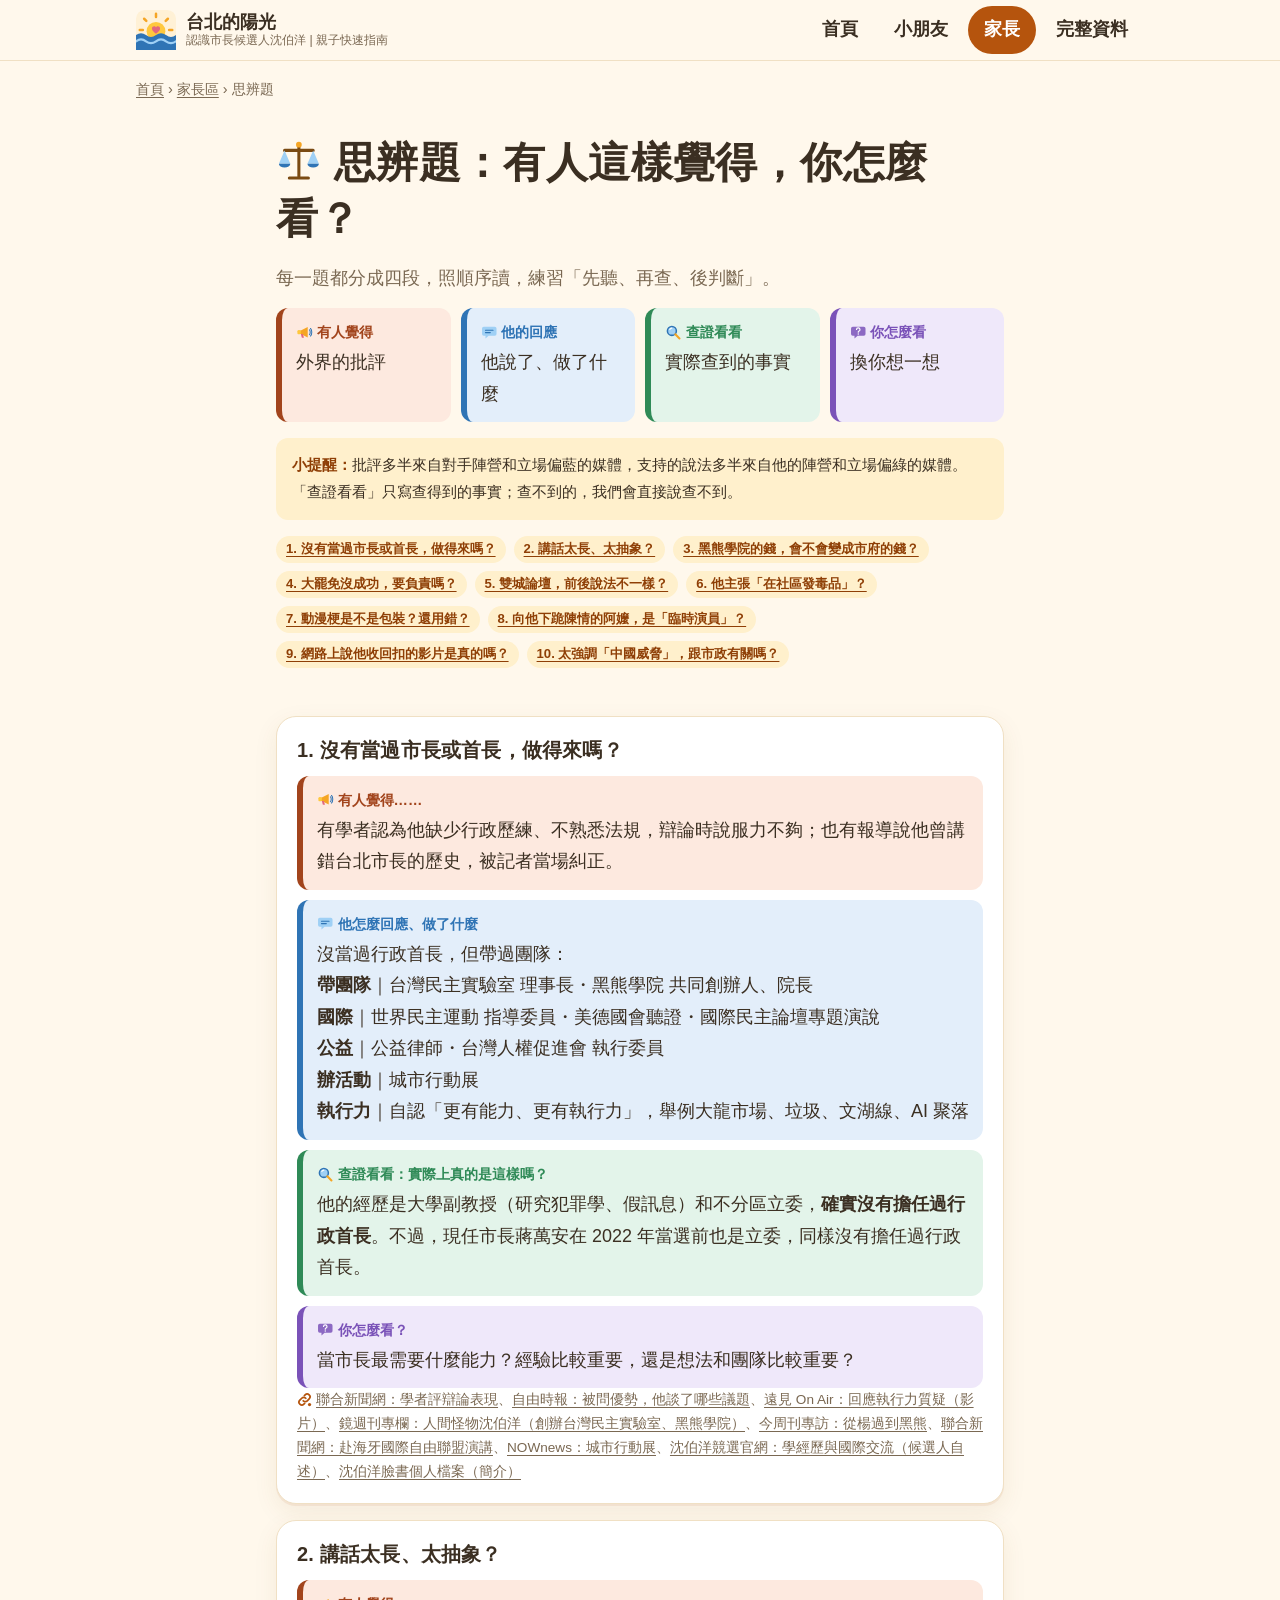
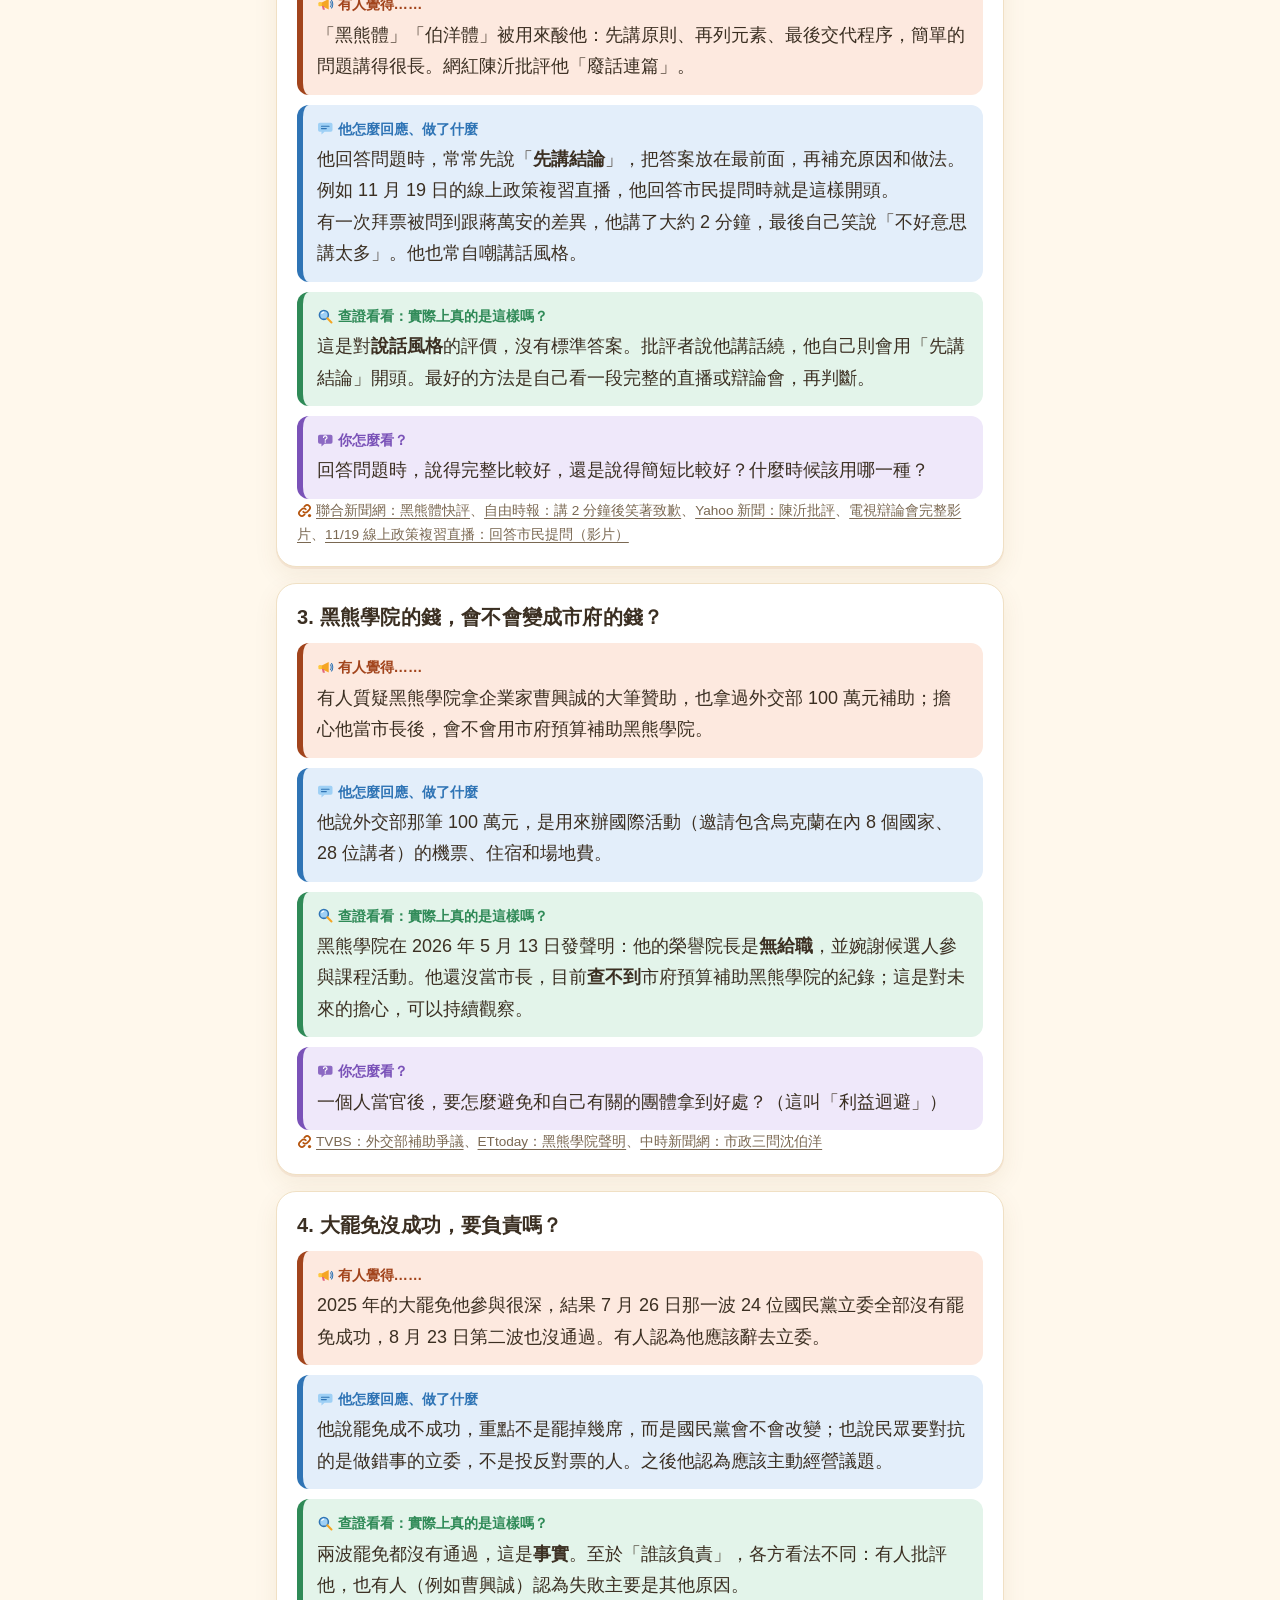
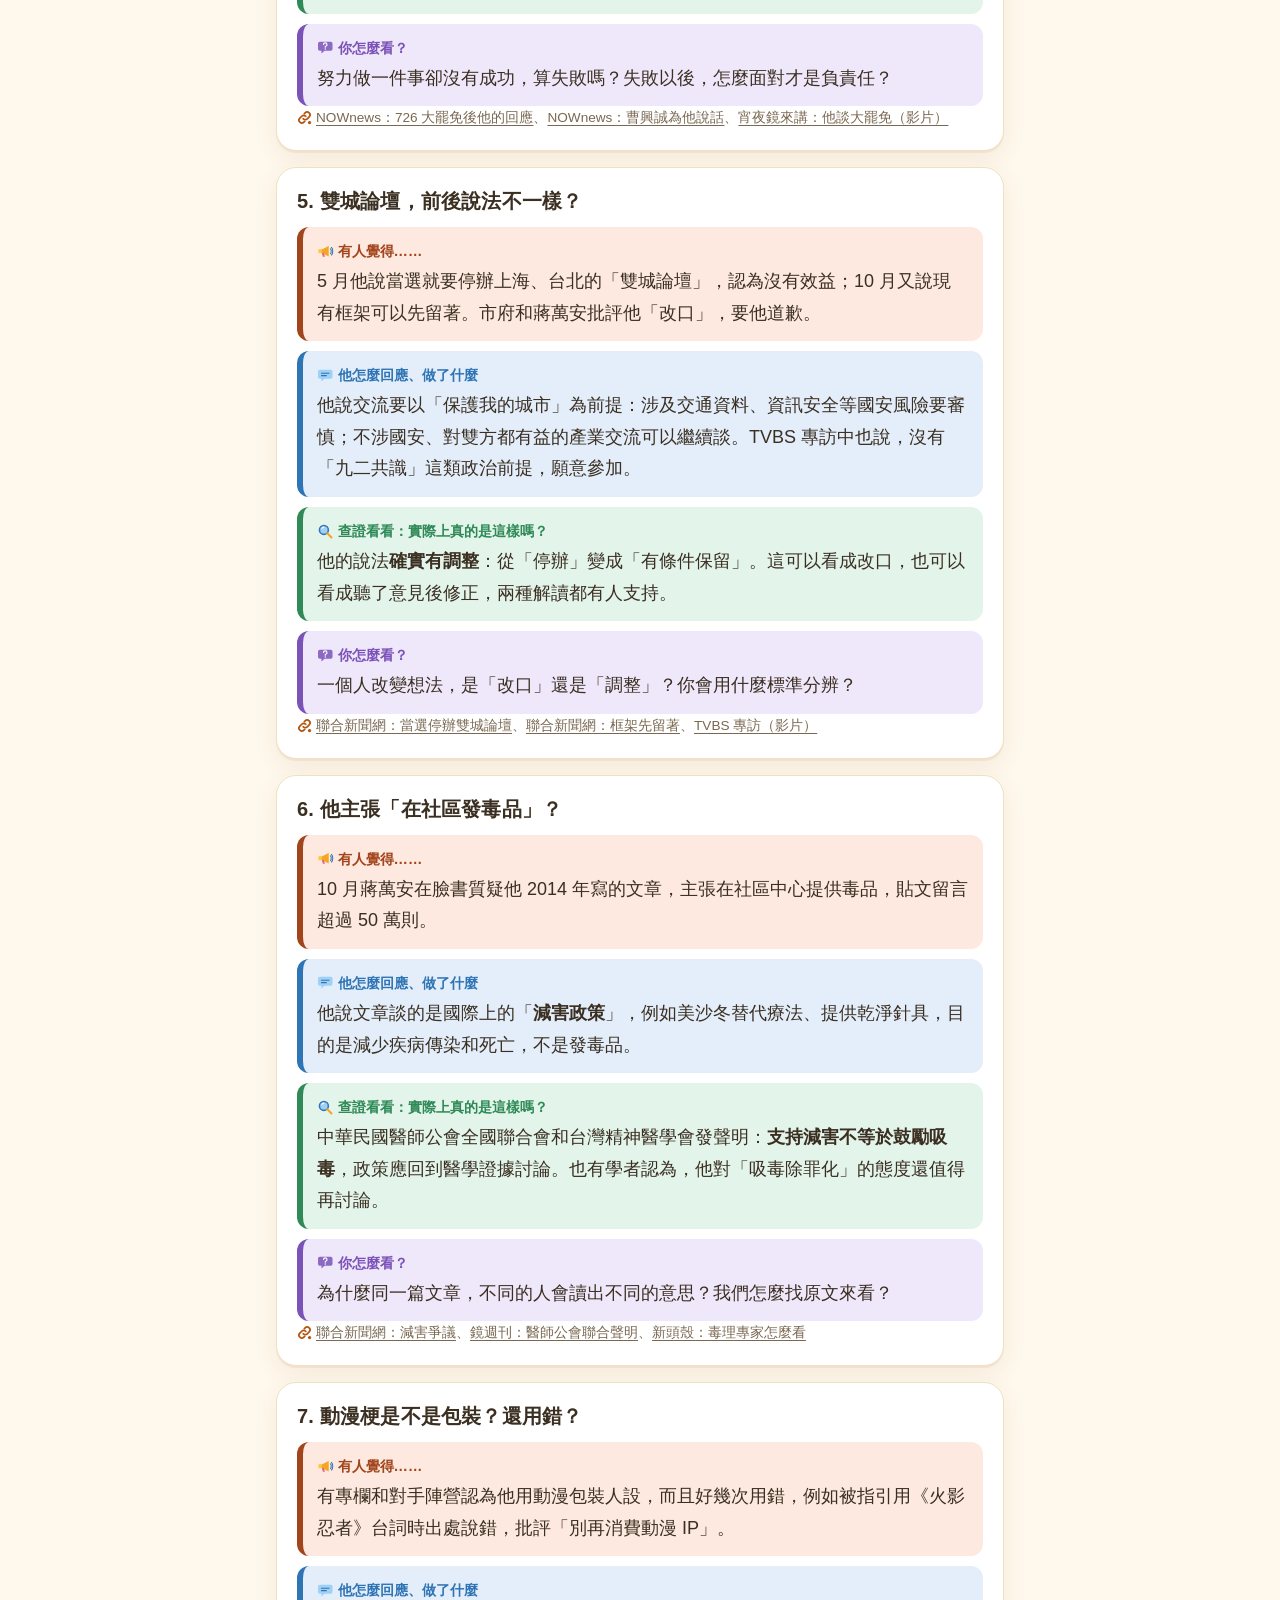
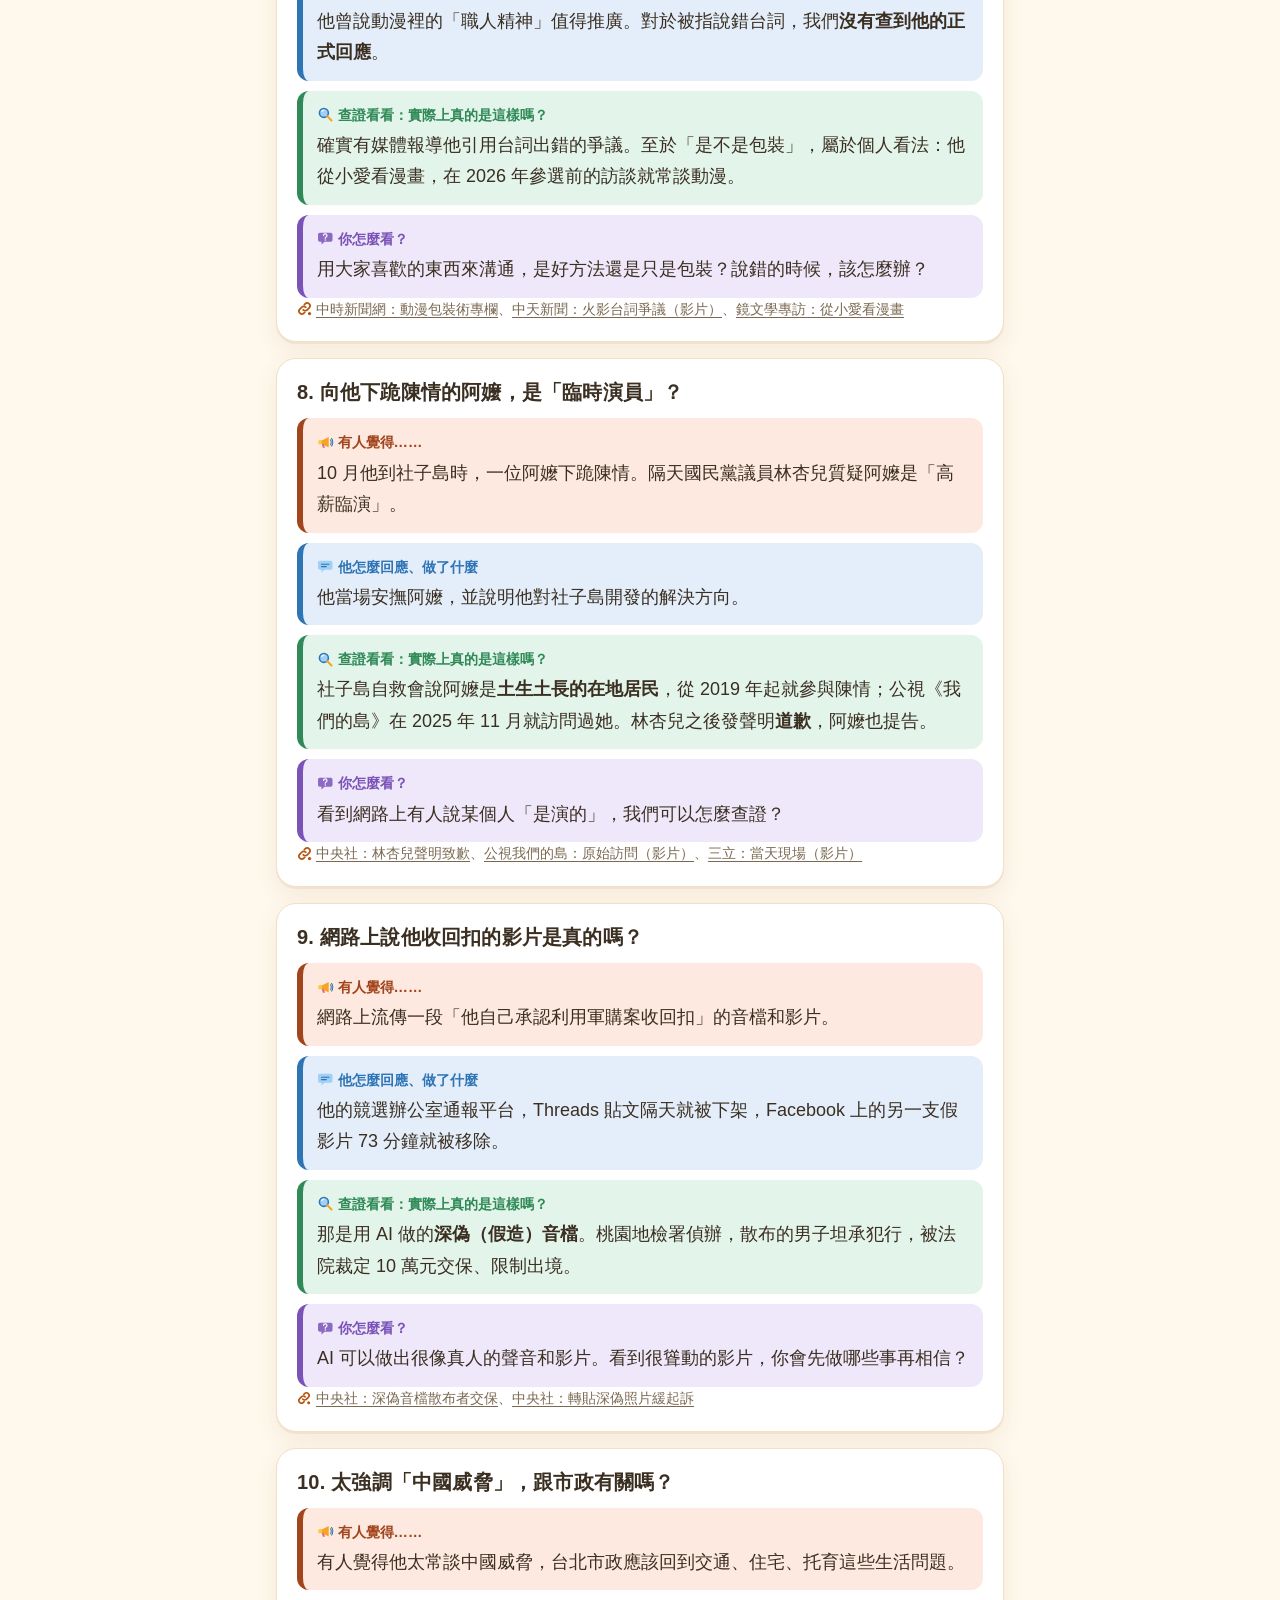
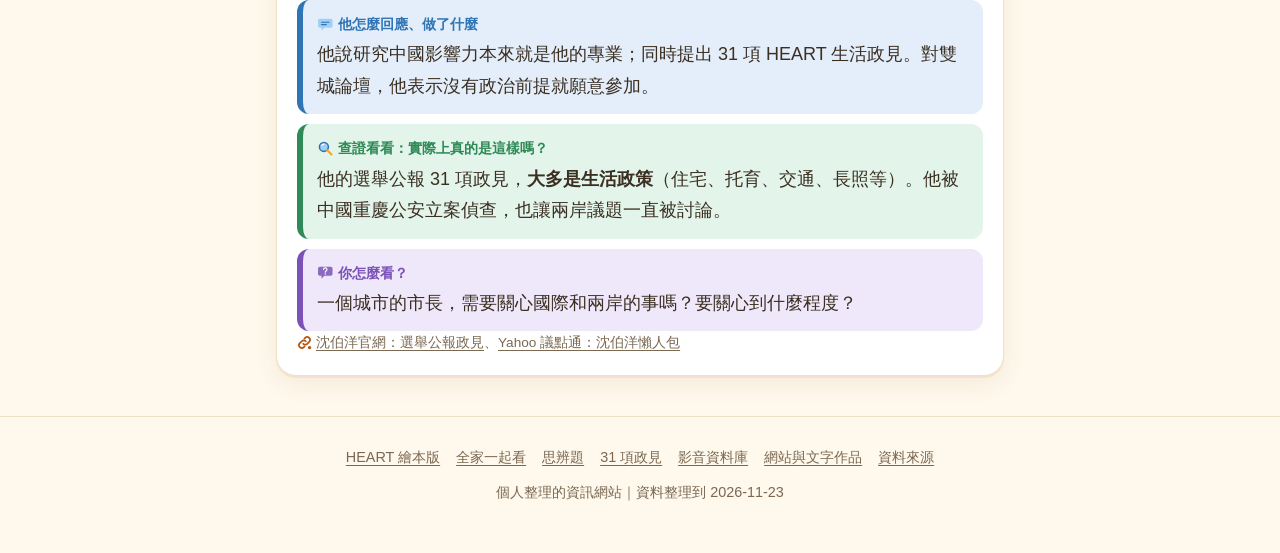
<file: appeal.html>
<!doctype html><html lang="zh-Hant-TW"><head><meta charset="utf-8"><meta http-equiv="refresh" content="0; url=think.html"><link rel="canonical" href="think.html"><title>已搬家</title></head><body><p>這一頁已經搬到 <a href="think.html">思辨題</a>。</p></body></html>
</file>
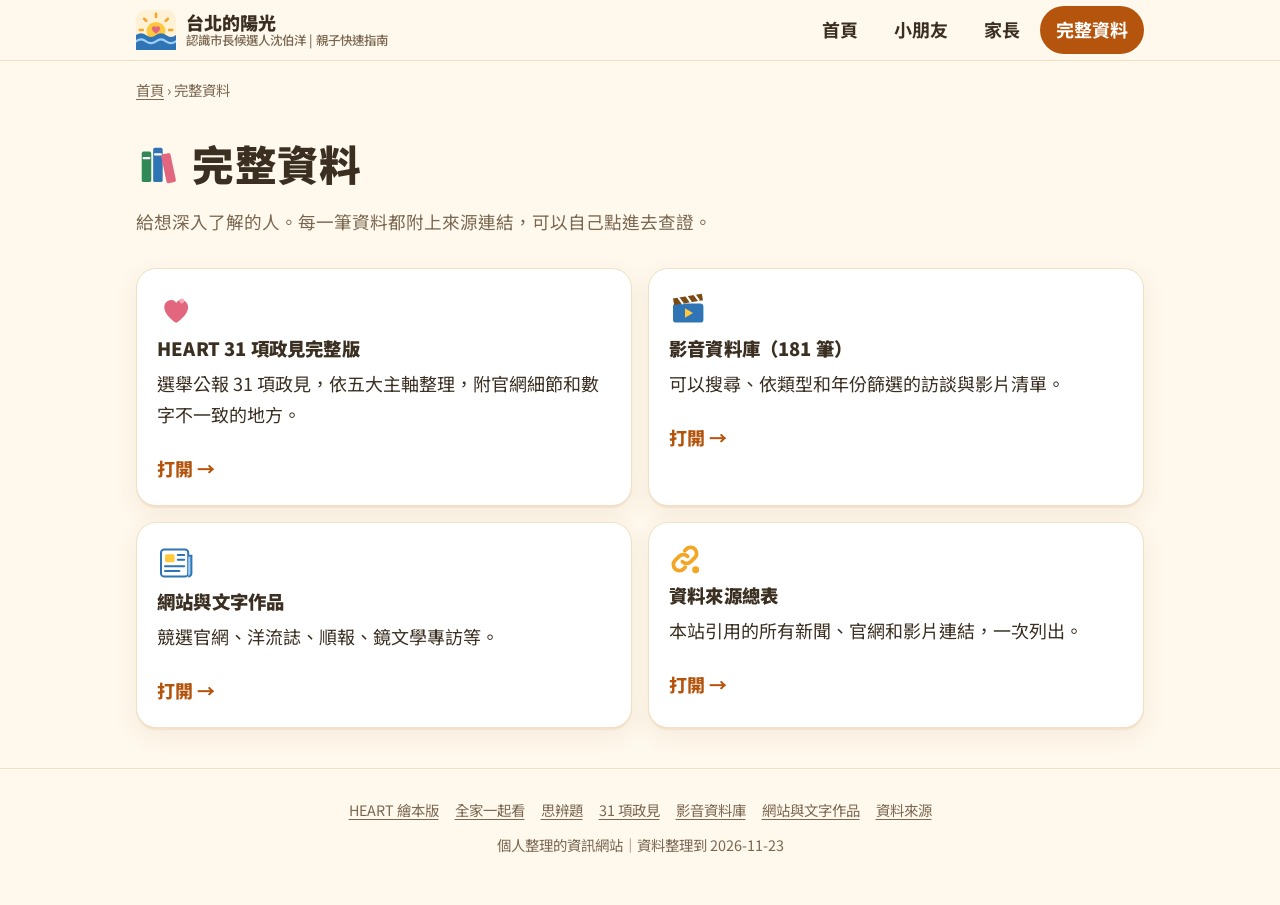
<file: data.html>
<!doctype html>
<html lang="zh-Hant-TW">
<head>
<meta charset="utf-8">
<meta name="viewport" content="width=device-width, initial-scale=1, viewport-fit=cover">
<title>完整資料｜台北的陽光</title>
<meta name="description" content="沈伯洋完整資料區：HEART 31 項政見、影音資料庫、網站與文字作品、全站資料來源。">
<meta property="og:title" content="完整資料｜台北的陽光">
<meta property="og:description" content="沈伯洋完整資料區：HEART 31 項政見、影音資料庫、網站與文字作品、全站資料來源。">
<meta property="og:type" content="website">
<meta property="og:site_name" content="台北的陽光">
<meta property="og:locale" content="zh_TW">
<meta property="og:url" content="https://shelly910732.github.io/puma-guide/data.html">
<meta property="og:image" content="https://shelly910732.github.io/puma-guide/assets/og-image.png?v=21bcf3ff">
<meta property="og:image:width" content="1200">
<meta property="og:image:height" content="630">
<meta property="og:image:alt" content="台北的陽光：認識市長候選人沈伯洋，親子快速指南。台北靠 3 沈伯洋">
<meta name="twitter:card" content="summary_large_image">
<meta name="theme-color" content="#fff8ec">
<link rel="icon" href="assets/favicon.svg?v=5af626d4" type="image/svg+xml">
<link rel="icon" href="assets/icon-192.png?v=5af626d4" sizes="192x192" type="image/png">
<link rel="apple-touch-icon" href="assets/icon-180.png?v=5af626d4">
<link rel="manifest" href="site.webmanifest">
<link rel="preconnect" href="https://fonts.googleapis.com">
<link rel="preconnect" href="https://fonts.gstatic.com" crossorigin>
<link rel="stylesheet" href="https://fonts.googleapis.com/css2?family=Noto+Sans+TC:wght@400;500;700;900&display=swap">
<link rel="stylesheet" href="assets/style.css?v=18416c21">
</head>
<body>
<a class="sr-only" href="#main">跳到主要內容</a>
<header class="site-header">
  <div class="wrap">
    <a class="brand" href="index.html"><img src="assets/favicon.svg?v=5af626d4" width="40" height="40" alt=""><span>台北的陽光<small>認識市長候選人沈伯洋 | 親子快速指南</small></span></a>
    <nav class="top-nav" aria-label="主選單"><a href="index.html">首頁</a><a href="kids.html">小朋友</a><a href="parents.html">家長</a><a href="data.html" aria-current="page">完整資料</a></nav>
  </div>
</header>
<div class="wrap crumb"><a href="index.html">首頁</a> › 完整資料</div>
<main id="main">

<section class="page-hero">
  <div class="wrap">
    <h1><svg class="ic" viewBox="0 0 48 48" aria-hidden="true" focusable="false"><rect x="6" y="10" width="10" height="32" rx="2" fill="#2F8A57"/><rect x="18" y="6" width="10" height="36" rx="2" fill="#2F74B5"/><rect x="29" y="12" width="10" height="31" rx="2" transform="rotate(-12 34 27)" fill="#E2677E"/><path d="M8 17h6M20 13h6" stroke="#FFFFFF" stroke-width="2.4" stroke-linecap="round" stroke-linejoin="round" fill="none"/></svg> 完整資料</h1>
    <p class="lead">給想深入了解的人。每一筆資料都附上來源連結，可以自己點進去查證。</p>
  </div>
</section>
<section class="section" style="padding-top:8px">
  <div class="wrap">
    <div class="grid grid-2">
      <a class="card" href="heart.html"><span class="emoji"><svg class="ic" viewBox="0 0 48 48" aria-hidden="true" focusable="false"><path transform="translate(3 5.75) scale(1.75)" d="M12 21s-8.5-5.2-8.5-11.2C3.5 6.6 5.9 4.5 8.4 4.5c1.7 0 3 .9 3.6 2.2.6-1.3 1.9-2.2 3.6-2.2 2.5 0 4.9 2.1 4.9 5.3C20.5 15.8 12 21 12 21z" fill="#E2677E"/><circle cx="31" cy="15" r="3" fill="#F7A9BA"/></svg></span><h3>HEART 31 項政見完整版</h3><p>選舉公報 31 項政見，依五大主軸整理，附官網細節和數字不一致的地方。</p><span class="go">打開 →</span></a>
      <a class="card" href="videos.html"><span class="emoji"><svg class="ic" viewBox="0 0 48 48" aria-hidden="true" focusable="false"><rect x="5" y="18" width="38" height="24" rx="4" fill="#2F74B5"/><path d="M5 12l36-6 1.5 8-36 6z" fill="#7A4A12"/><path d="M12 11l5 7M22 9l5 7M32 7l5 7" stroke="#FFFFFF" stroke-width="2.6" stroke-linecap="round" stroke-linejoin="round" fill="none"/><path d="M20 24v12l10-6z" fill="#FFC83D"/></svg></span><h3>影音資料庫（181 筆）</h3><p>可以搜尋、依類型和年份篩選的訪談與影片清單。</p><span class="go">打開 →</span></a>
      <a class="card" href="works.html"><span class="emoji"><svg class="ic" viewBox="0 0 48 48" aria-hidden="true" focusable="false"><rect x="5" y="8" width="34" height="34" rx="4" fill="#FFFFFF" stroke="#2F74B5" stroke-width="2.5"/><path d="M39 16h4v22a4 4 0 0 1-4 4" fill="#9FD0F5" stroke="#2F74B5" stroke-width="2.5"/><rect x="10" y="14" width="12" height="10" rx="2" fill="#FFC83D"/><path d="M26 15h8M26 21h8M10 29h24M10 35h18" stroke="#2F74B5" stroke-width="2.6" stroke-linecap="round" stroke-linejoin="round" fill="none"/></svg></span><h3>網站與文字作品</h3><p>競選官網、洋流誌、順報、鏡文學專訪等。</p><span class="go">打開 →</span></a>
      <a class="card" href="sources.html"><span class="emoji ico-link" aria-hidden="true"></span><h3>資料來源總表</h3><p>本站引用的所有新聞、官網和影片連結，一次列出。</p><span class="go">打開 →</span></a>
    </div>
  </div>
</section>
</main>
<footer class="site-footer">
  <div class="wrap">
    <nav aria-label="網站地圖">
      <a href="kids.html">HEART 繪本版</a><a href="family.html">全家一起看</a><a href="think.html">思辨題</a>
      <a href="heart.html">31 項政見</a><a href="videos.html">影音資料庫</a><a href="works.html">網站與文字作品</a><a href="sources.html">資料來源</a>
    </nav>
    <p>個人整理的資訊網站｜資料整理到 2026-11-23</p>
  </div>
</footer>
<nav class="tabbar" aria-label="快速切換"><a href="index.html"><span class="ico" aria-hidden="true"><svg class="ic" viewBox="0 0 48 48" aria-hidden="true" focusable="false"><path d="M6 23 L24 7 L42 23" stroke="#E2677E" stroke-width="4.5" stroke-linecap="round" stroke-linejoin="round" fill="none"/><rect x="11" y="21" width="26" height="20" rx="3" fill="#FFF1D6" stroke="#F5A524" stroke-width="2.5"/><rect x="20" y="28" width="8" height="13" rx="2" fill="#2F74B5"/></svg></span>首頁</a><a href="kids.html"><span class="ico" aria-hidden="true"><svg class="ic" viewBox="0 0 48 48" aria-hidden="true" focusable="false"><circle cx="24" cy="26" r="14" fill="#FFD8A8"/><path d="M10 24c0-10 6-15 14-15s14 5 14 15c-4-6-9-8-14-8s-10 2-14 8z" fill="#7A4A12"/><circle cx="18.68" cy="25.3" r="1.82" fill="#7A4A12"/><circle cx="29.32" cy="25.3" r="1.82" fill="#7A4A12"/><path d="M19.1 30.9 q4.8999999999999995 4.2 9.799999999999999 0" stroke="#7A4A12" stroke-width="1.9600000000000002" stroke-linecap="round" stroke-linejoin="round" fill="none"/><path d="M36 7l1.8 3.6 4 .6-2.9 2.8.7 4-3.6-1.9-3.6 1.9.7-4-2.9-2.8 4-.6z" fill="#FFC83D"/></svg></span>小朋友</a><a href="parents.html"><span class="ico" aria-hidden="true"><svg class="ic" viewBox="0 0 48 48" aria-hidden="true" focusable="false"><circle cx="13" cy="22" r="9" fill="#FFD8A8"/><path d="M4 21c0-7 4-10 9-10s9 3 9 10c-3-4-6-5-9-5s-6 1-9 5z" fill="#7A4A12"/><circle cx="9.58" cy="21.55" r="1.17" fill="#7A4A12"/><circle cx="16.42" cy="21.55" r="1.17" fill="#7A4A12"/><path d="M9.85 25.15 q3.15 2.6999999999999997 6.3 0" stroke="#7A4A12" stroke-width="1.2600000000000002" stroke-linecap="round" stroke-linejoin="round" fill="none"/><circle cx="35" cy="22" r="9" fill="#FFD8A8"/><path d="M26 22c0-8 4-11 9-11s9 3 9 11v6c-1-6-2-9-9-11-5 1-8 4-9 5z" fill="#7A4A12"/><circle cx="31.58" cy="21.55" r="1.17" fill="#7A4A12"/><circle cx="38.42" cy="21.55" r="1.17" fill="#7A4A12"/><path d="M31.85 25.15 q3.15 2.6999999999999997 6.3 0" stroke="#7A4A12" stroke-width="1.2600000000000002" stroke-linecap="round" stroke-linejoin="round" fill="none"/><circle cx="24" cy="36" r="7.5" fill="#FFD8A8"/><path d="M16.5 35c0-6 3-8 7.5-8s7.5 2 7.5 8c-2-3-5-4-7.5-4s-5.5 1-7.5 4z" fill="#F5A524"/><circle cx="21.15" cy="35.625" r="0.9750000000000001" fill="#7A4A12"/><circle cx="26.85" cy="35.625" r="0.9750000000000001" fill="#7A4A12"/><path d="M21.375 38.625 q2.625 2.25 5.25 0" stroke="#7A4A12" stroke-width="1.05" stroke-linecap="round" stroke-linejoin="round" fill="none"/></svg></span>家長</a><a href="data.html" aria-current="page"><span class="ico" aria-hidden="true"><svg class="ic" viewBox="0 0 48 48" aria-hidden="true" focusable="false"><rect x="6" y="10" width="10" height="32" rx="2" fill="#2F8A57"/><rect x="18" y="6" width="10" height="36" rx="2" fill="#2F74B5"/><rect x="29" y="12" width="10" height="31" rx="2" transform="rotate(-12 34 27)" fill="#E2677E"/><path d="M8 17h6M20 13h6" stroke="#FFFFFF" stroke-width="2.4" stroke-linecap="round" stroke-linejoin="round" fill="none"/></svg></span>完整資料</a></nav>
<script src="assets/site.js?v=7175237c" defer></script>
</body>
</html>
</file>
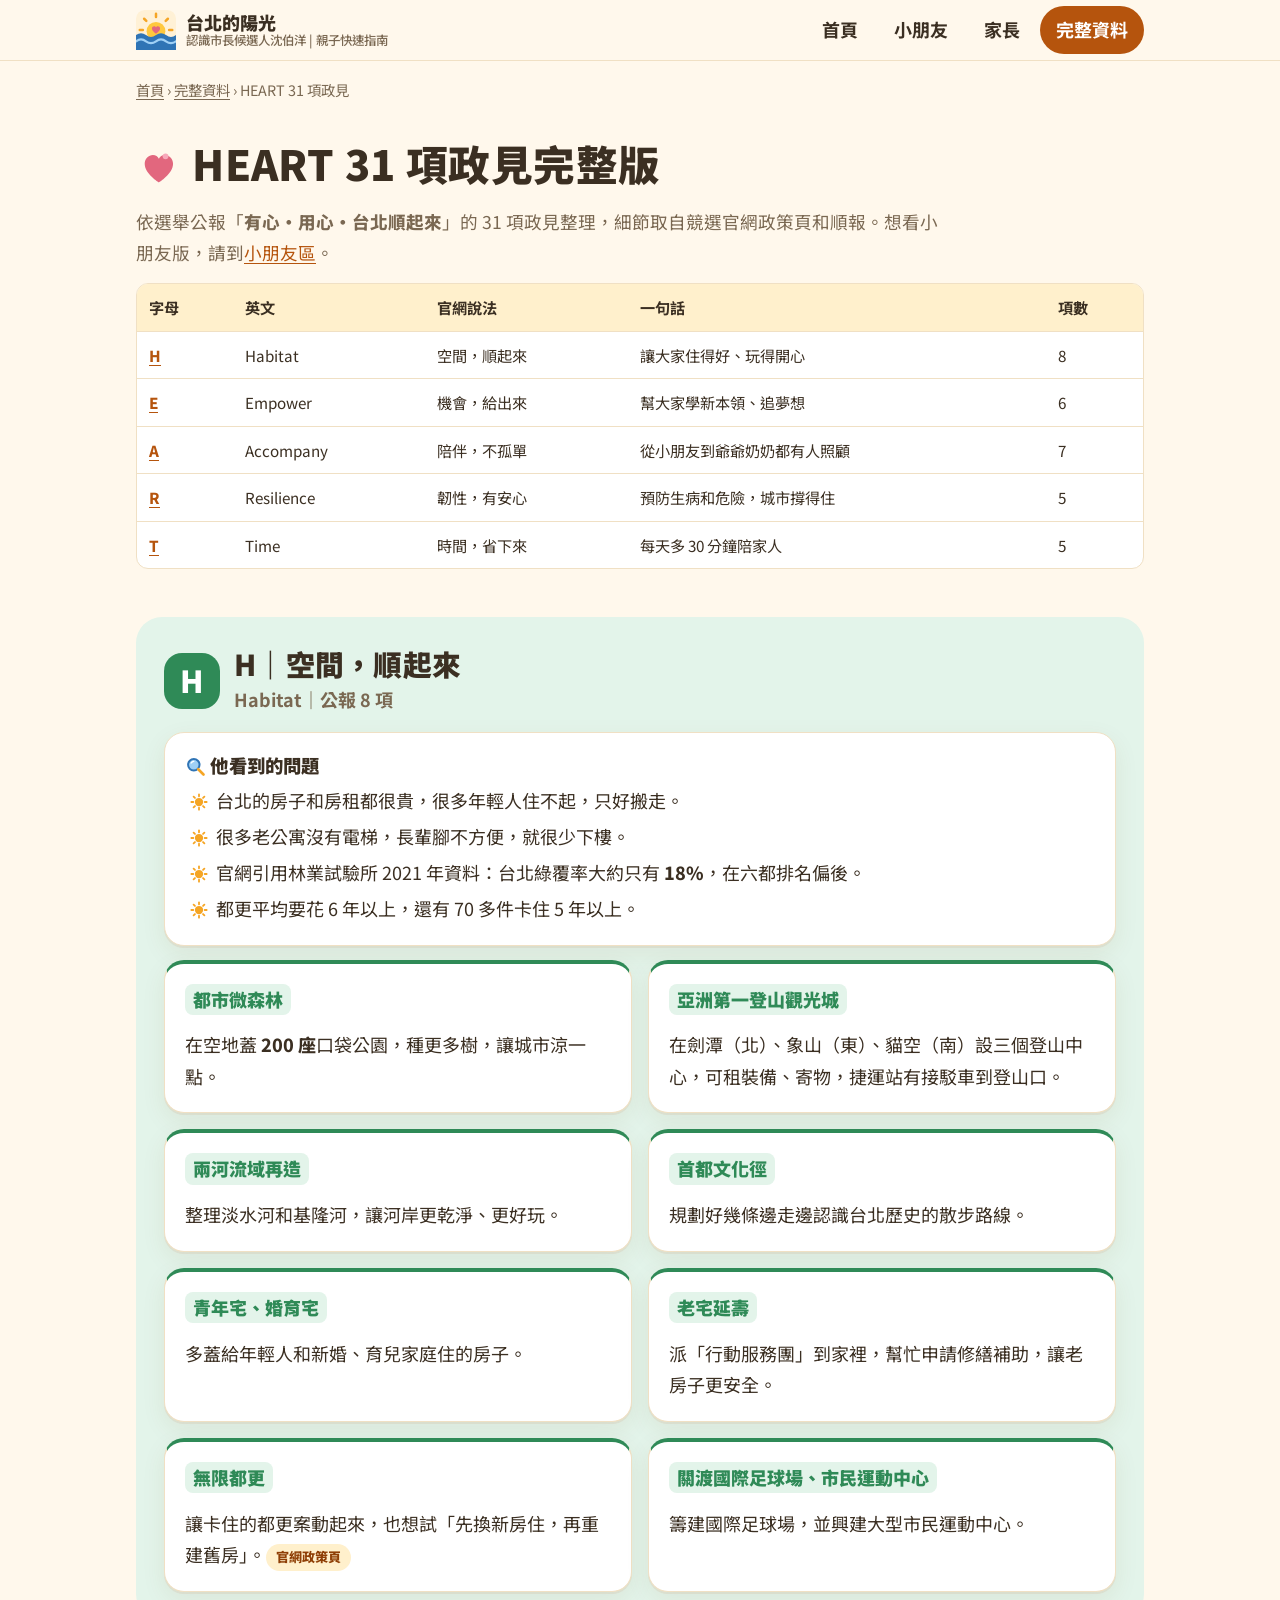
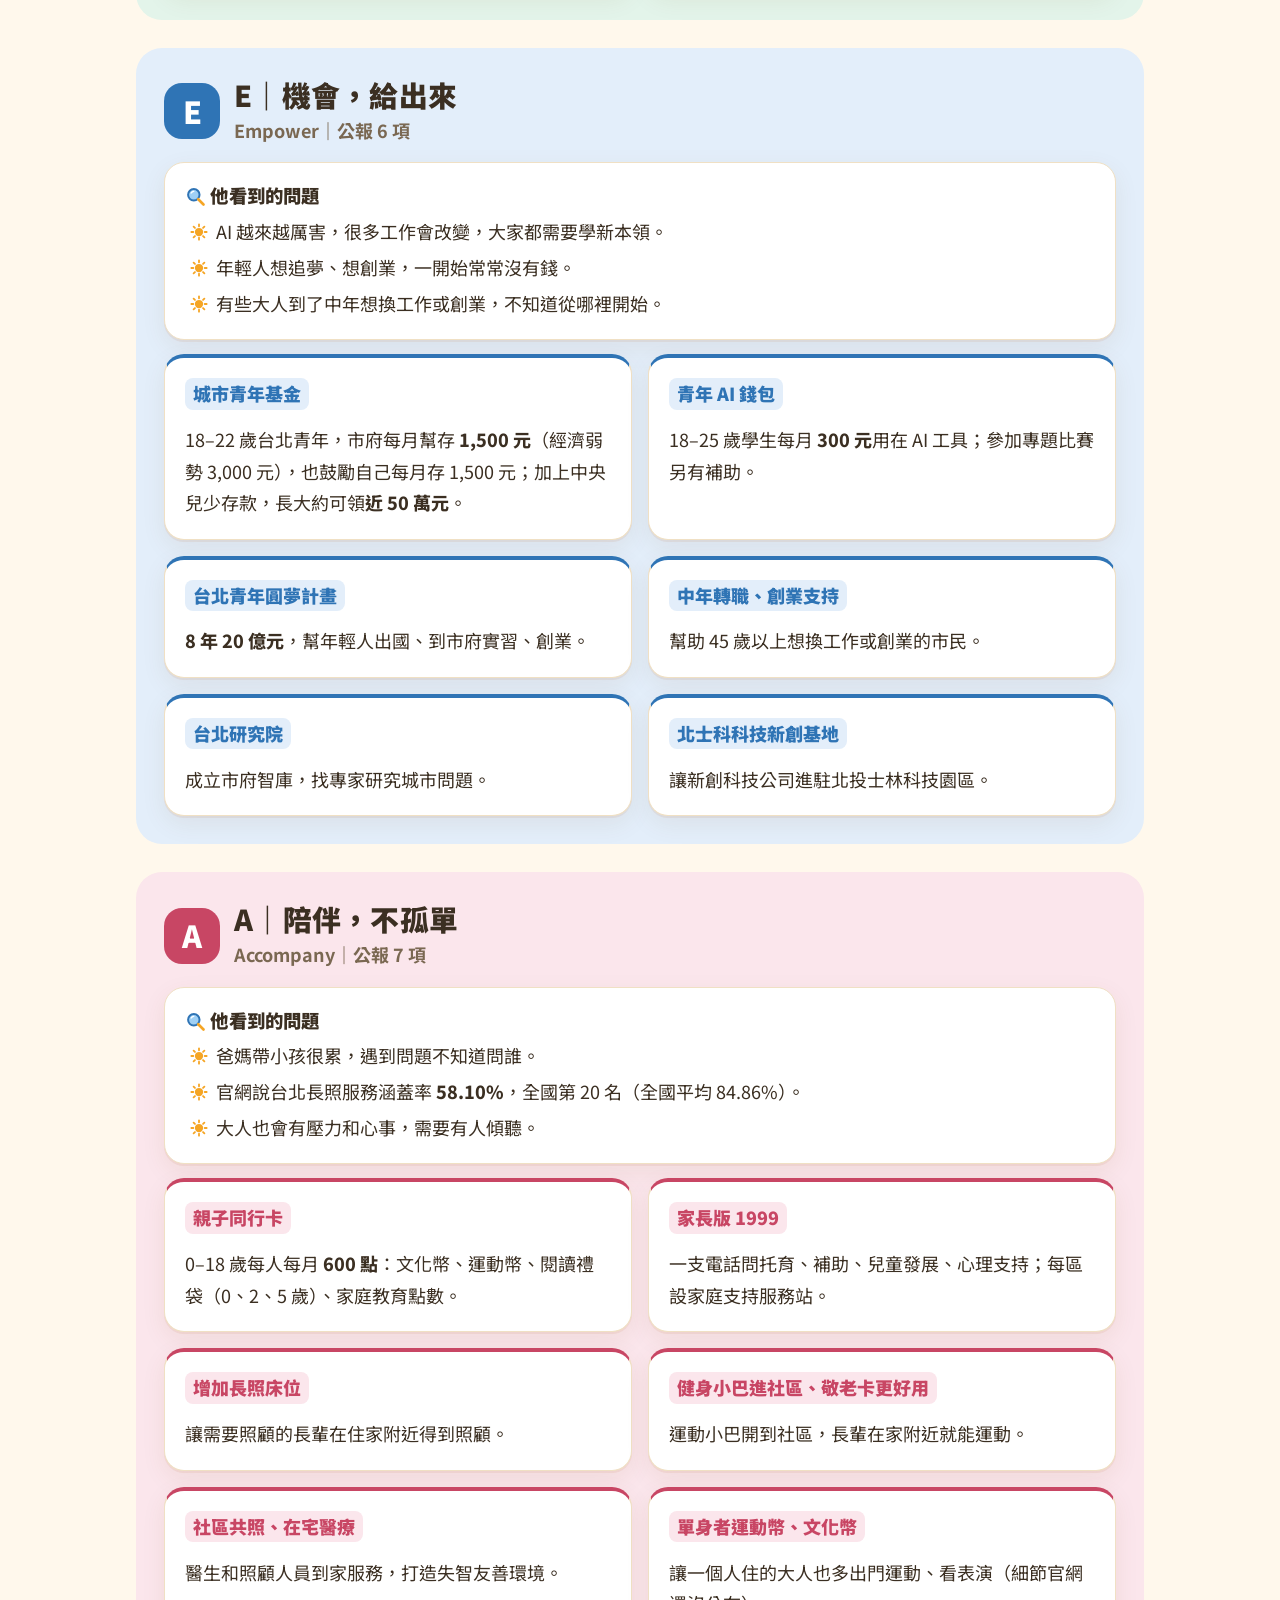
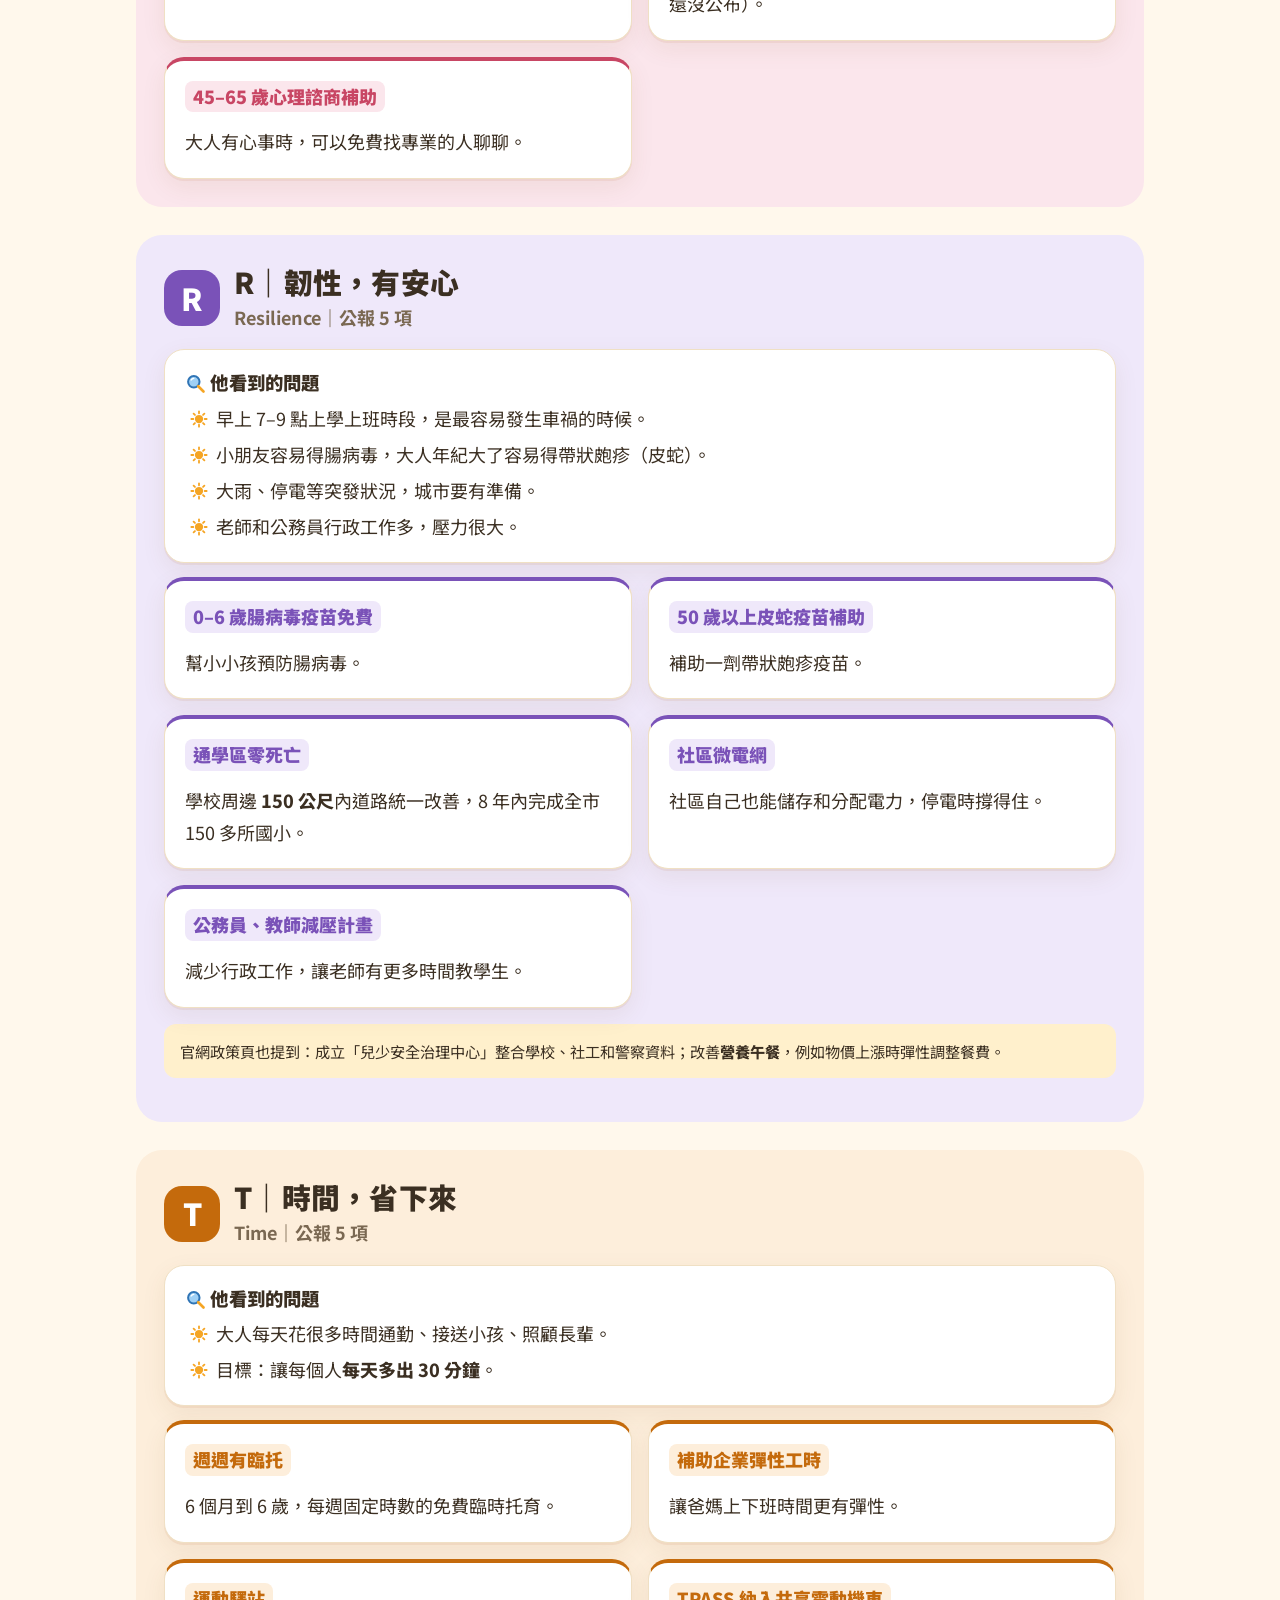
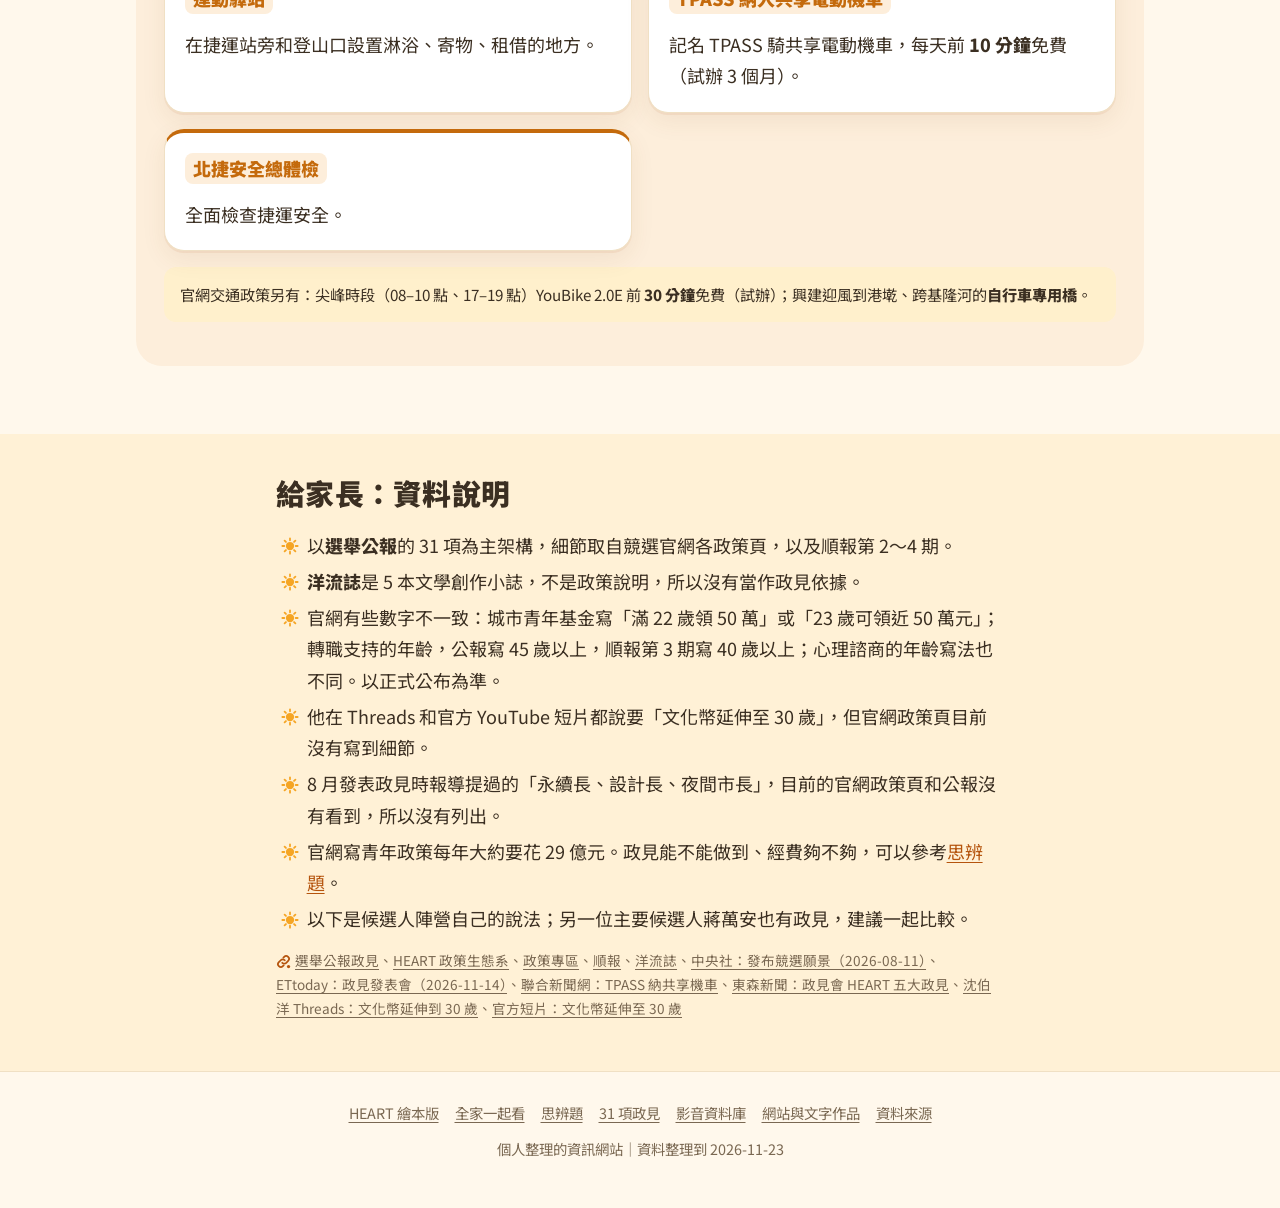
<file: heart.html>
<!doctype html>
<html lang="zh-Hant-TW">
<head>
<meta charset="utf-8">
<meta name="viewport" content="width=device-width, initial-scale=1, viewport-fit=cover">
<title>HEART 31 項政見完整版｜台北的陽光</title>
<meta name="description" content="沈伯洋選舉公報「有心・用心・台北順起來」31 項政見完整整理，依 HEART 五大主軸分類，附官網細節與資料說明。">
<meta property="og:title" content="HEART 31 項政見完整版｜台北的陽光">
<meta property="og:description" content="沈伯洋選舉公報「有心・用心・台北順起來」31 項政見完整整理，依 HEART 五大主軸分類，附官網細節與資料說明。">
<meta property="og:type" content="website">
<meta property="og:site_name" content="台北的陽光">
<meta property="og:locale" content="zh_TW">
<meta property="og:url" content="https://shelly910732.github.io/puma-guide/heart.html">
<meta property="og:image" content="https://shelly910732.github.io/puma-guide/assets/og-image.png?v=21bcf3ff">
<meta property="og:image:width" content="1200">
<meta property="og:image:height" content="630">
<meta property="og:image:alt" content="台北的陽光：認識市長候選人沈伯洋，親子快速指南。台北靠 3 沈伯洋">
<meta name="twitter:card" content="summary_large_image">
<meta name="theme-color" content="#fff8ec">
<link rel="icon" href="assets/favicon.svg?v=5af626d4" type="image/svg+xml">
<link rel="icon" href="assets/icon-192.png?v=5af626d4" sizes="192x192" type="image/png">
<link rel="apple-touch-icon" href="assets/icon-180.png?v=5af626d4">
<link rel="manifest" href="site.webmanifest">
<link rel="preconnect" href="https://fonts.googleapis.com">
<link rel="preconnect" href="https://fonts.gstatic.com" crossorigin>
<link rel="stylesheet" href="https://fonts.googleapis.com/css2?family=Noto+Sans+TC:wght@400;500;700;900&display=swap">
<link rel="stylesheet" href="assets/style.css?v=18416c21">
</head>
<body>
<a class="sr-only" href="#main">跳到主要內容</a>
<header class="site-header">
  <div class="wrap">
    <a class="brand" href="index.html"><img src="assets/favicon.svg?v=5af626d4" width="40" height="40" alt=""><span>台北的陽光<small>認識市長候選人沈伯洋 | 親子快速指南</small></span></a>
    <nav class="top-nav" aria-label="主選單"><a href="index.html">首頁</a><a href="kids.html">小朋友</a><a href="parents.html">家長</a><a href="data.html" aria-current="page">完整資料</a></nav>
  </div>
</header>
<div class="wrap crumb"><a href="index.html">首頁</a> › <a href="data.html">完整資料</a> › HEART 31 項政見</div>
<main id="main">

<section class="page-hero">
  <div class="wrap">
    <h1><svg class="ic" viewBox="0 0 48 48" aria-hidden="true" focusable="false"><path transform="translate(3 5.75) scale(1.75)" d="M12 21s-8.5-5.2-8.5-11.2C3.5 6.6 5.9 4.5 8.4 4.5c1.7 0 3 .9 3.6 2.2.6-1.3 1.9-2.2 3.6-2.2 2.5 0 4.9 2.1 4.9 5.3C20.5 15.8 12 21 12 21z" fill="#E2677E"/><circle cx="31" cy="15" r="3" fill="#F7A9BA"/></svg> HEART 31 項政見完整版</h1>
    <p class="lead">依選舉公報「<b>有心・用心・台北順起來</b>」的 31 項政見整理，細節取自競選官網政策頁和順報。想看小朋友版，請到<a href="kids.html">小朋友區</a>。</p>
    <div class="table-wrap"><table>
      <tr><th>字母</th><th>英文</th><th>官網說法</th><th>一句話</th><th>項數</th></tr>
      <tr><td><a href="#H"><b>H</b></a></td><td>Habitat</td><td>空間，順起來</td><td>讓大家住得好、玩得開心</td><td>8</td></tr><tr><td><a href="#E"><b>E</b></a></td><td>Empower</td><td>機會，給出來</td><td>幫大家學新本領、追夢想</td><td>6</td></tr><tr><td><a href="#A"><b>A</b></a></td><td>Accompany</td><td>陪伴，不孤單</td><td>從小朋友到爺爺奶奶都有人照顧</td><td>7</td></tr><tr><td><a href="#R"><b>R</b></a></td><td>Resilience</td><td>韌性，有安心</td><td>預防生病和危險，城市撐得住</td><td>5</td></tr><tr><td><a href="#T"><b>T</b></a></td><td>Time</td><td>時間，省下來</td><td>每天多 30 分鐘陪家人</td><td>5</td></tr>
    </table></div>
  </div>
</section>

<section class="section">
  <div class="wrap">
  <article class="heart-block L-H" id="H">
    <header><span class="letter">H</span><div><h2>H｜空間，順起來</h2><p>Habitat｜公報 8 項</p></div></header>
    <div class="card" style="margin-bottom:14px"><h3><svg class="ic" viewBox="0 0 48 48" aria-hidden="true" focusable="false"><circle cx="20" cy="20" r="13" fill="#9FD0F5" stroke="#2F74B5" stroke-width="4.5"/><path d="M30 30l12 12" stroke="#F5A524" stroke-width="6" stroke-linecap="round" stroke-linejoin="round" fill="none"/><path d="M14 16a7 7 0 0 1 6-4" stroke="#FFFFFF" stroke-width="3" stroke-linecap="round" stroke-linejoin="round" fill="none"/></svg> 他看到的問題</h3><ul><li>台北的房子和房租都很貴，很多年輕人住不起，只好搬走。</li><li>很多老公寓沒有電梯，長輩腳不方便，就很少下樓。</li><li>官網引用林業試驗所 2021 年資料：台北綠覆率大約只有 <b>18%</b>，在六都排名偏後。</li><li>都更平均要花 6 年以上，還有 70 多件卡住 5 年以上。</li></ul></div>
    <div class="grid grid-2">
      <div class="card policy"><p><span class="name">都市微森林</span></p><p>在空地蓋 <b>200 座</b>口袋公園，種更多樹，讓城市涼一點。</p></div><div class="card policy"><p><span class="name">亞洲第一登山觀光城</span></p><p>在劍潭（北）、象山（東）、貓空（南）設三個登山中心，可租裝備、寄物，捷運站有接駁車到登山口。</p></div><div class="card policy"><p><span class="name">兩河流域再造</span></p><p>整理淡水河和基隆河，讓河岸更乾淨、更好玩。</p></div><div class="card policy"><p><span class="name">首都文化徑</span></p><p>規劃好幾條邊走邊認識台北歷史的散步路線。</p></div><div class="card policy"><p><span class="name">青年宅、婚育宅</span></p><p>多蓋給年輕人和新婚、育兒家庭住的房子。</p></div><div class="card policy"><p><span class="name">老宅延壽</span></p><p>派「行動服務團」到家裡，幫忙申請修繕補助，讓老房子更安全。</p></div><div class="card policy"><p><span class="name">無限都更</span></p><p>讓卡住的都更案動起來，也想試「先換新房住，再重建舊房」。<span class="chip">官網政策頁</span></p></div><div class="card policy"><p><span class="name">關渡國際足球場、市民運動中心</span></p><p>籌建國際足球場，並興建大型市民運動中心。</p></div>
    </div>
    
  </article><article class="heart-block L-E" id="E">
    <header><span class="letter">E</span><div><h2>E｜機會，給出來</h2><p>Empower｜公報 6 項</p></div></header>
    <div class="card" style="margin-bottom:14px"><h3><svg class="ic" viewBox="0 0 48 48" aria-hidden="true" focusable="false"><circle cx="20" cy="20" r="13" fill="#9FD0F5" stroke="#2F74B5" stroke-width="4.5"/><path d="M30 30l12 12" stroke="#F5A524" stroke-width="6" stroke-linecap="round" stroke-linejoin="round" fill="none"/><path d="M14 16a7 7 0 0 1 6-4" stroke="#FFFFFF" stroke-width="3" stroke-linecap="round" stroke-linejoin="round" fill="none"/></svg> 他看到的問題</h3><ul><li>AI 越來越厲害，很多工作會改變，大家都需要學新本領。</li><li>年輕人想追夢、想創業，一開始常常沒有錢。</li><li>有些大人到了中年想換工作或創業，不知道從哪裡開始。</li></ul></div>
    <div class="grid grid-2">
      <div class="card policy"><p><span class="name">城市青年基金</span></p><p>18–22 歲台北青年，市府每月幫存 <b>1,500 元</b>（經濟弱勢 3,000 元），也鼓勵自己每月存 1,500 元；加上中央兒少存款，長大約可領<b>近 50 萬元</b>。</p></div><div class="card policy"><p><span class="name">青年 AI 錢包</span></p><p>18–25 歲學生每月 <b>300 元</b>用在 AI 工具；參加專題比賽另有補助。</p></div><div class="card policy"><p><span class="name">台北青年圓夢計畫</span></p><p><b>8 年 20 億元</b>，幫年輕人出國、到市府實習、創業。</p></div><div class="card policy"><p><span class="name">中年轉職、創業支持</span></p><p>幫助 45 歲以上想換工作或創業的市民。</p></div><div class="card policy"><p><span class="name">台北研究院</span></p><p>成立市府智庫，找專家研究城市問題。</p></div><div class="card policy"><p><span class="name">北士科科技新創基地</span></p><p>讓新創科技公司進駐北投士林科技園區。</p></div>
    </div>
    
  </article><article class="heart-block L-A" id="A">
    <header><span class="letter">A</span><div><h2>A｜陪伴，不孤單</h2><p>Accompany｜公報 7 項</p></div></header>
    <div class="card" style="margin-bottom:14px"><h3><svg class="ic" viewBox="0 0 48 48" aria-hidden="true" focusable="false"><circle cx="20" cy="20" r="13" fill="#9FD0F5" stroke="#2F74B5" stroke-width="4.5"/><path d="M30 30l12 12" stroke="#F5A524" stroke-width="6" stroke-linecap="round" stroke-linejoin="round" fill="none"/><path d="M14 16a7 7 0 0 1 6-4" stroke="#FFFFFF" stroke-width="3" stroke-linecap="round" stroke-linejoin="round" fill="none"/></svg> 他看到的問題</h3><ul><li>爸媽帶小孩很累，遇到問題不知道問誰。</li><li>官網說台北長照服務涵蓋率 <b>58.10%</b>，全國第 20 名（全國平均 84.86%）。</li><li>大人也會有壓力和心事，需要有人傾聽。</li></ul></div>
    <div class="grid grid-2">
      <div class="card policy"><p><span class="name">親子同行卡</span></p><p>0–18 歲每人每月 <b>600 點</b>：文化幣、運動幣、閱讀禮袋（0、2、5 歲）、家庭教育點數。</p></div><div class="card policy"><p><span class="name">家長版 1999</span></p><p>一支電話問托育、補助、兒童發展、心理支持；每區設家庭支持服務站。</p></div><div class="card policy"><p><span class="name">增加長照床位</span></p><p>讓需要照顧的長輩在住家附近得到照顧。</p></div><div class="card policy"><p><span class="name">健身小巴進社區、敬老卡更好用</span></p><p>運動小巴開到社區，長輩在家附近就能運動。</p></div><div class="card policy"><p><span class="name">社區共照、在宅醫療</span></p><p>醫生和照顧人員到家服務，打造失智友善環境。</p></div><div class="card policy"><p><span class="name">單身者運動幣、文化幣</span></p><p>讓一個人住的大人也多出門運動、看表演（細節官網還沒公布）。</p></div><div class="card policy"><p><span class="name">45–65 歲心理諮商補助</span></p><p>大人有心事時，可以免費找專業的人聊聊。</p></div>
    </div>
    
  </article><article class="heart-block L-R" id="R">
    <header><span class="letter">R</span><div><h2>R｜韌性，有安心</h2><p>Resilience｜公報 5 項</p></div></header>
    <div class="card" style="margin-bottom:14px"><h3><svg class="ic" viewBox="0 0 48 48" aria-hidden="true" focusable="false"><circle cx="20" cy="20" r="13" fill="#9FD0F5" stroke="#2F74B5" stroke-width="4.5"/><path d="M30 30l12 12" stroke="#F5A524" stroke-width="6" stroke-linecap="round" stroke-linejoin="round" fill="none"/><path d="M14 16a7 7 0 0 1 6-4" stroke="#FFFFFF" stroke-width="3" stroke-linecap="round" stroke-linejoin="round" fill="none"/></svg> 他看到的問題</h3><ul><li>早上 7–9 點上學上班時段，是最容易發生車禍的時候。</li><li>小朋友容易得腸病毒，大人年紀大了容易得帶狀皰疹（皮蛇）。</li><li>大雨、停電等突發狀況，城市要有準備。</li><li>老師和公務員行政工作多，壓力很大。</li></ul></div>
    <div class="grid grid-2">
      <div class="card policy"><p><span class="name">0–6 歲腸病毒疫苗免費</span></p><p>幫小小孩預防腸病毒。</p></div><div class="card policy"><p><span class="name">50 歲以上皮蛇疫苗補助</span></p><p>補助一劑帶狀皰疹疫苗。</p></div><div class="card policy"><p><span class="name">通學區零死亡</span></p><p>學校周邊 <b>150 公尺</b>內道路統一改善，8 年內完成全市 150 多所國小。</p></div><div class="card policy"><p><span class="name">社區微電網</span></p><p>社區自己也能儲存和分配電力，停電時撐得住。</p></div><div class="card policy"><p><span class="name">公務員、教師減壓計畫</span></p><p>減少行政工作，讓老師有更多時間教學生。</p></div>
    </div>
    <div class="note">官網政策頁也提到：成立「兒少安全治理中心」整合學校、社工和警察資料；改善<b>營養午餐</b>，例如物價上漲時彈性調整餐費。</div>
  </article><article class="heart-block L-T" id="T">
    <header><span class="letter">T</span><div><h2>T｜時間，省下來</h2><p>Time｜公報 5 項</p></div></header>
    <div class="card" style="margin-bottom:14px"><h3><svg class="ic" viewBox="0 0 48 48" aria-hidden="true" focusable="false"><circle cx="20" cy="20" r="13" fill="#9FD0F5" stroke="#2F74B5" stroke-width="4.5"/><path d="M30 30l12 12" stroke="#F5A524" stroke-width="6" stroke-linecap="round" stroke-linejoin="round" fill="none"/><path d="M14 16a7 7 0 0 1 6-4" stroke="#FFFFFF" stroke-width="3" stroke-linecap="round" stroke-linejoin="round" fill="none"/></svg> 他看到的問題</h3><ul><li>大人每天花很多時間通勤、接送小孩、照顧長輩。</li><li>目標：讓每個人<b>每天多出 30 分鐘</b>。</li></ul></div>
    <div class="grid grid-2">
      <div class="card policy"><p><span class="name">週週有臨托</span></p><p>6 個月到 6 歲，每週固定時數的免費臨時托育。</p></div><div class="card policy"><p><span class="name">補助企業彈性工時</span></p><p>讓爸媽上下班時間更有彈性。</p></div><div class="card policy"><p><span class="name">運動驛站</span></p><p>在捷運站旁和登山口設置淋浴、寄物、租借的地方。</p></div><div class="card policy"><p><span class="name">TPASS 納入共享電動機車</span></p><p>記名 TPASS 騎共享電動機車，每天前 <b>10 分鐘</b>免費（試辦 3 個月）。</p></div><div class="card policy"><p><span class="name">北捷安全總體檢</span></p><p>全面檢查捷運安全。</p></div>
    </div>
    <div class="note">官網交通政策另有：尖峰時段（08–10 點、17–19 點）YouBike 2.0E 前 <b>30 分鐘</b>免費（試辦）；興建迎風到港墘、跨基隆河的<b>自行車專用橋</b>。</div>
  </article>
  </div>
</section>

<section class="section alt">
  <div class="wrap narrow">
    <h2>給家長：資料說明</h2>
    <ul>
      <li>以<b>選舉公報</b>的 31 項為主架構，細節取自競選官網各政策頁，以及順報第 2～4 期。</li>
      <li><b>洋流誌</b>是 5 本文學創作小誌，不是政策說明，所以沒有當作政見依據。</li>
      <li>官網有些數字不一致：城市青年基金寫「滿 22 歲領 50 萬」或「23 歲可領近 50 萬元」；轉職支持的年齡，公報寫 45 歲以上，順報第 3 期寫 40 歲以上；心理諮商的年齡寫法也不同。以正式公布為準。</li>
      <li>他在 Threads 和官方 YouTube 短片都說要「文化幣延伸至 30 歲」，但官網政策頁目前沒有寫到細節。</li>
      <li>8 月發表政見時報導提過的「永續長、設計長、夜間市長」，目前的官網政策頁和公報沒有看到，所以沒有列出。</li>
      <li>官網寫青年政策每年大約要花 29 億元。政見能不能做到、經費夠不夠，可以參考<a href="think.html">思辨題</a>。</li>
      <li>以下是候選人陣營自己的說法；另一位主要候選人蔣萬安也有政見，建議一起比較。</li>
    </ul>
    <p class="src"><a href="https://puma.taipei/election-bulletin">選舉公報政見</a>、<a href="https://puma.taipei/heart">HEART 政策生態系</a>、<a href="https://puma.taipei/policies">政策專區</a>、<a href="https://puma.taipei/soon-daily">順報</a>、<a href="https://puma.taipei/soonmook">洋流誌</a>、<a href="https://www.cna.com.tw/news/aloc/202608110044.aspx">中央社：發布競選願景（2026-08-11）</a>、<a href="https://www.ettoday.net/news/20261114/3272185.htm">ETtoday：政見發表會（2026-11-14）</a>、<a href="https://udn.com/news/story/124652/9683613">聯合新聞網：TPASS 納共享機車</a>、<a href="https://news.ebc.net.tw/news/politics/580675">東森新聞：政見會 HEART 五大政見</a>、<a href="https://www.threads.com/@pumashen/video/DfgNf70mfGS/">沈伯洋 Threads：文化幣延伸到 30 歲</a>、<a href="https://www.youtube.com/watch?v=EP0MTCvkQ2g">官方短片：文化幣延伸至 30 歲</a></p>
  </div>
</section>
</main>
<footer class="site-footer">
  <div class="wrap">
    <nav aria-label="網站地圖">
      <a href="kids.html">HEART 繪本版</a><a href="family.html">全家一起看</a><a href="think.html">思辨題</a>
      <a href="heart.html">31 項政見</a><a href="videos.html">影音資料庫</a><a href="works.html">網站與文字作品</a><a href="sources.html">資料來源</a>
    </nav>
    <p>個人整理的資訊網站｜資料整理到 2026-11-23</p>
  </div>
</footer>
<nav class="tabbar" aria-label="快速切換"><a href="index.html"><span class="ico" aria-hidden="true"><svg class="ic" viewBox="0 0 48 48" aria-hidden="true" focusable="false"><path d="M6 23 L24 7 L42 23" stroke="#E2677E" stroke-width="4.5" stroke-linecap="round" stroke-linejoin="round" fill="none"/><rect x="11" y="21" width="26" height="20" rx="3" fill="#FFF1D6" stroke="#F5A524" stroke-width="2.5"/><rect x="20" y="28" width="8" height="13" rx="2" fill="#2F74B5"/></svg></span>首頁</a><a href="kids.html"><span class="ico" aria-hidden="true"><svg class="ic" viewBox="0 0 48 48" aria-hidden="true" focusable="false"><circle cx="24" cy="26" r="14" fill="#FFD8A8"/><path d="M10 24c0-10 6-15 14-15s14 5 14 15c-4-6-9-8-14-8s-10 2-14 8z" fill="#7A4A12"/><circle cx="18.68" cy="25.3" r="1.82" fill="#7A4A12"/><circle cx="29.32" cy="25.3" r="1.82" fill="#7A4A12"/><path d="M19.1 30.9 q4.8999999999999995 4.2 9.799999999999999 0" stroke="#7A4A12" stroke-width="1.9600000000000002" stroke-linecap="round" stroke-linejoin="round" fill="none"/><path d="M36 7l1.8 3.6 4 .6-2.9 2.8.7 4-3.6-1.9-3.6 1.9.7-4-2.9-2.8 4-.6z" fill="#FFC83D"/></svg></span>小朋友</a><a href="parents.html"><span class="ico" aria-hidden="true"><svg class="ic" viewBox="0 0 48 48" aria-hidden="true" focusable="false"><circle cx="13" cy="22" r="9" fill="#FFD8A8"/><path d="M4 21c0-7 4-10 9-10s9 3 9 10c-3-4-6-5-9-5s-6 1-9 5z" fill="#7A4A12"/><circle cx="9.58" cy="21.55" r="1.17" fill="#7A4A12"/><circle cx="16.42" cy="21.55" r="1.17" fill="#7A4A12"/><path d="M9.85 25.15 q3.15 2.6999999999999997 6.3 0" stroke="#7A4A12" stroke-width="1.2600000000000002" stroke-linecap="round" stroke-linejoin="round" fill="none"/><circle cx="35" cy="22" r="9" fill="#FFD8A8"/><path d="M26 22c0-8 4-11 9-11s9 3 9 11v6c-1-6-2-9-9-11-5 1-8 4-9 5z" fill="#7A4A12"/><circle cx="31.58" cy="21.55" r="1.17" fill="#7A4A12"/><circle cx="38.42" cy="21.55" r="1.17" fill="#7A4A12"/><path d="M31.85 25.15 q3.15 2.6999999999999997 6.3 0" stroke="#7A4A12" stroke-width="1.2600000000000002" stroke-linecap="round" stroke-linejoin="round" fill="none"/><circle cx="24" cy="36" r="7.5" fill="#FFD8A8"/><path d="M16.5 35c0-6 3-8 7.5-8s7.5 2 7.5 8c-2-3-5-4-7.5-4s-5.5 1-7.5 4z" fill="#F5A524"/><circle cx="21.15" cy="35.625" r="0.9750000000000001" fill="#7A4A12"/><circle cx="26.85" cy="35.625" r="0.9750000000000001" fill="#7A4A12"/><path d="M21.375 38.625 q2.625 2.25 5.25 0" stroke="#7A4A12" stroke-width="1.05" stroke-linecap="round" stroke-linejoin="round" fill="none"/></svg></span>家長</a><a href="data.html" aria-current="page"><span class="ico" aria-hidden="true"><svg class="ic" viewBox="0 0 48 48" aria-hidden="true" focusable="false"><rect x="6" y="10" width="10" height="32" rx="2" fill="#2F8A57"/><rect x="18" y="6" width="10" height="36" rx="2" fill="#2F74B5"/><rect x="29" y="12" width="10" height="31" rx="2" transform="rotate(-12 34 27)" fill="#E2677E"/><path d="M8 17h6M20 13h6" stroke="#FFFFFF" stroke-width="2.4" stroke-linecap="round" stroke-linejoin="round" fill="none"/></svg></span>完整資料</a></nav>
<script src="assets/site.js?v=7175237c" defer></script>
</body>
</html>
</file>
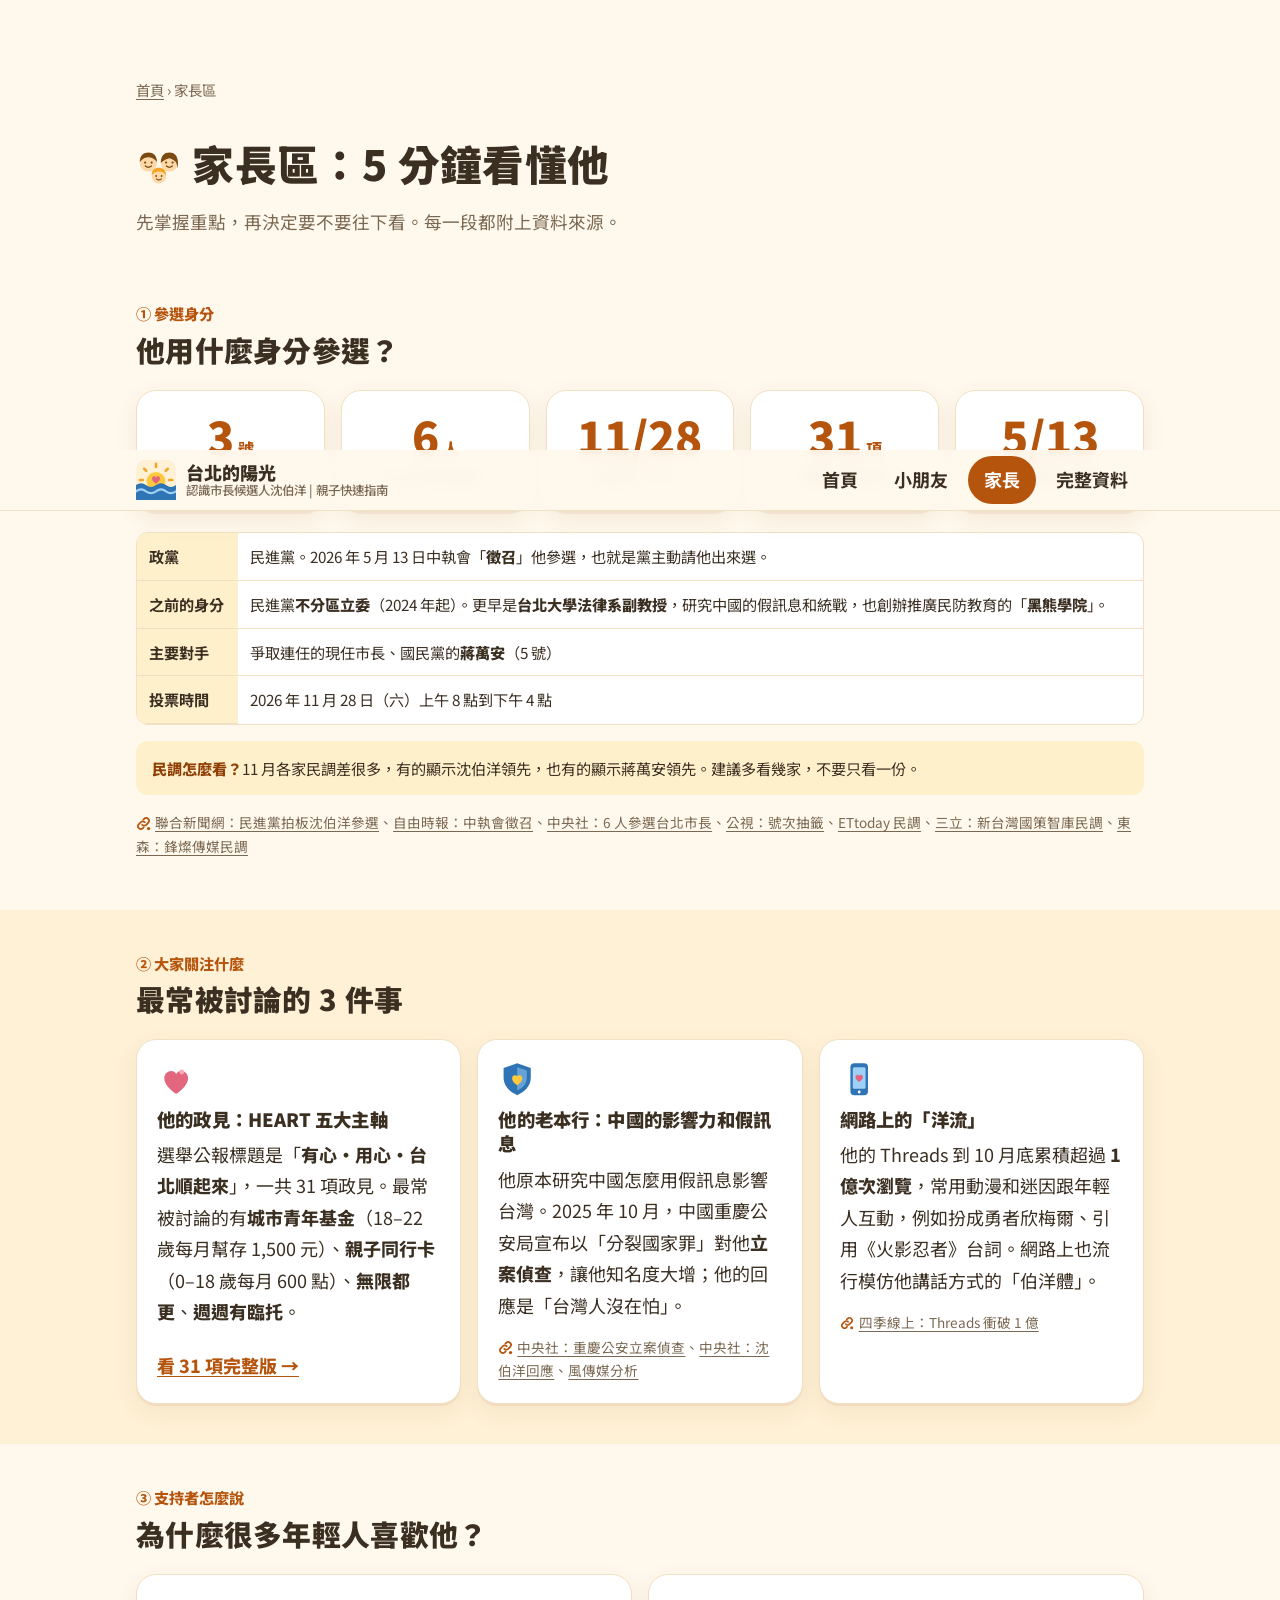
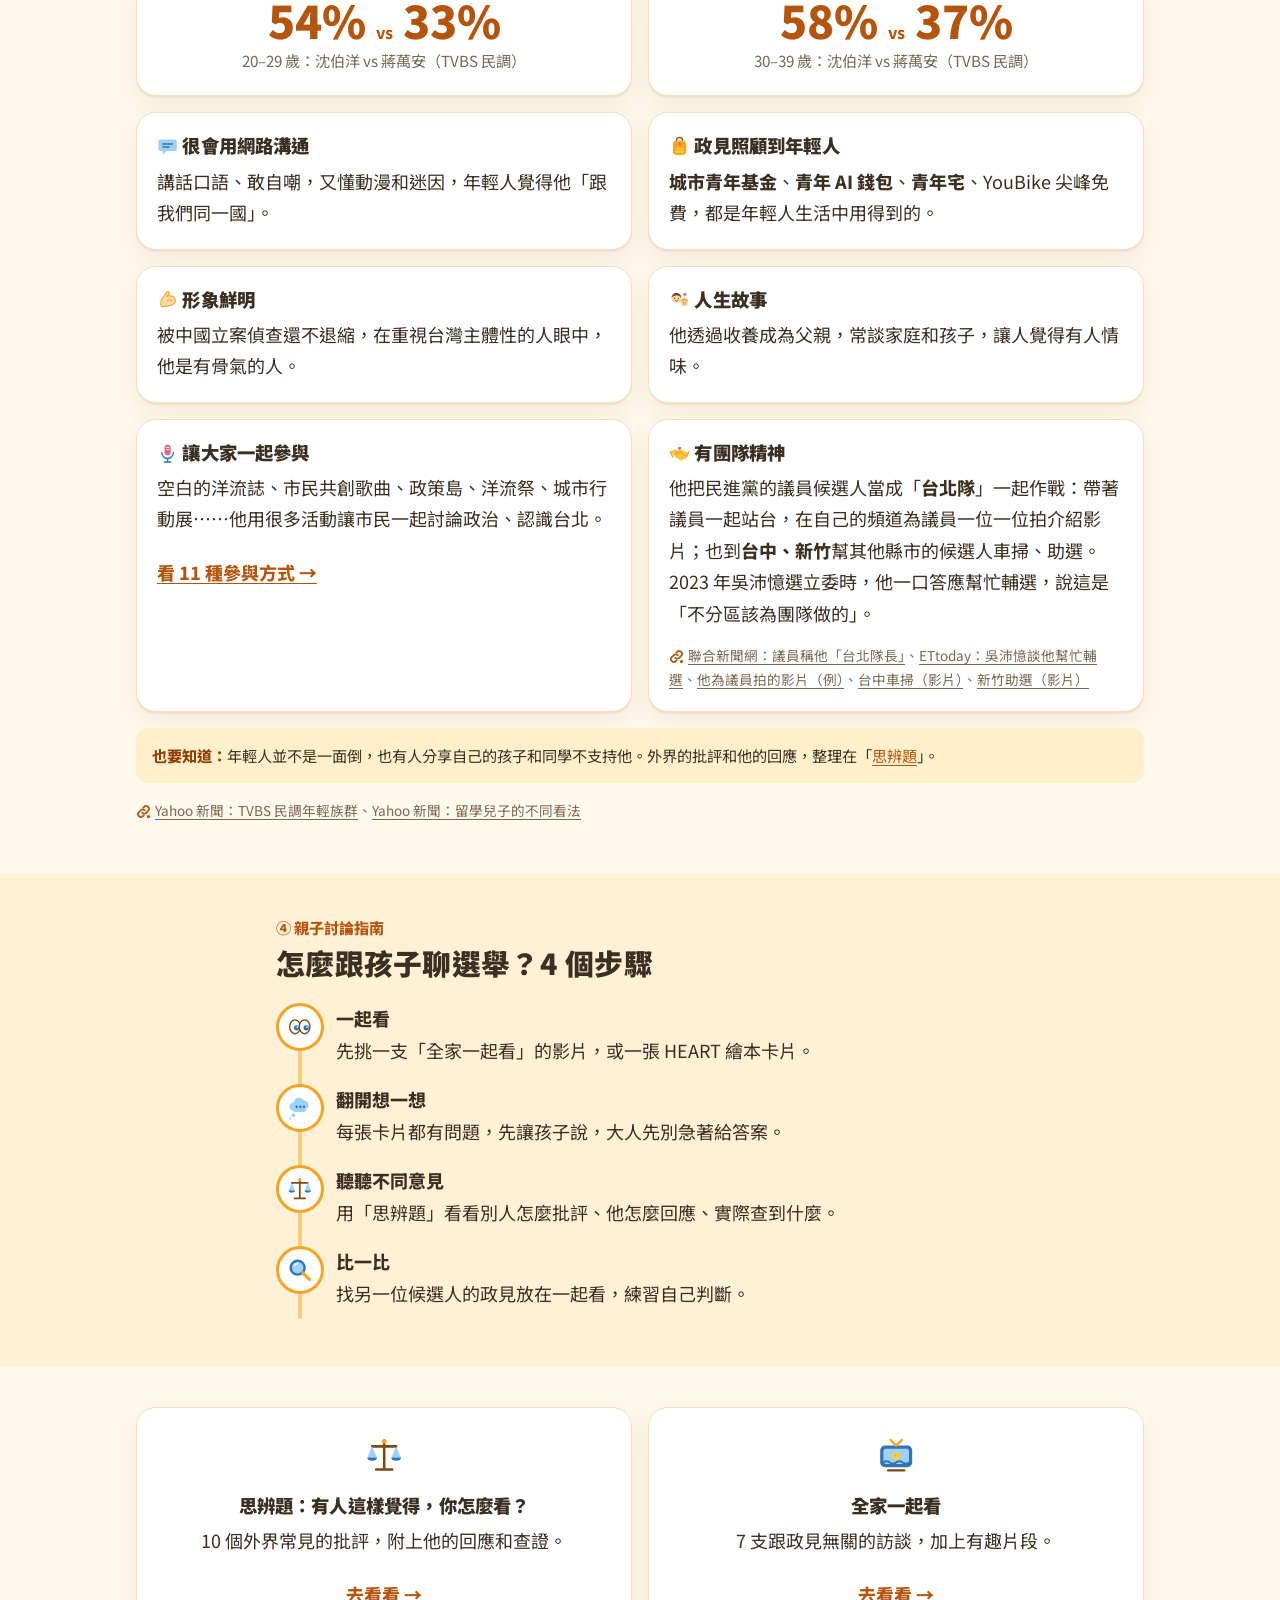
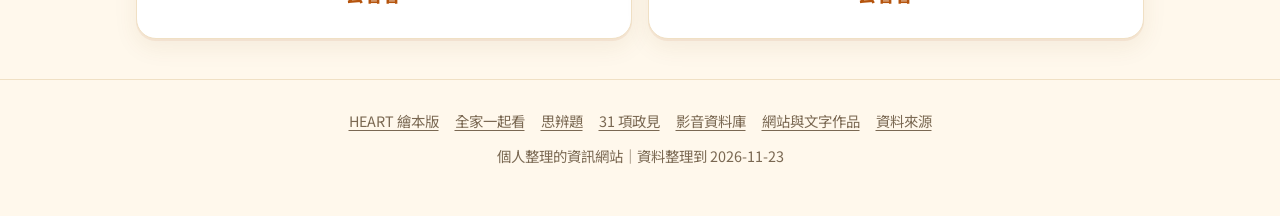
<file: issues.html>
<!doctype html><html lang="zh-Hant-TW"><head><meta charset="utf-8"><meta http-equiv="refresh" content="0; url=parents.html#issues"><link rel="canonical" href="parents.html#issues"><title>已搬家</title></head><body><p>這一頁已經搬到 <a href="parents.html#issues">家長區：大家關注什麼</a>。</p></body></html>
</file>
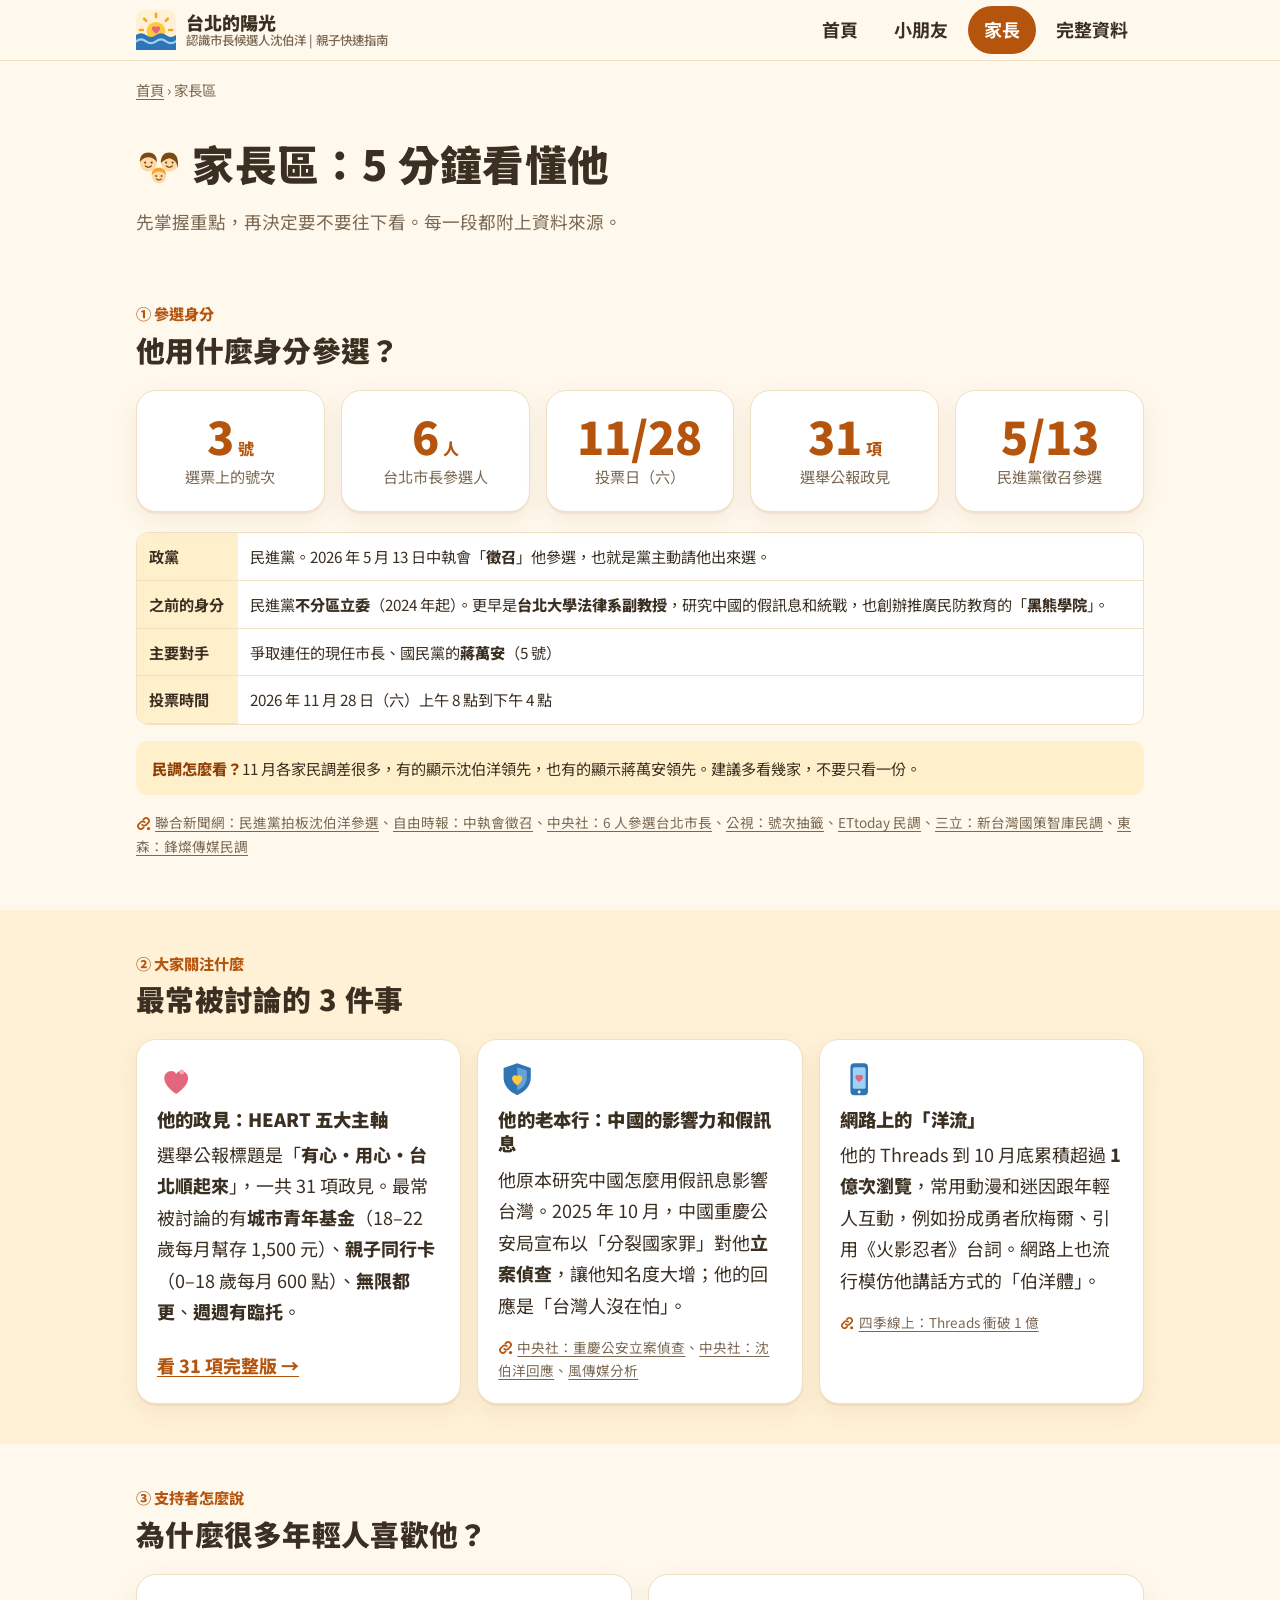
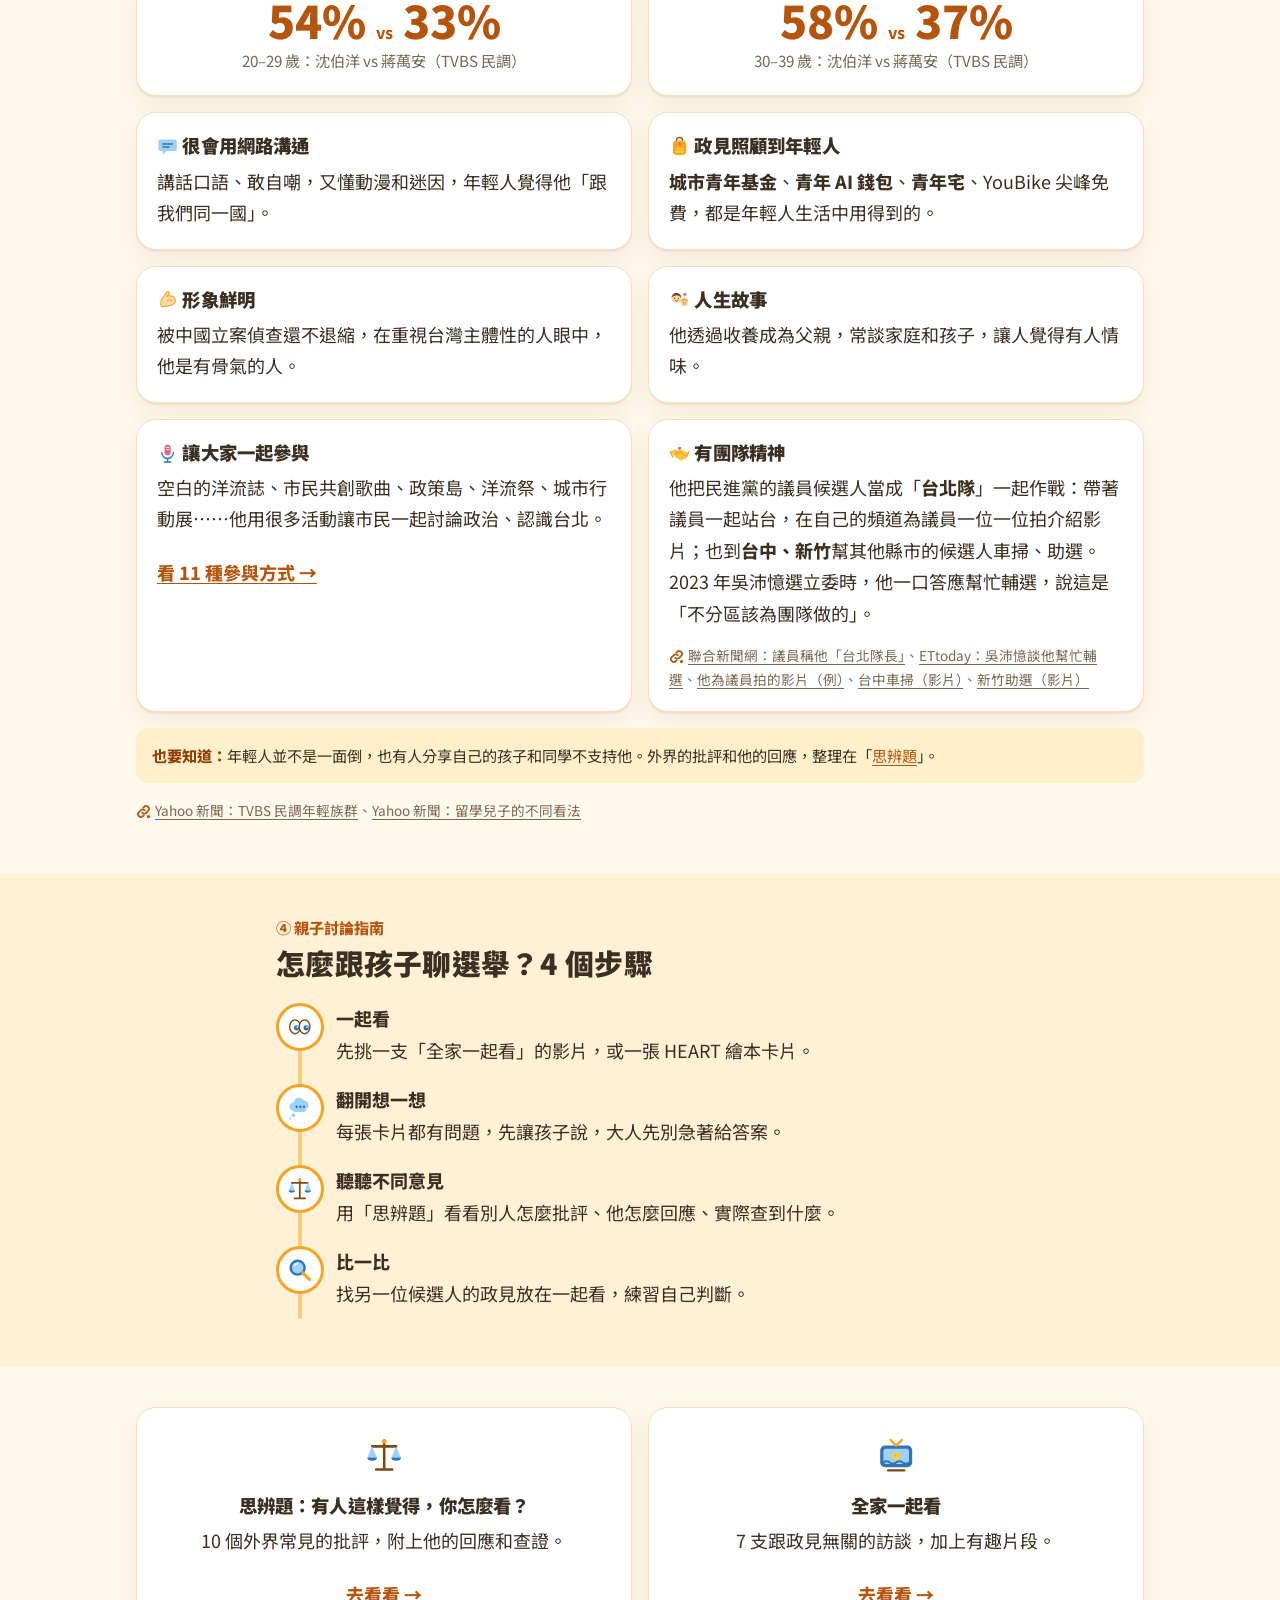
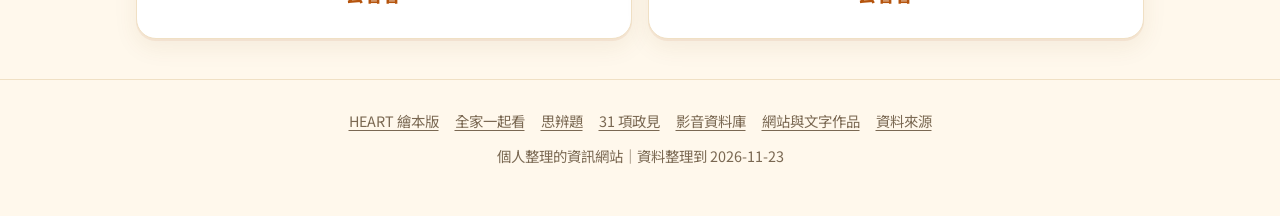
<file: parents.html>
<!doctype html>
<html lang="zh-Hant-TW">
<head>
<meta charset="utf-8">
<meta name="viewport" content="width=device-width, initial-scale=1, viewport-fit=cover">
<title>家長區｜台北的陽光</title>
<meta name="description" content="5 分鐘看懂台北市長候選人沈伯洋：參選身分、大家關注的議題、年輕人為什麼喜歡他，以及怎麼跟孩子聊選舉。">
<meta property="og:title" content="家長區｜台北的陽光">
<meta property="og:description" content="5 分鐘看懂台北市長候選人沈伯洋：參選身分、大家關注的議題、年輕人為什麼喜歡他，以及怎麼跟孩子聊選舉。">
<meta property="og:type" content="website">
<meta property="og:site_name" content="台北的陽光">
<meta property="og:locale" content="zh_TW">
<meta property="og:url" content="https://shelly910732.github.io/puma-guide/parents.html">
<meta property="og:image" content="https://shelly910732.github.io/puma-guide/assets/og-image.png?v=21bcf3ff">
<meta property="og:image:width" content="1200">
<meta property="og:image:height" content="630">
<meta property="og:image:alt" content="台北的陽光：認識市長候選人沈伯洋，親子快速指南。台北靠 3 沈伯洋">
<meta name="twitter:card" content="summary_large_image">
<meta name="theme-color" content="#fff8ec">
<link rel="icon" href="assets/favicon.svg?v=5af626d4" type="image/svg+xml">
<link rel="icon" href="assets/icon-192.png?v=5af626d4" sizes="192x192" type="image/png">
<link rel="apple-touch-icon" href="assets/icon-180.png?v=5af626d4">
<link rel="manifest" href="site.webmanifest">
<link rel="preconnect" href="https://fonts.googleapis.com">
<link rel="preconnect" href="https://fonts.gstatic.com" crossorigin>
<link rel="stylesheet" href="https://fonts.googleapis.com/css2?family=Noto+Sans+TC:wght@400;500;700;900&display=swap">
<link rel="stylesheet" href="assets/style.css?v=18416c21">
</head>
<body>
<a class="sr-only" href="#main">跳到主要內容</a>
<header class="site-header">
  <div class="wrap">
    <a class="brand" href="index.html"><img src="assets/favicon.svg?v=5af626d4" width="40" height="40" alt=""><span>台北的陽光<small>認識市長候選人沈伯洋 | 親子快速指南</small></span></a>
    <nav class="top-nav" aria-label="主選單"><a href="index.html">首頁</a><a href="kids.html">小朋友</a><a href="parents.html" aria-current="page">家長</a><a href="data.html">完整資料</a></nav>
  </div>
</header>
<div class="wrap crumb"><a href="index.html">首頁</a> › 家長區</div>
<main id="main">

<section class="page-hero">
  <div class="wrap">
    <h1><svg class="ic" viewBox="0 0 48 48" aria-hidden="true" focusable="false"><circle cx="13" cy="22" r="9" fill="#FFD8A8"/><path d="M4 21c0-7 4-10 9-10s9 3 9 10c-3-4-6-5-9-5s-6 1-9 5z" fill="#7A4A12"/><circle cx="9.58" cy="21.55" r="1.17" fill="#7A4A12"/><circle cx="16.42" cy="21.55" r="1.17" fill="#7A4A12"/><path d="M9.85 25.15 q3.15 2.6999999999999997 6.3 0" stroke="#7A4A12" stroke-width="1.2600000000000002" stroke-linecap="round" stroke-linejoin="round" fill="none"/><circle cx="35" cy="22" r="9" fill="#FFD8A8"/><path d="M26 22c0-8 4-11 9-11s9 3 9 11v6c-1-6-2-9-9-11-5 1-8 4-9 5z" fill="#7A4A12"/><circle cx="31.58" cy="21.55" r="1.17" fill="#7A4A12"/><circle cx="38.42" cy="21.55" r="1.17" fill="#7A4A12"/><path d="M31.85 25.15 q3.15 2.6999999999999997 6.3 0" stroke="#7A4A12" stroke-width="1.2600000000000002" stroke-linecap="round" stroke-linejoin="round" fill="none"/><circle cx="24" cy="36" r="7.5" fill="#FFD8A8"/><path d="M16.5 35c0-6 3-8 7.5-8s7.5 2 7.5 8c-2-3-5-4-7.5-4s-5.5 1-7.5 4z" fill="#F5A524"/><circle cx="21.15" cy="35.625" r="0.9750000000000001" fill="#7A4A12"/><circle cx="26.85" cy="35.625" r="0.9750000000000001" fill="#7A4A12"/><path d="M21.375 38.625 q2.625 2.25 5.25 0" stroke="#7A4A12" stroke-width="1.05" stroke-linecap="round" stroke-linejoin="round" fill="none"/></svg> 家長區：5 分鐘看懂他</h1>
    <p class="lead">先掌握重點，再決定要不要往下看。每一段都附上資料來源。</p>
  </div>
</section>

<section class="section" id="who">
  <div class="wrap">
    <div class="section-head"><p class="kicker">① 參選身分</p><h2>他用什麼身分參選？</h2></div>
    <div class="grid grid-5" style="margin-bottom:20px">
      <div class="card stat"><span class="num">3<span class="unit"> 號</span></span><span class="label">選票上的號次</span></div>
      <div class="card stat"><span class="num">6<span class="unit"> 人</span></span><span class="label">台北市長參選人</span></div>
      <div class="card stat"><span class="num">11/28</span><span class="label">投票日（六）</span></div>
      <div class="card stat"><span class="num">31<span class="unit"> 項</span></span><span class="label">選舉公報政見</span></div>
      <div class="card stat"><span class="num">5/13</span><span class="label">民進黨徵召參選</span></div>
    </div>
    <div class="table-wrap"><table>
      <tr><th>政黨</th><td>民進黨。2026 年 5 月 13 日中執會「<b>徵召</b>」他參選，也就是黨主動請他出來選。</td></tr>
      <tr><th>之前的身分</th><td>民進黨<b>不分區立委</b>（2024 年起）。更早是<b>台北大學法律系副教授</b>，研究中國的假訊息和統戰，也創辦推廣民防教育的「<b>黑熊學院</b>」。</td></tr>
      <tr><th>主要對手</th><td>爭取連任的現任市長、國民黨的<b>蔣萬安</b>（5 號）</td></tr>
      <tr><th>投票時間</th><td>2026 年 11 月 28 日（六）上午 8 點到下午 4 點</td></tr>
    </table></div>
    <div class="note"><strong>民調怎麼看？</strong>11 月各家民調差很多，有的顯示沈伯洋領先，也有的顯示蔣萬安領先。建議多看幾家，不要只看一份。</div>
    <p class="src"><a href="https://udn.com/news/story/124652/9499591">聯合新聞網：民進黨拍板沈伯洋參選</a>、<a href="https://news.ltn.com.tw/news/politics/breakingnews/5435755">自由時報：中執會徵召</a>、<a href="https://cna.com.tw/news/aipl/202609040292.aspx">中央社：6 人參選台北市長</a>、<a href="https://news.pts.org.tw/article/801606">公視：號次抽籤</a>、<a href="https://www.ettoday.net/news/20261102/3264730.htm">ETtoday 民調</a>、<a href="https://www.setn.com/news/1939195">三立：新台灣國策智庫民調</a>、<a href="https://news.ebc.net.tw/news/politics/580909">東森：鋒燦傳媒民調</a></p>
  </div>
</section>

<section class="section alt" id="issues">
  <div class="wrap">
    <div class="section-head"><p class="kicker">② 大家關注什麼</p><h2>最常被討論的 3 件事</h2></div>
    <div class="grid grid-3">
      <div class="card">
        <span class="emoji"><svg class="ic" viewBox="0 0 48 48" aria-hidden="true" focusable="false"><path transform="translate(3 5.75) scale(1.75)" d="M12 21s-8.5-5.2-8.5-11.2C3.5 6.6 5.9 4.5 8.4 4.5c1.7 0 3 .9 3.6 2.2.6-1.3 1.9-2.2 3.6-2.2 2.5 0 4.9 2.1 4.9 5.3C20.5 15.8 12 21 12 21z" fill="#E2677E"/><circle cx="31" cy="15" r="3" fill="#F7A9BA"/></svg></span>
        <h3>他的政見：HEART 五大主軸</h3>
        <p>選舉公報標題是「<b>有心・用心・台北順起來</b>」，一共 31 項政見。最常被討論的有<b>城市青年基金</b>（18–22 歲每月幫存 1,500 元）、<b>親子同行卡</b>（0–18 歲每月 600 點）、<b>無限都更</b>、<b>週週有臨托</b>。</p>
        <a class="go" href="heart.html">看 31 項完整版 →</a>
      </div>
      <div class="card">
        <span class="emoji"><svg class="ic" viewBox="0 0 48 48" aria-hidden="true" focusable="false"><path d="M24 4l17 6v12c0 11-8 18-17 22C15 40 7 33 7 22V10z" fill="#2F74B5"/><path d="M24 9l12 4v9c0 8-5 13-12 16z" fill="#9FD0F5" opacity=".5"/><path transform="translate(15 15.75) scale(0.75)" d="M12 21s-8.5-5.2-8.5-11.2C3.5 6.6 5.9 4.5 8.4 4.5c1.7 0 3 .9 3.6 2.2.6-1.3 1.9-2.2 3.6-2.2 2.5 0 4.9 2.1 4.9 5.3C20.5 15.8 12 21 12 21z" fill="#FFC83D"/></svg></span>
        <h3>他的老本行：中國的影響力和假訊息</h3>
        <p>他原本研究中國怎麼用假訊息影響台灣。2025 年 10 月，中國重慶公安局宣布以「分裂國家罪」對他<b>立案偵查</b>，讓他知名度大增；他的回應是「台灣人沒在怕」。</p>
        <p class="src"><a href="https://www.cna.com.tw/news/acn/202510280065.aspx">中央社：重慶公安立案偵查</a>、<a href="https://www.cna.com.tw/news/aipl/202510280086.aspx">中央社：沈伯洋回應</a>、<a href="https://www.storm.mg/article/11076882">風傳媒分析</a></p>
      </div>
      <div class="card">
        <span class="emoji"><svg class="ic" viewBox="0 0 48 48" aria-hidden="true" focusable="false"><rect x="13" y="4" width="22" height="40" rx="5" fill="#2F74B5"/><rect x="16" y="9" width="16" height="27" rx="2" fill="#9FD0F5"/><path transform="translate(17.4 15.95) scale(0.55)" d="M12 21s-8.5-5.2-8.5-11.2C3.5 6.6 5.9 4.5 8.4 4.5c1.7 0 3 .9 3.6 2.2.6-1.3 1.9-2.2 3.6-2.2 2.5 0 4.9 2.1 4.9 5.3C20.5 15.8 12 21 12 21z" fill="#E2677E"/><circle cx="24" cy="40" r="1.8" fill="#FFFFFF"/></svg></span>
        <h3>網路上的「洋流」</h3>
        <p>他的 Threads 到 10 月底累積超過 <b>1 億次瀏覽</b>，常用動漫和迷因跟年輕人互動，例如扮成勇者欣梅爾、引用《火影忍者》台詞。網路上也流行模仿他講話方式的「伯洋體」。</p>
        <p class="src"><a href="https://www.4gtv.tv/article/2026110111000012">四季線上：Threads 衝破 1 億</a></p>
      </div>
    </div>
  </div>
</section>

<section class="section" id="young">
  <div class="wrap">
    <div class="section-head"><p class="kicker">③ 支持者怎麼說</p><h2>為什麼很多年輕人喜歡他？</h2></div>
    <div class="grid grid-2" style="margin-bottom:16px">
      <div class="card stat"><span class="num">54% <span class="unit">vs</span> 33%</span><span class="label">20–29 歲：沈伯洋 vs 蔣萬安（TVBS 民調）</span></div>
      <div class="card stat"><span class="num">58% <span class="unit">vs</span> 37%</span><span class="label">30–39 歲：沈伯洋 vs 蔣萬安（TVBS 民調）</span></div>
    </div>
    <div class="grid grid-2">
      <div class="card"><h3><svg class="ic" viewBox="0 0 48 48" aria-hidden="true" focusable="false"><path d="M8 8h32a5 5 0 0 1 5 5v16a5 5 0 0 1-5 5H22l-9 8v-8H8a5 5 0 0 1-5-5V13a5 5 0 0 1 5-5z" fill="#9FD0F5"/><path d="M13 18h22M13 25h14" stroke="#2F74B5" stroke-width="3.2" stroke-linecap="round" stroke-linejoin="round" fill="none"/></svg> 很會用網路溝通</h3><p>講話口語、敢自嘲，又懂動漫和迷因，年輕人覺得他「跟我們同一國」。</p></div>
      <div class="card"><h3><svg class="ic" viewBox="0 0 48 48" aria-hidden="true" focusable="false"><path d="M17 10a7 7 0 0 1 14 0" stroke="#7A4A12" stroke-width="3" stroke-linecap="round" stroke-linejoin="round" fill="none"/><rect x="9" y="10" width="30" height="33" rx="9" fill="#F5A524"/><rect x="14" y="27" width="20" height="12" rx="3" fill="#FFC83D"/><path d="M14 31h20" stroke="#F5A524" stroke-width="2" stroke-linecap="round" stroke-linejoin="round" fill="none"/><circle cx="24" cy="18" r="3" fill="#E2677E"/></svg> 政見照顧到年輕人</h3><p><b>城市青年基金</b>、<b>青年 AI 錢包</b>、<b>青年宅</b>、YouBike 尖峰免費，都是年輕人生活中用得到的。</p></div>
      <div class="card"><h3><svg class="ic" viewBox="0 0 48 48" aria-hidden="true" focusable="false"><path d="M10 40c-4-8 0-18 6-24 3-3 3-9 8-10 4-1 6 3 3 6-2 2-5 2-5 5 6-3 15-2 19 5 3 6-2 14-9 15-7 1-16 4-22 3z" fill="#FFD8A8" stroke="#F5A524" stroke-width="2.5" stroke-linejoin="round"/><path d="M24 26c3-2 7-2 10 1" stroke="#F5A524" stroke-width="2.5" stroke-linecap="round" stroke-linejoin="round" fill="none"/></svg> 形象鮮明</h3><p>被中國立案偵查還不退縮，在重視台灣主體性的人眼中，他是有骨氣的人。</p></div>
      <div class="card"><h3><svg class="ic" viewBox="0 0 48 48" aria-hidden="true" focusable="false"><circle cx="17" cy="22" r="11" fill="#FFD8A8"/><path d="M6 21c0-8 5-12 11-12s11 4 11 12c-3-5-7-6-11-6s-8 1-11 6z" fill="#7A4A12"/><circle cx="12.82" cy="21.45" r="1.4300000000000002" fill="#7A4A12"/><circle cx="21.18" cy="21.45" r="1.4300000000000002" fill="#7A4A12"/><path d="M13.15 25.85 q3.8499999999999996 3.3 7.699999999999999 0" stroke="#7A4A12" stroke-width="1.54" stroke-linecap="round" stroke-linejoin="round" fill="none"/><circle cx="35" cy="31" r="8" fill="#FFD8A8"/><path d="M27 30c0-6 3-9 8-9s8 3 8 9c-2-3-5-4-8-4s-6 1-8 4z" fill="#F5A524"/><circle cx="31.96" cy="30.6" r="1.04" fill="#7A4A12"/><circle cx="38.04" cy="30.6" r="1.04" fill="#7A4A12"/><path d="M32.2 33.8 q2.8 2.4 5.6 0" stroke="#7A4A12" stroke-width="1.12" stroke-linecap="round" stroke-linejoin="round" fill="none"/><path transform="translate(30.6 7.05) scale(0.45)" d="M12 21s-8.5-5.2-8.5-11.2C3.5 6.6 5.9 4.5 8.4 4.5c1.7 0 3 .9 3.6 2.2.6-1.3 1.9-2.2 3.6-2.2 2.5 0 4.9 2.1 4.9 5.3C20.5 15.8 12 21 12 21z" fill="#E2677E"/></svg> 人生故事</h3><p>他透過收養成為父親，常談家庭和孩子，讓人覺得有人情味。</p></div>
      <div class="card"><h3><svg class="ic" viewBox="0 0 48 48" aria-hidden="true" focusable="false"><rect x="17" y="4" width="14" height="24" rx="7" fill="#E2677E"/><path d="M21 10h6M21 15h6" stroke="#FFFFFF" stroke-width="2" stroke-linecap="round" stroke-linejoin="round" fill="none"/><path d="M11 22a13 13 0 0 0 26 0M24 35v8M17 43h14" stroke="#2F74B5" stroke-width="3.2" stroke-linecap="round" stroke-linejoin="round" fill="none"/></svg> 讓大家一起參與</h3><p>空白的洋流誌、市民共創歌曲、政策島、洋流祭、城市行動展……他用很多活動讓市民一起討論政治、認識台北。</p><a class="go" href="works.html#join">看 11 種參與方式 →</a></div>
      <div class="card"><h3><svg class="ic" viewBox="0 0 48 48" aria-hidden="true" focusable="false"><path d="M3 20l9-6 9 4 6-3 9 3 9 6-6 10-10 6-12-6z" fill="#FFC83D"/><path d="M21 18l-6 6c2 2 5 2 7 0l5-4 9 9" stroke="#F5A524" stroke-width="3" stroke-linecap="round" stroke-linejoin="round" fill="none"/><path d="M3 20l6 12M45 20l-6 12" stroke="#F5A524" stroke-width="3" stroke-linecap="round" stroke-linejoin="round" fill="none"/><path transform="translate(18.6 7.05) scale(0.45)" d="M12 21s-8.5-5.2-8.5-11.2C3.5 6.6 5.9 4.5 8.4 4.5c1.7 0 3 .9 3.6 2.2.6-1.3 1.9-2.2 3.6-2.2 2.5 0 4.9 2.1 4.9 5.3C20.5 15.8 12 21 12 21z" fill="#E2677E"/></svg> 有團隊精神</h3><p>他把民進黨的議員候選人當成「<b>台北隊</b>」一起作戰：帶著議員一起站台，在自己的頻道為議員一位一位拍介紹影片；也到<b>台中、新竹</b>幫其他縣市的候選人車掃、助選。2023 年吳沛憶選立委時，他一口答應幫忙輔選，說這是「不分區該為團隊做的」。</p><p class="src"><a href="https://udn.com/news/story/124652/9500624">聯合新聞網：議員稱他「台北隊長」</a>、<a href="https://www.ettoday.net/news/20260515/3166173.htm">ETtoday：吳沛憶談他幫忙輔選</a>、<a href="https://www.youtube.com/watch?v=oGUlmV96Z3w">他為議員拍的影片（例）</a>、<a href="https://www.youtube.com/watch?v=yUjQtotkBCs">台中車掃（影片）</a>、<a href="https://www.youtube.com/watch?v=heXi-qbEraI">新竹助選（影片）</a></p></div>
    </div>
    <div class="note"><strong>也要知道：</strong>年輕人並不是一面倒，也有人分享自己的孩子和同學不支持他。外界的批評和他的回應，整理在「<a href="think.html">思辨題</a>」。</div>
    <p class="src"><a href="https://tw.news.yahoo.com/tvbs%E6%B0%91%E8%AA%BF-%E5%B9%B4%E8%BC%95%E4%BA%BA%E6%AF%94%E8%BC%83%E5%96%9C%E6%AD%A1%E6%B2%88%E4%BC%AF%E6%B4%8B-20-39%E6%AD%B2%E6%94%AF%E6%8C%81%E5%BA%A6%E8%B4%8F%E8%94%A3%E8%90%AC%E5%AE%8921-091513038.html">Yahoo 新聞：TVBS 民調年輕族群</a>、<a href="https://tw.news.yahoo.com/%E4%BB%A5%E7%82%BA%E5%B9%B4%E8%BC%95%E4%BA%BA%E6%8C%BA%E6%B2%88%E4%BC%AF%E6%B4%8B-%E7%95%99%E5%AD%B8%E5%85%92-%E5%8F%A5-%E6%AD%A3%E5%B8%B8%E4%BA%BA%E9%83%BD%E4%B8%8D%E6%9C%83%E6%8A%95-%E5%AA%BD%E5%82%BB%E7%9C%BC-004345150.html">Yahoo 新聞：留學兒子的不同看法</a></p>
  </div>
</section>

<section class="section alt" id="talk">
  <div class="wrap narrow">
    <div class="section-head"><p class="kicker">④ 親子討論指南</p><h2>怎麼跟孩子聊選舉？4 個步驟</h2></div>
    <ol class="timeline">
      <li><span class="dot"><svg class="ic" viewBox="0 0 48 48" aria-hidden="true" focusable="false"><ellipse cx="15" cy="24" rx="10" ry="13" fill="#FFFFFF" stroke="#7A4A12" stroke-width="2.5"/><ellipse cx="33" cy="24" rx="10" ry="13" fill="#FFFFFF" stroke="#7A4A12" stroke-width="2.5"/><circle cx="18" cy="26" r="5" fill="#2F74B5"/><circle cx="36" cy="26" r="5" fill="#2F74B5"/><circle cx="19.5" cy="24.5" r="1.6" fill="#FFFFFF"/><circle cx="37.5" cy="24.5" r="1.6" fill="#FFFFFF"/></svg></span><b>一起看</b>先挑一支「全家一起看」的影片，或一張 HEART 繪本卡片。</li>
      <li><span class="dot"><svg class="ic" viewBox="0 0 48 48" aria-hidden="true" focusable="false"><path d="M12 30a8 8 0 0 1 1-16 10 10 0 0 1 19-3 8 8 0 0 1 4 15 7 7 0 0 1-8 6H15a6 6 0 0 1-3-2z" fill="#9FD0F5"/><circle cx="12" cy="38" r="3.5" fill="#9FD0F5"/><circle cx="6" cy="44" r="2" fill="#9FD0F5"/><circle cx="18" cy="22" r="2.2" fill="#2F74B5"/><circle cx="25" cy="22" r="2.2" fill="#2F74B5"/><circle cx="32" cy="22" r="2.2" fill="#2F74B5"/></svg></span><b>翻開想一想</b>每張卡片都有問題，先讓孩子說，大人先別急著給答案。</li>
      <li><span class="dot"><svg class="ic" viewBox="0 0 48 48" aria-hidden="true" focusable="false"><path d="M24 6v34M14 42h20M9 13h30" stroke="#7A4A12" stroke-width="3.2" stroke-linecap="round" stroke-linejoin="round" fill="none"/><circle cx="24" cy="7" r="3" fill="#F5A524"/><path d="M9 13L3 27h12zM39 13l-6 14h12z" fill="#9FD0F5"/><path d="M3 27a6 4 0 0 0 12 0zM33 27a6 4 0 0 0 12 0z" fill="#2F74B5"/></svg></span><b>聽聽不同意見</b>用「思辨題」看看別人怎麼批評、他怎麼回應、實際查到什麼。</li>
      <li><span class="dot"><svg class="ic" viewBox="0 0 48 48" aria-hidden="true" focusable="false"><circle cx="20" cy="20" r="13" fill="#9FD0F5" stroke="#2F74B5" stroke-width="4.5"/><path d="M30 30l12 12" stroke="#F5A524" stroke-width="6" stroke-linecap="round" stroke-linejoin="round" fill="none"/><path d="M14 16a7 7 0 0 1 6-4" stroke="#FFFFFF" stroke-width="3" stroke-linecap="round" stroke-linejoin="round" fill="none"/></svg></span><b>比一比</b>找另一位候選人的政見放在一起看，練習自己判斷。</li>
    </ol>
  </div>
</section>

<section class="section">
  <div class="wrap">
    <div class="grid grid-2">
      <a class="card door" href="think.html"><span class="emoji"><svg class="ic" viewBox="0 0 48 48" aria-hidden="true" focusable="false"><path d="M24 6v34M14 42h20M9 13h30" stroke="#7A4A12" stroke-width="3.2" stroke-linecap="round" stroke-linejoin="round" fill="none"/><circle cx="24" cy="7" r="3" fill="#F5A524"/><path d="M9 13L3 27h12zM39 13l-6 14h12z" fill="#9FD0F5"/><path d="M3 27a6 4 0 0 0 12 0zM33 27a6 4 0 0 0 12 0z" fill="#2F74B5"/></svg></span><h3>思辨題：有人這樣覺得，你怎麼看？</h3><p>10 個外界常見的批評，附上他的回應和查證。</p><span class="go">去看看 →</span></a>
      <a class="card door" href="family.html"><span class="emoji"><svg class="ic" viewBox="0 0 48 48" aria-hidden="true" focusable="false"><rect x="4" y="12" width="40" height="27" rx="6" fill="#2F74B5"/><rect x="8" y="16" width="32" height="19" rx="3" fill="#9FD0F5"/><path d="M17 5l7 7 7-7" stroke="#F5A524" stroke-width="3" stroke-linecap="round" stroke-linejoin="round" fill="none"/><circle cx="24" cy="25" r="5" fill="#FFC83D"/><path d="M8 33q4-3 8 0t8 0 8 0 8 0" stroke="#2F74B5" stroke-width="2.4" stroke-linecap="round" stroke-linejoin="round" fill="none"/><path d="M14 43h20" stroke="#7A4A12" stroke-width="3" stroke-linecap="round" stroke-linejoin="round" fill="none"/></svg></span><h3>全家一起看</h3><p>7 支跟政見無關的訪談，加上有趣片段。</p><span class="go">去看看 →</span></a>
    </div>
  </div>
</section>
</main>
<footer class="site-footer">
  <div class="wrap">
    <nav aria-label="網站地圖">
      <a href="kids.html">HEART 繪本版</a><a href="family.html">全家一起看</a><a href="think.html">思辨題</a>
      <a href="heart.html">31 項政見</a><a href="videos.html">影音資料庫</a><a href="works.html">網站與文字作品</a><a href="sources.html">資料來源</a>
    </nav>
    <p>個人整理的資訊網站｜資料整理到 2026-11-23</p>
  </div>
</footer>
<nav class="tabbar" aria-label="快速切換"><a href="index.html"><span class="ico" aria-hidden="true"><svg class="ic" viewBox="0 0 48 48" aria-hidden="true" focusable="false"><path d="M6 23 L24 7 L42 23" stroke="#E2677E" stroke-width="4.5" stroke-linecap="round" stroke-linejoin="round" fill="none"/><rect x="11" y="21" width="26" height="20" rx="3" fill="#FFF1D6" stroke="#F5A524" stroke-width="2.5"/><rect x="20" y="28" width="8" height="13" rx="2" fill="#2F74B5"/></svg></span>首頁</a><a href="kids.html"><span class="ico" aria-hidden="true"><svg class="ic" viewBox="0 0 48 48" aria-hidden="true" focusable="false"><circle cx="24" cy="26" r="14" fill="#FFD8A8"/><path d="M10 24c0-10 6-15 14-15s14 5 14 15c-4-6-9-8-14-8s-10 2-14 8z" fill="#7A4A12"/><circle cx="18.68" cy="25.3" r="1.82" fill="#7A4A12"/><circle cx="29.32" cy="25.3" r="1.82" fill="#7A4A12"/><path d="M19.1 30.9 q4.8999999999999995 4.2 9.799999999999999 0" stroke="#7A4A12" stroke-width="1.9600000000000002" stroke-linecap="round" stroke-linejoin="round" fill="none"/><path d="M36 7l1.8 3.6 4 .6-2.9 2.8.7 4-3.6-1.9-3.6 1.9.7-4-2.9-2.8 4-.6z" fill="#FFC83D"/></svg></span>小朋友</a><a href="parents.html" aria-current="page"><span class="ico" aria-hidden="true"><svg class="ic" viewBox="0 0 48 48" aria-hidden="true" focusable="false"><circle cx="13" cy="22" r="9" fill="#FFD8A8"/><path d="M4 21c0-7 4-10 9-10s9 3 9 10c-3-4-6-5-9-5s-6 1-9 5z" fill="#7A4A12"/><circle cx="9.58" cy="21.55" r="1.17" fill="#7A4A12"/><circle cx="16.42" cy="21.55" r="1.17" fill="#7A4A12"/><path d="M9.85 25.15 q3.15 2.6999999999999997 6.3 0" stroke="#7A4A12" stroke-width="1.2600000000000002" stroke-linecap="round" stroke-linejoin="round" fill="none"/><circle cx="35" cy="22" r="9" fill="#FFD8A8"/><path d="M26 22c0-8 4-11 9-11s9 3 9 11v6c-1-6-2-9-9-11-5 1-8 4-9 5z" fill="#7A4A12"/><circle cx="31.58" cy="21.55" r="1.17" fill="#7A4A12"/><circle cx="38.42" cy="21.55" r="1.17" fill="#7A4A12"/><path d="M31.85 25.15 q3.15 2.6999999999999997 6.3 0" stroke="#7A4A12" stroke-width="1.2600000000000002" stroke-linecap="round" stroke-linejoin="round" fill="none"/><circle cx="24" cy="36" r="7.5" fill="#FFD8A8"/><path d="M16.5 35c0-6 3-8 7.5-8s7.5 2 7.5 8c-2-3-5-4-7.5-4s-5.5 1-7.5 4z" fill="#F5A524"/><circle cx="21.15" cy="35.625" r="0.9750000000000001" fill="#7A4A12"/><circle cx="26.85" cy="35.625" r="0.9750000000000001" fill="#7A4A12"/><path d="M21.375 38.625 q2.625 2.25 5.25 0" stroke="#7A4A12" stroke-width="1.05" stroke-linecap="round" stroke-linejoin="round" fill="none"/></svg></span>家長</a><a href="data.html"><span class="ico" aria-hidden="true"><svg class="ic" viewBox="0 0 48 48" aria-hidden="true" focusable="false"><rect x="6" y="10" width="10" height="32" rx="2" fill="#2F8A57"/><rect x="18" y="6" width="10" height="36" rx="2" fill="#2F74B5"/><rect x="29" y="12" width="10" height="31" rx="2" transform="rotate(-12 34 27)" fill="#E2677E"/><path d="M8 17h6M20 13h6" stroke="#FFFFFF" stroke-width="2.4" stroke-linecap="round" stroke-linejoin="round" fill="none"/></svg></span>完整資料</a></nav>
<script src="assets/site.js?v=7175237c" defer></script>
</body>
</html>
</file>
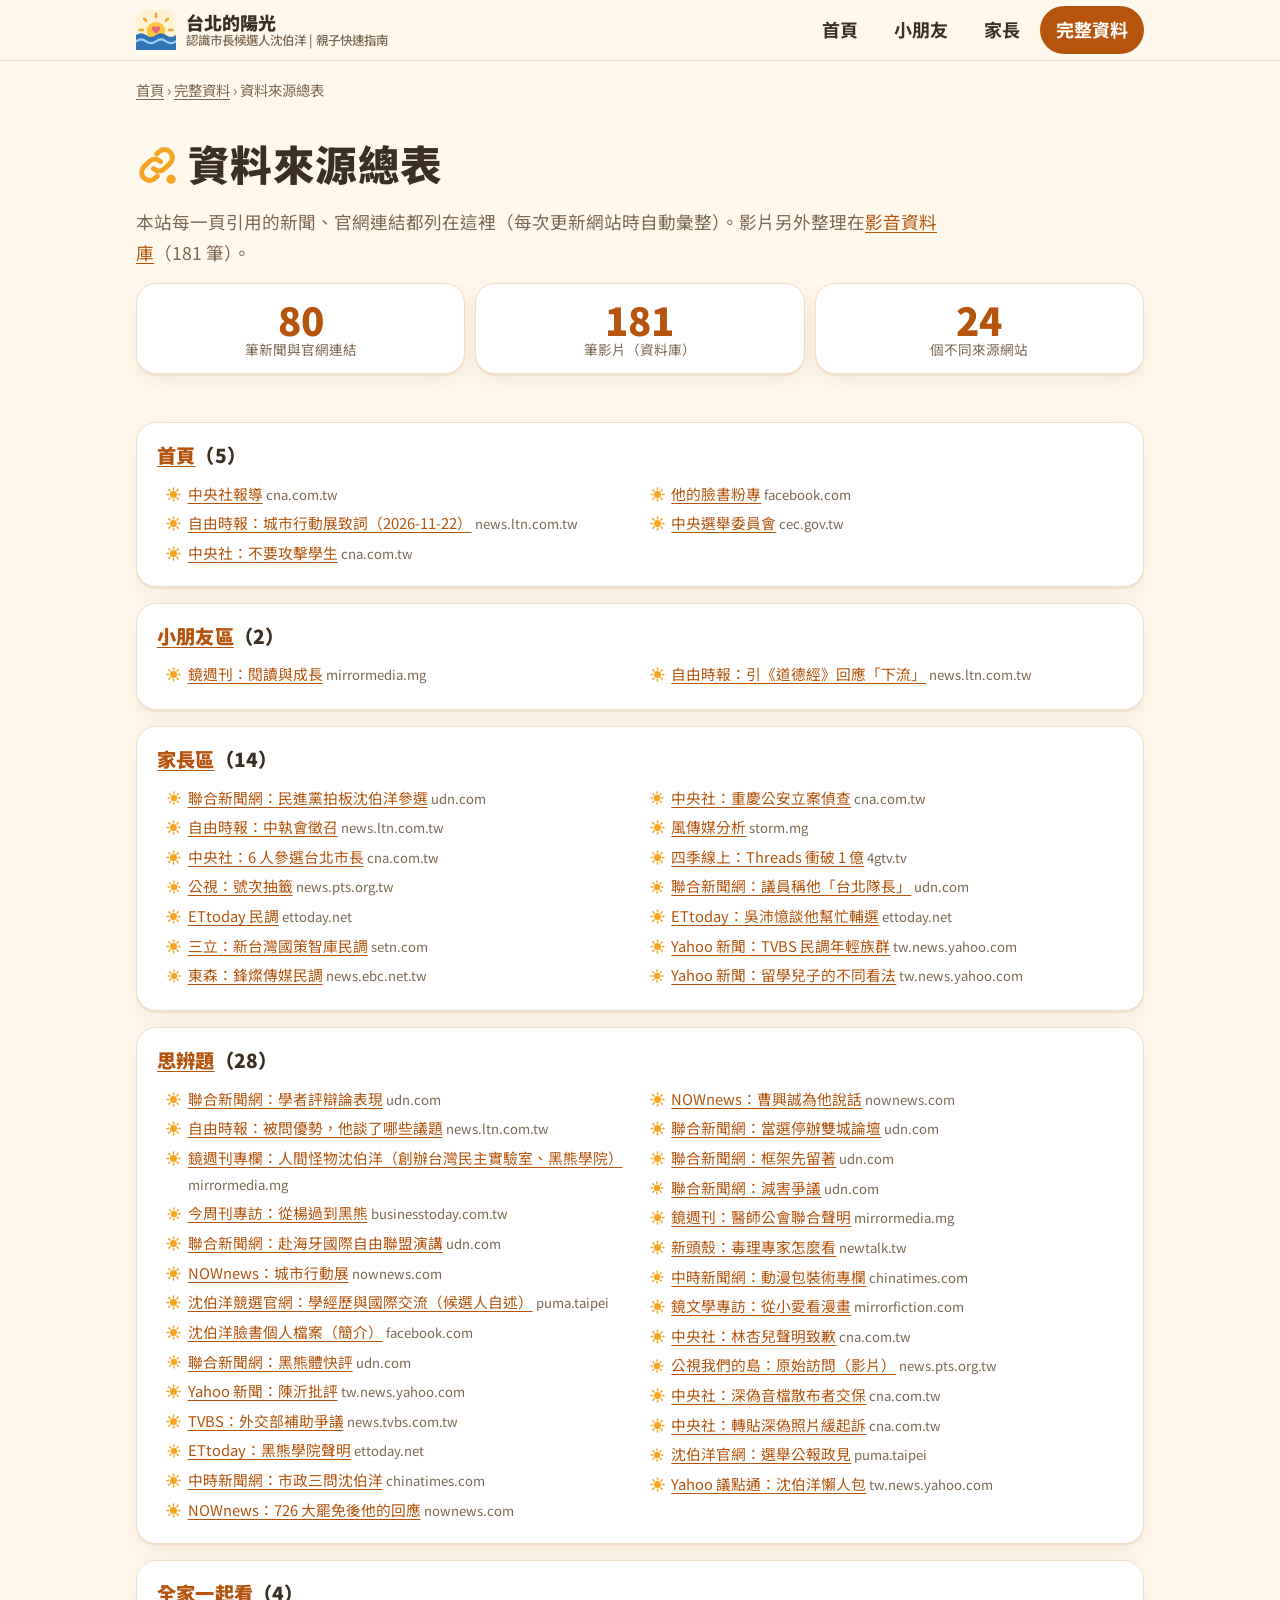
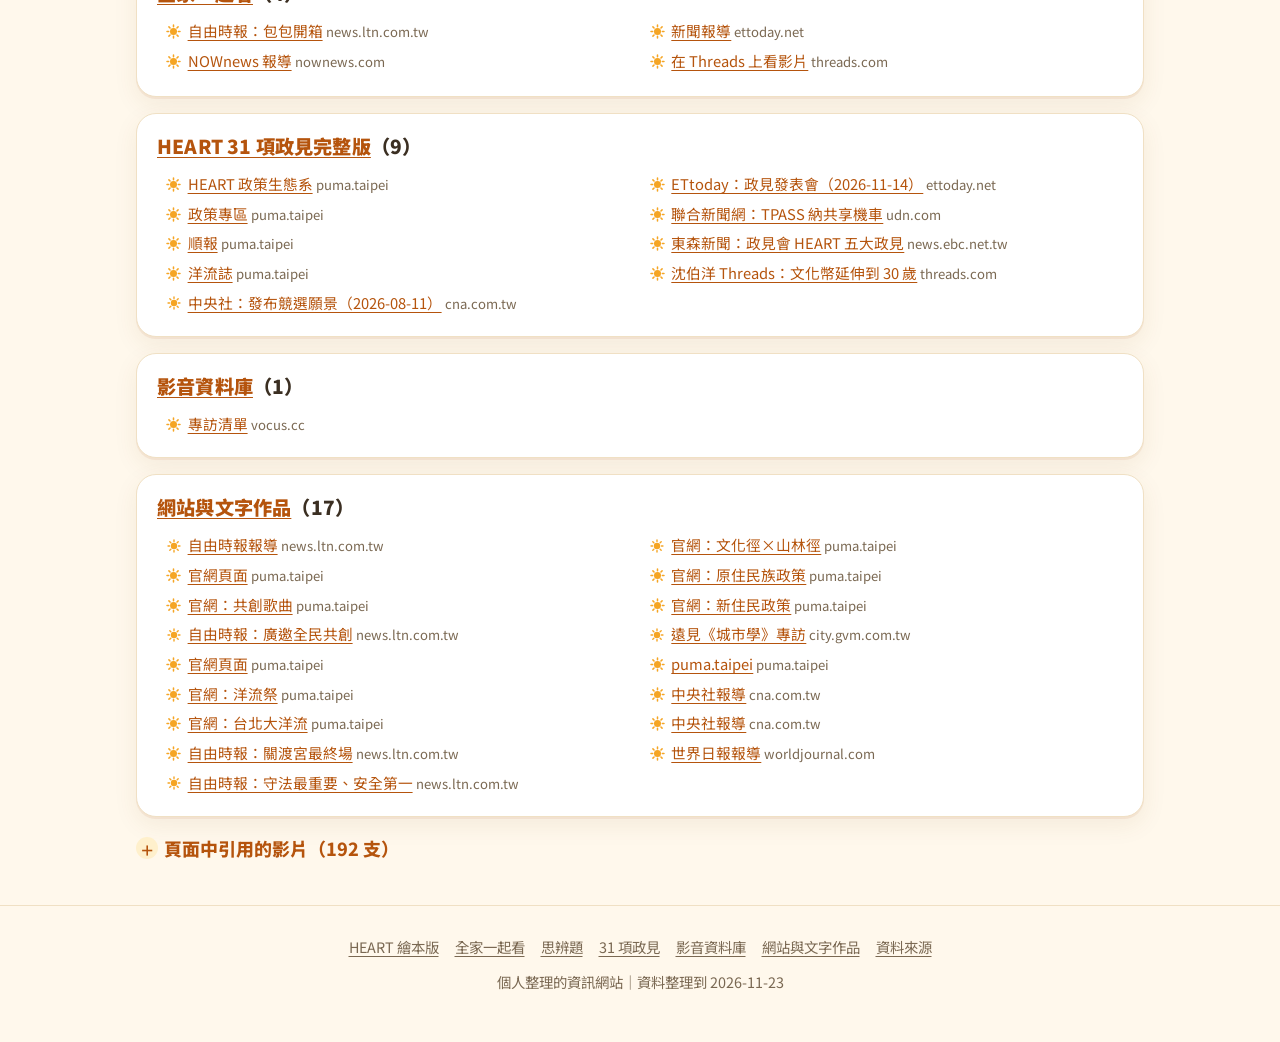
<file: sources.html>
<!doctype html>
<html lang="zh-Hant-TW">
<head>
<meta charset="utf-8">
<meta name="viewport" content="width=device-width, initial-scale=1, viewport-fit=cover">
<title>資料來源總表｜台北的陽光</title>
<meta name="description" content="本站引用的所有新聞、官網與影片連結總表，依頁面分類。">
<meta property="og:title" content="資料來源總表｜台北的陽光">
<meta property="og:description" content="本站引用的所有新聞、官網與影片連結總表，依頁面分類。">
<meta property="og:type" content="website">
<meta property="og:site_name" content="台北的陽光">
<meta property="og:locale" content="zh_TW">
<meta property="og:url" content="https://shelly910732.github.io/puma-guide/sources.html">
<meta property="og:image" content="https://shelly910732.github.io/puma-guide/assets/og-image.png?v=21bcf3ff">
<meta property="og:image:width" content="1200">
<meta property="og:image:height" content="630">
<meta property="og:image:alt" content="台北的陽光：認識市長候選人沈伯洋，親子快速指南。台北靠 3 沈伯洋">
<meta name="twitter:card" content="summary_large_image">
<meta name="theme-color" content="#fff8ec">
<link rel="icon" href="assets/favicon.svg?v=5af626d4" type="image/svg+xml">
<link rel="icon" href="assets/icon-192.png?v=5af626d4" sizes="192x192" type="image/png">
<link rel="apple-touch-icon" href="assets/icon-180.png?v=5af626d4">
<link rel="manifest" href="site.webmanifest">
<link rel="preconnect" href="https://fonts.googleapis.com">
<link rel="preconnect" href="https://fonts.gstatic.com" crossorigin>
<link rel="stylesheet" href="https://fonts.googleapis.com/css2?family=Noto+Sans+TC:wght@400;500;700;900&display=swap">
<link rel="stylesheet" href="assets/style.css?v=18416c21">
</head>
<body>
<a class="sr-only" href="#main">跳到主要內容</a>
<header class="site-header">
  <div class="wrap">
    <a class="brand" href="index.html"><img src="assets/favicon.svg?v=5af626d4" width="40" height="40" alt=""><span>台北的陽光<small>認識市長候選人沈伯洋 | 親子快速指南</small></span></a>
    <nav class="top-nav" aria-label="主選單"><a href="index.html">首頁</a><a href="kids.html">小朋友</a><a href="parents.html">家長</a><a href="data.html" aria-current="page">完整資料</a></nav>
  </div>
</header>
<div class="wrap crumb"><a href="index.html">首頁</a> › <a href="data.html">完整資料</a> › 資料來源總表</div>
<main id="main">

<section class="page-hero">
  <div class="wrap">
    <h1><span class="ico-link" aria-hidden="true"></span> 資料來源總表</h1>
    <p class="lead">本站每一頁引用的新聞、官網連結都列在這裡（每次更新網站時自動彙整）。影片另外整理在<a href="videos.html">影音資料庫</a>（181 筆）。</p>
    <div class="stats">
      <div class="card stat"><span class="num">80</span><span class="label">筆新聞與官網連結</span></div>
      <div class="card stat"><span class="num">181</span><span class="label">筆影片（資料庫）</span></div>
      <div class="card stat"><span class="num">24</span><span class="label">個不同來源網站</span></div>
    </div>
  </div>
</section>
<section class="section">
  <div class="wrap">
    <div class="card" style="margin-bottom:16px">
      <h2 style="font-size:1.2rem"><a href="index.html">首頁</a>（5）</h2>
      <ul class="srclist"><li><a href="https://www.cna.com.tw/news/aipl/202510280086.aspx">中央社報導</a> <span class="meta" style="color:var(--muted);font-size:.82rem">cna.com.tw</span></li><li><a href="https://news.ltn.com.tw/news/politics/breakingnews/5649814">自由時報：城市行動展致詞（2026-11-22）</a> <span class="meta" style="color:var(--muted);font-size:.82rem">news.ltn.com.tw</span></li><li><a href="https://cna.com.tw/news/aloc/202608240046.aspx">中央社：不要攻擊學生</a> <span class="meta" style="color:var(--muted);font-size:.82rem">cna.com.tw</span></li><li><a href="https://www.facebook.com/puma.taipei">他的臉書粉專</a> <span class="meta" style="color:var(--muted);font-size:.82rem">facebook.com</span></li><li><a href="https://www.cec.gov.tw/">中央選舉委員會</a> <span class="meta" style="color:var(--muted);font-size:.82rem">cec.gov.tw</span></li></ul>
    </div><div class="card" style="margin-bottom:16px">
      <h2 style="font-size:1.2rem"><a href="kids.html">小朋友區</a>（2）</h2>
      <ul class="srclist"><li><a href="https://www.mirrormedia.mg/story/20260907cul006">鏡週刊：閱讀與成長</a> <span class="meta" style="color:var(--muted);font-size:.82rem">mirrormedia.mg</span></li><li><a href="https://news.ltn.com.tw/news/politics/breakingnews/5619682">自由時報：引《道德經》回應「下流」</a> <span class="meta" style="color:var(--muted);font-size:.82rem">news.ltn.com.tw</span></li></ul>
    </div><div class="card" style="margin-bottom:16px">
      <h2 style="font-size:1.2rem"><a href="parents.html">家長區</a>（14）</h2>
      <ul class="srclist"><li><a href="https://udn.com/news/story/124652/9499591">聯合新聞網：民進黨拍板沈伯洋參選</a> <span class="meta" style="color:var(--muted);font-size:.82rem">udn.com</span></li><li><a href="https://news.ltn.com.tw/news/politics/breakingnews/5435755">自由時報：中執會徵召</a> <span class="meta" style="color:var(--muted);font-size:.82rem">news.ltn.com.tw</span></li><li><a href="https://cna.com.tw/news/aipl/202609040292.aspx">中央社：6 人參選台北市長</a> <span class="meta" style="color:var(--muted);font-size:.82rem">cna.com.tw</span></li><li><a href="https://news.pts.org.tw/article/801606">公視：號次抽籤</a> <span class="meta" style="color:var(--muted);font-size:.82rem">news.pts.org.tw</span></li><li><a href="https://www.ettoday.net/news/20261102/3264730.htm">ETtoday 民調</a> <span class="meta" style="color:var(--muted);font-size:.82rem">ettoday.net</span></li><li><a href="https://www.setn.com/news/1939195">三立：新台灣國策智庫民調</a> <span class="meta" style="color:var(--muted);font-size:.82rem">setn.com</span></li><li><a href="https://news.ebc.net.tw/news/politics/580909">東森：鋒燦傳媒民調</a> <span class="meta" style="color:var(--muted);font-size:.82rem">news.ebc.net.tw</span></li><li><a href="https://www.cna.com.tw/news/acn/202510280065.aspx">中央社：重慶公安立案偵查</a> <span class="meta" style="color:var(--muted);font-size:.82rem">cna.com.tw</span></li><li><a href="https://www.storm.mg/article/11076882">風傳媒分析</a> <span class="meta" style="color:var(--muted);font-size:.82rem">storm.mg</span></li><li><a href="https://www.4gtv.tv/article/2026110111000012">四季線上：Threads 衝破 1 億</a> <span class="meta" style="color:var(--muted);font-size:.82rem">4gtv.tv</span></li><li><a href="https://udn.com/news/story/124652/9500624">聯合新聞網：議員稱他「台北隊長」</a> <span class="meta" style="color:var(--muted);font-size:.82rem">udn.com</span></li><li><a href="https://www.ettoday.net/news/20260515/3166173.htm">ETtoday：吳沛憶談他幫忙輔選</a> <span class="meta" style="color:var(--muted);font-size:.82rem">ettoday.net</span></li><li><a href="https://tw.news.yahoo.com/tvbs%E6%B0%91%E8%AA%BF-%E5%B9%B4%E8%BC%95%E4%BA%BA%E6%AF%94%E8%BC%83%E5%96%9C%E6%AD%A1%E6%B2%88%E4%BC%AF%E6%B4%8B-20-39%E6%AD%B2%E6%94%AF%E6%8C%81%E5%BA%A6%E8%B4%8F%E8%94%A3%E8%90%AC%E5%AE%8921-091513038.html">Yahoo 新聞：TVBS 民調年輕族群</a> <span class="meta" style="color:var(--muted);font-size:.82rem">tw.news.yahoo.com</span></li><li><a href="https://tw.news.yahoo.com/%E4%BB%A5%E7%82%BA%E5%B9%B4%E8%BC%95%E4%BA%BA%E6%8C%BA%E6%B2%88%E4%BC%AF%E6%B4%8B-%E7%95%99%E5%AD%B8%E5%85%92-%E5%8F%A5-%E6%AD%A3%E5%B8%B8%E4%BA%BA%E9%83%BD%E4%B8%8D%E6%9C%83%E6%8A%95-%E5%AA%BD%E5%82%BB%E7%9C%BC-004345150.html">Yahoo 新聞：留學兒子的不同看法</a> <span class="meta" style="color:var(--muted);font-size:.82rem">tw.news.yahoo.com</span></li></ul>
    </div><div class="card" style="margin-bottom:16px">
      <h2 style="font-size:1.2rem"><a href="think.html">思辨題</a>（28）</h2>
      <ul class="srclist"><li><a href="https://udn.com/news/story/124652/9849053">聯合新聞網：學者評辯論表現</a> <span class="meta" style="color:var(--muted);font-size:.82rem">udn.com</span></li><li><a href="https://news.ltn.com.tw/news/politics/breakingnews/5460206">自由時報：被問優勢，他談了哪些議題</a> <span class="meta" style="color:var(--muted);font-size:.82rem">news.ltn.com.tw</span></li><li><a href="https://www.mirrormedia.mg/external/dailycolumn_83844">鏡週刊專欄：人間怪物沈伯洋（創辦台灣民主實驗室、黑熊學院）</a> <span class="meta" style="color:var(--muted);font-size:.82rem">mirrormedia.mg</span></li><li><a href="https://www.businesstoday.com.tw/article/category/183027/post/202608260070/">今周刊專訪：從楊過到黑熊</a> <span class="meta" style="color:var(--muted);font-size:.82rem">businesstoday.com.tw</span></li><li><a href="https://udn.com/news/story/6656/9156000">聯合新聞網：赴海牙國際自由聯盟演講</a> <span class="meta" style="color:var(--muted);font-size:.82rem">udn.com</span></li><li><a href="https://www.nownews.com/news/6893123">NOWnews：城市行動展</a> <span class="meta" style="color:var(--muted);font-size:.82rem">nownews.com</span></li><li><a href="https://puma.taipei/experience">沈伯洋競選官網：學經歷與國際交流（候選人自述）</a> <span class="meta" style="color:var(--muted);font-size:.82rem">puma.taipei</span></li><li><a href="https://www.facebook.com/pumashen">沈伯洋臉書個人檔案（簡介）</a> <span class="meta" style="color:var(--muted);font-size:.82rem">facebook.com</span></li><li><a href="https://udn.com/news/story/124652/9521242">聯合新聞網：黑熊體快評</a> <span class="meta" style="color:var(--muted);font-size:.82rem">udn.com</span></li><li><a href="https://tw.news.yahoo.com/%E9%99%B3%E6%B2%82%E6%89%B9%E6%B2%88%E4%BC%AF%E6%B4%8B-%E5%BB%A2%E8%A9%B1%E9%80%A3%E7%AF%87-%E6%B2%92%E9%87%8D%E9%BB%9E-%E9%85%B8-%E7%95%B6%E5%B8%82%E9%95%B7%E5%85%AC%E5%8B%99%E5%93%A1%E6%BA%96%E5%82%99%E9%81%8E%E5%8B%9E-031139809.html">Yahoo 新聞：陳沂批評</a> <span class="meta" style="color:var(--muted);font-size:.82rem">tw.news.yahoo.com</span></li><li><a href="https://news.tvbs.com.tw/politics/2739694">TVBS：外交部補助爭議</a> <span class="meta" style="color:var(--muted);font-size:.82rem">news.tvbs.com.tw</span></li><li><a href="https://www.ettoday.net/news/20260513/3165410.htm">ETtoday：黑熊學院聲明</a> <span class="meta" style="color:var(--muted);font-size:.82rem">ettoday.net</span></li><li><a href="https://www.chinatimes.com/realtimenews/20261013001662-260407">中時新聞網：市政三問沈伯洋</a> <span class="meta" style="color:var(--muted);font-size:.82rem">chinatimes.com</span></li><li><a href="https://www.nownews.com/news/6711972">NOWnews：726 大罷免後他的回應</a> <span class="meta" style="color:var(--muted);font-size:.82rem">nownews.com</span></li><li><a href="https://www.nownews.com/news/6713440">NOWnews：曹興誠為他說話</a> <span class="meta" style="color:var(--muted);font-size:.82rem">nownews.com</span></li><li><a href="https://udn.com/news/story/124652/9502690">聯合新聞網：當選停辦雙城論壇</a> <span class="meta" style="color:var(--muted);font-size:.82rem">udn.com</span></li><li><a href="https://udn.com/news/story/6656/9796309">聯合新聞網：框架先留著</a> <span class="meta" style="color:var(--muted);font-size:.82rem">udn.com</span></li><li><a href="https://udn.com/news/story/6656/9793912">聯合新聞網：減害爭議</a> <span class="meta" style="color:var(--muted);font-size:.82rem">udn.com</span></li><li><a href="https://www.mirrormedia.mg/story/20261005edi039">鏡週刊：醫師公會聯合聲明</a> <span class="meta" style="color:var(--muted);font-size:.82rem">mirrormedia.mg</span></li><li><a href="https://newtalk.tw/news/view/2026-10-04/1063468">新頭殼：毒理專家怎麼看</a> <span class="meta" style="color:var(--muted);font-size:.82rem">newtalk.tw</span></li><li><a href="https://www.chinatimes.com/opinion/20261115002493-262104">中時新聞網：動漫包裝術專欄</a> <span class="meta" style="color:var(--muted);font-size:.82rem">chinatimes.com</span></li><li><a href="https://www.mirrorfiction.com/news/1433">鏡文學專訪：從小愛看漫畫</a> <span class="meta" style="color:var(--muted);font-size:.82rem">mirrorfiction.com</span></li><li><a href="https://cna.com.tw/news/aloc/202610200107.aspx">中央社：林杏兒聲明致歉</a> <span class="meta" style="color:var(--muted);font-size:.82rem">cna.com.tw</span></li><li><a href="https://news.pts.org.tw/video/22559">公視我們的島：原始訪問（影片）</a> <span class="meta" style="color:var(--muted);font-size:.82rem">news.pts.org.tw</span></li><li><a href="https://cna.com.tw/news/asoc/202610310035.aspx">中央社：深偽音檔散布者交保</a> <span class="meta" style="color:var(--muted);font-size:.82rem">cna.com.tw</span></li><li><a href="https://cna.com.tw/news/asoc/202610120034.aspx">中央社：轉貼深偽照片緩起訴</a> <span class="meta" style="color:var(--muted);font-size:.82rem">cna.com.tw</span></li><li><a href="https://puma.taipei/election-bulletin">沈伯洋官網：選舉公報政見</a> <span class="meta" style="color:var(--muted);font-size:.82rem">puma.taipei</span></li><li><a href="https://tw.news.yahoo.com/%E6%B2%88%E4%BC%AF%E6%B4%8B%E6%87%B6%E4%BA%BA%E5%8C%85%EF%BC%9A%E6%B2%88%E4%BC%AF%E6%B4%8B%E7%82%BA%E4%BD%95%E8%A2%AB%E9%80%9A%E7%B7%9D%EF%BC%9F%E8%B3%B4%E6%B8%85%E5%BE%B7%E3%80%81%E9%9F%93%E5%9C%8B%E7%91%9C%E6%80%8E%E9%BA%BC%E8%AA%AA%EF%BC%9F%E5%85%AB%E7%82%AF%E3%80%81%E9%96%A9%E5%8D%97%E7%8B%BC%E4%B9%9F%E8%A2%AB%E9%80%9A%E7%B7%9D%EF%BC%9F%E3%80%90yahoo%E8%AD%B0%E9%BB%9E%E9%80%9A%E3%80%91-073705349.html">Yahoo 議點通：沈伯洋懶人包</a> <span class="meta" style="color:var(--muted);font-size:.82rem">tw.news.yahoo.com</span></li></ul>
    </div><div class="card" style="margin-bottom:16px">
      <h2 style="font-size:1.2rem"><a href="family.html">全家一起看</a>（4）</h2>
      <ul class="srclist"><li><a href="https://news.ltn.com.tw/news/Taipei/breakingnews/5629076">自由時報：包包開箱</a> <span class="meta" style="color:var(--muted);font-size:.82rem">news.ltn.com.tw</span></li><li><a href="https://www.nownews.com/news/6874314">NOWnews 報導</a> <span class="meta" style="color:var(--muted);font-size:.82rem">nownews.com</span></li><li><a href="https://www.ettoday.net/news/20260510/3163304.htm">新聞報導</a> <span class="meta" style="color:var(--muted);font-size:.82rem">ettoday.net</span></li><li><a href="https://www.threads.com/@catoceanpeer/post/DdeAyaxCUQ7">在 Threads 上看影片</a> <span class="meta" style="color:var(--muted);font-size:.82rem">threads.com</span></li></ul>
    </div><div class="card" style="margin-bottom:16px">
      <h2 style="font-size:1.2rem"><a href="heart.html">HEART 31 項政見完整版</a>（9）</h2>
      <ul class="srclist"><li><a href="https://puma.taipei/heart">HEART 政策生態系</a> <span class="meta" style="color:var(--muted);font-size:.82rem">puma.taipei</span></li><li><a href="https://puma.taipei/policies">政策專區</a> <span class="meta" style="color:var(--muted);font-size:.82rem">puma.taipei</span></li><li><a href="https://puma.taipei/soon-daily">順報</a> <span class="meta" style="color:var(--muted);font-size:.82rem">puma.taipei</span></li><li><a href="https://puma.taipei/soonmook">洋流誌</a> <span class="meta" style="color:var(--muted);font-size:.82rem">puma.taipei</span></li><li><a href="https://www.cna.com.tw/news/aloc/202608110044.aspx">中央社：發布競選願景（2026-08-11）</a> <span class="meta" style="color:var(--muted);font-size:.82rem">cna.com.tw</span></li><li><a href="https://www.ettoday.net/news/20261114/3272185.htm">ETtoday：政見發表會（2026-11-14）</a> <span class="meta" style="color:var(--muted);font-size:.82rem">ettoday.net</span></li><li><a href="https://udn.com/news/story/124652/9683613">聯合新聞網：TPASS 納共享機車</a> <span class="meta" style="color:var(--muted);font-size:.82rem">udn.com</span></li><li><a href="https://news.ebc.net.tw/news/politics/580675">東森新聞：政見會 HEART 五大政見</a> <span class="meta" style="color:var(--muted);font-size:.82rem">news.ebc.net.tw</span></li><li><a href="https://www.threads.com/@pumashen/video/DfgNf70mfGS/">沈伯洋 Threads：文化幣延伸到 30 歲</a> <span class="meta" style="color:var(--muted);font-size:.82rem">threads.com</span></li></ul>
    </div><div class="card" style="margin-bottom:16px">
      <h2 style="font-size:1.2rem"><a href="videos.html">影音資料庫</a>（1）</h2>
      <ul class="srclist"><li><a href="https://vocus.cc/article/6ad8d562fd89780001e98adb">專訪清單</a> <span class="meta" style="color:var(--muted);font-size:.82rem">vocus.cc</span></li></ul>
    </div><div class="card" style="margin-bottom:16px">
      <h2 style="font-size:1.2rem"><a href="works.html">網站與文字作品</a>（17）</h2>
      <ul class="srclist"><li><a href="https://news.ltn.com.tw/news/politics/paper/1776193">自由時報報導</a> <span class="meta" style="color:var(--muted);font-size:.82rem">news.ltn.com.tw</span></li><li><a href="https://puma.taipei/taipeispeaksup">官網頁面</a> <span class="meta" style="color:var(--muted);font-size:.82rem">puma.taipei</span></li><li><a href="https://puma.taipei/songs">官網：共創歌曲</a> <span class="meta" style="color:var(--muted);font-size:.82rem">puma.taipei</span></li><li><a href="https://news.ltn.com.tw/news/politics/breakingnews/5576881">自由時報：廣邀全民共創</a> <span class="meta" style="color:var(--muted);font-size:.82rem">news.ltn.com.tw</span></li><li><a href="https://puma.taipei/heart-island">官網頁面</a> <span class="meta" style="color:var(--muted);font-size:.82rem">puma.taipei</span></li><li><a href="https://puma.taipei/oshen">官網：洋流祭</a> <span class="meta" style="color:var(--muted);font-size:.82rem">puma.taipei</span></li><li><a href="https://puma.taipei/taipei-current">官網：台北大洋流</a> <span class="meta" style="color:var(--muted);font-size:.82rem">puma.taipei</span></li><li><a href="https://news.ltn.com.tw/news/politics/breakingnews/5639674">自由時報：關渡宮最終場</a> <span class="meta" style="color:var(--muted);font-size:.82rem">news.ltn.com.tw</span></li><li><a href="https://news.ltn.com.tw/news/politics/breakingnews/5640688">自由時報：守法最重要、安全第一</a> <span class="meta" style="color:var(--muted);font-size:.82rem">news.ltn.com.tw</span></li><li><a href="https://puma.taipei/policies/%E5%8F%B0%E5%8C%97%E6%96%87%E5%8C%96%E5%BE%91%C3%97%E5%B1%B1%E6%9E%97%E5%BE%91">官網：文化徑×山林徑</a> <span class="meta" style="color:var(--muted);font-size:.82rem">puma.taipei</span></li><li><a href="https://puma.taipei/policies/%E5%8E%9F%E4%BD%8F%E6%B0%91%E6%97%8F%E6%94%BF%E7%AD%96">官網：原住民族政策</a> <span class="meta" style="color:var(--muted);font-size:.82rem">puma.taipei</span></li><li><a href="https://puma.taipei/policies/%E6%96%B0%E4%BD%8F%E6%B0%91%E6%94%BF%E7%AD%96">官網：新住民政策</a> <span class="meta" style="color:var(--muted);font-size:.82rem">puma.taipei</span></li><li><a href="https://city.gvm.com.tw/article/133307">遠見《城市學》專訪</a> <span class="meta" style="color:var(--muted);font-size:.82rem">city.gvm.com.tw</span></li><li><a href="https://puma.taipei/">puma.taipei</a> <span class="meta" style="color:var(--muted);font-size:.82rem">puma.taipei</span></li><li><a href="https://www.cna.com.tw/news/aloc/202611200112.aspx">中央社報導</a> <span class="meta" style="color:var(--muted);font-size:.82rem">cna.com.tw</span></li><li><a href="https://cna.com.tw/news/aipl/202609090125.aspx">中央社報導</a> <span class="meta" style="color:var(--muted);font-size:.82rem">cna.com.tw</span></li><li><a href="https://www.worldjournal.com/wj/story/121218/9743292">世界日報報導</a> <span class="meta" style="color:var(--muted);font-size:.82rem">worldjournal.com</span></li></ul>
    </div>
    <details class="more"><summary>頁面中引用的影片（192 支）</summary><div><ul class="srclist"><li><a href="https://www.youtube.com/watch?v=obUSoRRy2As">《台北值得沈伯洋》</a></li><li><a href="https://www.youtube.com/watch?v=CoYcmvFHI90">辯論會結辯（影片）</a></li><li><a href="https://www.youtube.com/watch?v=U_7REVl4zpY">城市行動展致詞（影片）</a></li><li><a href="https://www.youtube.com/watch?v=9zRsNOYZ7U4">第一次上綜藝節目《11點熱吵店》</a></li><li><a href="https://www.youtube.com/watch?v=FoDPU1nQWYQ">和太太一起下廚《美鳳有約》</a></li><li><a href="https://www.youtube.com/watch?v=ULWIruQR-Lc">王偉忠《欸！我說到哪裡了？》</a></li><li><a href="https://www.youtube.com/watch?v=7C1Utss28Ac">追夢的人（影片）</a></li><li><a href="https://www.youtube.com/watch?v=x-ukdSUCmIM">宵夜鏡來講（影片）</a></li><li><a href="https://www.youtube.com/watch?v=aw0_kIkL3GA">德國國會發言（影片）</a></li><li><a href="https://www.youtube.com/watch?v=yCQKZIZ9D2g">被罵人渣的回應（影片）</a></li><li><a href="https://www.youtube.com/watch?v=PF9FlDsRbFI">扮成勇者欣梅爾去車掃</a></li><li><a href="https://www.youtube.com/watch?v=TyrCA1kwkQI">親手做一把光劍</a></li><li><a href="https://www.youtube.com/watch?v=y0qmbIETFNM">挑戰戰鬥陀螺冠軍</a></li><li><a href="https://www.youtube.com/watch?v=oGUlmV96Z3w">他為議員拍的影片（例）</a></li><li><a href="https://www.youtube.com/watch?v=yUjQtotkBCs">台中車掃（影片）</a></li><li><a href="https://www.youtube.com/watch?v=heXi-qbEraI">新竹助選（影片）</a></li><li><a href="https://www.youtube.com/watch?v=2GIRFjKUbLU">遠見 On Air：回應執行力質疑（影片）</a></li><li><a href="https://www.youtube.com/watch?v=plpXPrOoV2w">電視辯論會完整影片</a></li><li><a href="https://www.youtube.com/watch?v=X3v6R9thZOs">11/19 線上政策複習直播：回答市民提問（影片）</a></li><li><a href="https://www.youtube.com/watch?v=dtKbKSZnTxE">宵夜鏡來講：他談大罷免（影片）</a></li><li><a href="https://www.youtube.com/watch?v=Ci4_TUAquek">TVBS 專訪（影片）</a></li><li><a href="https://www.youtube.com/watch?v=2CSDBruLbV8">中天新聞：火影台詞爭議（影片）</a></li><li><a href="https://www.youtube.com/watch?v=vaeGMTuBujY">三立：當天現場（影片）</a></li><li><a href="https://www.youtube.com/watch?v=-LhSFTmQg6Q">② 廣播專訪：《POP最正點》林書煒</a></li><li><a href="https://www.youtube.com/watch?v=tG4puJVsKN8">③ 從少年夢想到想成為的大人：《幸福好時光》</a></li><li><a href="https://www.youtube.com/watch?v=MO-FYoOTFsY">④ 談育兒和收養：《新聞挖挖哇》精華</a></li><li><a href="https://www.youtube.com/watch?v=bnZaa_-bLL4">欣梅爾出場，全場尖叫</a></li><li><a href="https://www.youtube.com/watch?v=Wgwj-7-ntdA">扮欣梅爾，喊《灌籃高手》金句</a></li><li><a href="https://www.youtube.com/watch?v=fWehBIHmo00">車掃遇到拿光劍的弟弟</a></li><li><a href="https://www.youtube.com/watch?v=2IHMmsSsuL0">戰鬥陀螺對決全國冠軍</a></li><li><a href="https://www.youtube.com/watch?v=2_j3dZxzJ4k">業餘棒球聯賽開球</a></li><li><a href="https://www.youtube.com/watch?v=nYX8U9XbOGw">網友 Vlog：去看棒球，隔壁竟然是沈伯洋</a></li><li><a href="https://www.youtube.com/watch?v=nBKI5DtH4Lc">2024 年 12 強，在東京巨蛋幫中華隊加油</a></li><li><a href="https://www.youtube.com/watch?v=5j7wA5HZ6Qs">被問「棒球支持哪一隊」一秒語塞</a></li><li><a href="https://www.youtube.com/watch?v=4OuM3w0iP7Y">動漫金句連發</a></li><li><a href="https://www.youtube.com/watch?v=tAvgnAKqTGA">「敵人很強就不戰鬥嗎？」</a></li><li><a href="https://www.youtube.com/watch?v=J6Pmrs0tXzY">後台拿螢光棒跳應援舞</a></li><li><a href="https://www.youtube.com/watch?v=EJ_m5ZuVR58">公園遇到大哥，一起挑戰練核心</a></li><li><a href="https://www.youtube.com/watch?v=r1AO7F7xmJw">到披薩店自己動手做披薩</a></li><li><a href="https://www.youtube.com/watch?v=eOo7ckDpx3c">政見會前一早，在家跟女兒做洋流飄帶</a></li><li><a href="https://www.youtube.com/watch?v=EP0MTCvkQ2g">官方短片：文化幣延伸至 30 歲</a></li><li><a href="https://www.youtube.com/watch?v=ovbnrV4QszY">【阿格力】你的市長沈伯洋來了！台北老宅延壽、無限都更、都市縫合有解？ft. 百工百業小水滴的政策盼望！</a></li><li><a href="https://www.youtube.com/watch?v=Law0oC_Sipc">【直播完整版】選戰倒數拚空戰！沈伯洋直播「政策複習」 總整理台北未來願景 時間 : 2026/11/19（四） 19:00  地點：沈伯洋YouTube頻道</a></li><li><a href="https://www.youtube.com/watch?v=TMHMMzTQ324">EP6｜沈伯洋是莎粉？訪問完沈伯洋，我的決定是…？｜feat.沈伯洋</a></li><li><a href="https://www.youtube.com/watch?v=4R75pgAAYyc">發燒新聞／法新社跨海來台直擊洋流　沈伯洋全英文接受專訪｜民視新聞</a></li><li><a href="https://www.youtube.com/watch?v=QOZyHyc6rVg">【下班瀚你聊】落後28%仍拚翻盤!沈伯洋差5萬票能追上?!無限都更!縫合市民大道!台北順起來?!2026-11-14 Ep.426@TheStormMedia</a></li><li><a href="https://www.youtube.com/watch?v=dj1Zrm4dEmM">S2EP01.「市長你給我聽好了」文學與漫畫場！首都台北的政策，就是台灣文化的樞紐 ft.楊双子、沈伯洋｜親愛的宵夜</a></li><li><a href="https://www.youtube.com/watch?v=AH0ahwXhwPE">【關鍵對話】專訪沈伯洋！從學者立委到掀起全台大洋流 肥皂箱、政策島...堅持走政見路線　奇蹟扭轉提名落後局勢問鼎首都市長寶座｜非凡財經新聞｜20261112</a></li><li><a href="https://www.youtube.com/watch?v=pL_sQsyzqQE">台灣之光、世界的皇后—妮妃雅Nymphia Wind 來了！</a></li><li><a href="https://www.youtube.com/watch?v=6vdQtp-SiBA">【新聞挖挖哇】沈伯洋首度公開參選代價！羅大佑批蔡英文無子女引爆熱議？看撲馬夫妻收養小麻糬甘願放棄生育？徐嶔煌交往11年夫夫同婚心得！成為你的暖流！20261112｜撲馬、徐嶔煌、余浩瑋、葉揚、林萃芬</a></li><li><a href="https://www.youtube.com/watch?v=qhe2VoS9dt0">沈伯洋再破圈！光劍大師馬可多認證「真夠宅」</a></li><li><a href="https://www.youtube.com/watch?v=4-IPkxZiZc0">//生活會往前，家也要跟得上。//我是沈伯洋，希望未來的台北，是一座讓每個人都能安心生活，自由自在去愛的城市。</a></li><li><a href="https://www.youtube.com/watch?v=9DXrFXbveEA">【#真相對話錄 完整版】自己人不看好？連握手都不會 沈伯洋如何拚出台北逆轉勝</a></li><li><a href="https://www.youtube.com/watch?v=YGkPslUR84c">讀了一堆專書，孩子來的那天還是慌了｜沈伯洋（Puma）談收養｜寧夏璐66號茶坊｜親子天下</a></li><li><a href="https://www.youtube.com/watch?v=1akKxmX9mfA">沈伯洋專訪曝秘辛！連續接招不間斷！  蔣萬安是菩薩還邪靈？撲馬眼中的他...【台灣最前線】2026.11.06(全集)</a></li><li><a href="https://www.youtube.com/watch?v=Cx-p-VdFu60">【台灣最前線｜選戰倒數沈伯洋獨家專訪】11/6(五) 20:55 準時登場｜民視讚夯</a></li><li><a href="https://www.youtube.com/watch?v=U0N4WZl0_Gk">發燒新聞／路透社專訪談市長選戰　沈伯洋全英回應畫面曝｜民視新聞｜</a></li><li><a href="https://www.youtube.com/watch?v=64ckQX3l4Ao">平常拚選票！今天拚這些？ 候選人拚腦力×拚體力×拚美力 #女人我最大 20261105(完整版)｜楷教練、卞慶華、沈伯洋、蘇巧慧、宋哥、何妤玟、Amanda、甄莉</a></li><li><a href="https://www.youtube.com/watch?v=nyVWWcKaiIk">如何讓世界認識台北？沈伯洋不擔心被中國拒絕？「我蓋新房換你舊房」解都更難題？</a></li><li><a href="https://www.youtube.com/watch?v=6AoycCr8UiY">《今夜最新！從不被看好到「洋流」勢如破竹！沈伯洋能扳倒蔣萬安高牆？》【2026.11.02新聞面對面】</a></li><li><a href="https://www.youtube.com/watch?v=YCvJMzwV0Sw">【商周專訪沈伯洋】如果台北市長只有100元，會怎麼花？「無限都更」怎麼做？沈伯洋：台北不能只有輝達！</a></li><li><a href="https://www.youtube.com/watch?v=YlEaWM3NAKs">沈伯洋談女性主義！從改變自己到改變制度，性別意識怎麼走進城市日常？ ft. 台北市長候選人 沈伯洋  @PumaShen</a></li><li><a href="https://www.youtube.com/watch?v=qXT4fajGDHE">【佳頴T政步】好友眼中的沈伯洋原來是這樣! 林秉宥稱沈伯洋「半生不熟政治人」 笑虧沒被政治汙染! 兄弟還是兄弟嗎? 林秉宥:他現在是公共財｜TVBS新聞 @TVBSNEWS01</a></li><li><a href="https://www.youtube.com/watch?v=9UBywHdGe5w">【完整公開】 LIVE 台北市長電視辯論會 會前交鋒</a></li><li><a href="https://www.youtube.com/watch?v=vPuFVXknL1w">#沈春華《發生沈麼事》S2EP6 — 沈春華犀利開問#沈伯洋 認知作戰帶進北市府？！feat.沈伯洋</a></li><li><a href="https://www.youtube.com/watch?v=tM5b0WxNCf0">沈伯洋民調大勝17% 藍綠板塊變了？  ft.戴立安｜黃光芹-觀點芹爆戰254｜品觀點</a></li><li><a href="https://www.youtube.com/watch?v=0O5y49gbQhY">沈伯洋完整專訪！選戰倒數一個月 脆友問題新鮮直送攝影棚《台灣ON AIR》 撲馬現場抽題接招！｜許貴雅 主持｜【台灣ON AIR】</a></li><li><a href="https://www.youtube.com/watch?v=HQyuYY8cuv0">#沈伯洋專訪 #LIVE【台灣ON AIR】快來看～沈伯洋來了，洋流流進台灣on air 選戰倒數32天&amp;quot;號次&amp;quot;出爐! 沈伯洋3號.蔣萬安5號正式開戰!｜許貴雅 主持｜20261027</a></li><li><a href="https://www.youtube.com/watch?v=3-eLKHHwFHY">重演周子瑜事件？蔡康永表態爆中國介入...激出中間.年輕票？洋流跨區外溢！基隆.台中翻轉？獨家專訪沈伯洋！解密洋流如何硬生生翻盤！體驗撿樹枝+單手掃地！蔣寶勘災成笑話！#大選鏡來講20261023</a></li><li><a href="https://www.youtube.com/watch?v=7Wpi1bIRe8M">沈伯洋英文專訪 喊台北市長「不是由北京指定」</a></li><li><a href="https://www.youtube.com/watch?v=xz4NtNaSW0Y">沈伯洋全英文專訪嗆：台北市長市民選，不是北京指定！黑名單笑稱免費送的 | 馬一峰</a></li><li><a href="https://www.youtube.com/watch?v=165rdiKbNkg">【獨家專訪】 台北越來越綠? 與蔣萬安真實差距? 美洲獅贏的策略? 民進黨台北市長參選人沈伯洋直球對決!｜民視新聞｜</a></li><li><a href="https://www.youtube.com/watch?v=YjbsgHRLuJo">【雅琴看世界】《雅琴看世界》獨家英文專訪！ 深入「洋流」風潮背後</a></li><li><a href="https://www.youtube.com/watch?v=jbBdnbEkV2I">【雅琴看世界】走遍台北街頭傾聽市民心聲！沈伯洋對未來有何期許？／洋流掃進成長地！家族成員沿路守候沈心境如何？／女兒是我的光！沈伯洋談起小麻糬笑容藏不住！</a></li><li><a href="https://www.youtube.com/watch?v=QP2w7IJNsuU">市政debug松</a></li><li><a href="https://www.youtube.com/watch?v=-wVc4ZoQ_H0">【呱吉】直播精華：台北真的藍大於綠嗎？</a></li><li><a href="https://www.youtube.com/watch?v=-LHqxP41Rts">首登綜藝! 沈伯洋「11點熱吵店」脫鞋驗明身高｜TVBS新聞 @TVBSNEWS02</a></li><li><a href="https://www.youtube.com/watch?v=sK5wyr_PsQ0">【一刀未剪】重量級來賓再+1！沈伯洋行程忙碌 節目中對家人真心大告白！#沈玉琳 #唐綺陽 #沈伯洋</a></li><li><a href="https://www.youtube.com/watch?v=E8jBidIrouc">揪某聊 EP398｜問A答B？殘酷二選一？怪癖煩躁地雷是滑鼠？ （下）ft.沈伯洋</a></li><li><a href="https://www.youtube.com/watch?v=BaW2cA0BOlI">揪某聊 EP397｜為一顆蛋跟老婆吵架？我是閨蜜♡也是順毛小狗！（上）ft.沈伯洋</a></li><li><a href="https://www.youtube.com/watch?v=Y-nheJOOkUk">快新聞／不滿林杏兒影射演員！社子島阿嬤今遞狀開告　痛訴：我出生就在那－民視新聞</a></li><li><a href="https://www.youtube.com/watch?v=lYu17IhTNIA">來聽聽台北市社子島阿媽原始訪問是怎麼說的？｜採訪日期 2025.11.25｜公視我們的島</a></li><li><a href="https://www.youtube.com/watch?v=WvGbTmYP6Gc">【沈伯洋破圈轉播】王淺秋專訪沈伯洋！最犀利問答！｜王淺秋 沈伯洋【鄉民監察院】完整版20261020</a></li><li><a href="https://www.youtube.com/watch?v=SLJ-PuMcv-c">沈伯洋 ＆ 怪獸訓練 何立安《市長你給我聽好了！運動產業特別企劃》運動終身化、體育產業化、城市強壯文化【邱個Podcast 137 】#沈伯洋  @PumaShen #怪獸訓練 #何立安 #邱個</a></li><li><a href="https://www.youtube.com/watch?v=55AhLL-nmP8">東森房業涵獨家專訪／沈伯洋拋「線上收集6萬題」解兒虐 談雙城論壇：願純經濟交流【28分鐘完整版】</a></li><li><a href="https://www.youtube.com/watch?v=N8xyCixeEYw">「會算命的市長」遇到「命理大師」，會產生什麼火花？歡迎台北的市長沈伯洋【國際紫微學會&amp;amp;大耕老師】請開字幕</a></li><li><a href="https://www.youtube.com/watch?v=IrcMhePLnww">【#狠狠抖內幕】獨！專訪 #沈伯洋！台北奪還之戰獻出心臟！揭逆轉勝戰略？車掃擠爆松信！沒去過園長會議？#蔣萬安 被爆啥都不知！AI教父一秒幾十萬上下！蔣要 #黃仁勳 搭機捷？蜜獾重出江湖！</a></li><li><a href="https://www.youtube.com/watch?v=IoKQa-btOyI">洋流來了！熱門政策直球答辯 小水滴擠爆北市街頭！人氣旺=選情樂觀？ft.沈伯洋｜黃光芹-中午來開匯【CNEWS】2026/10/19 1200</a></li><li><a href="https://www.youtube.com/watch?v=yfOU2HMvE1c">【寶島全世界】李文宗認罪！！ 柯文哲完了？！  「台北大洋流」第二場估湧15萬人參與，民調將翻轉？！ ｜ 鄭弘儀主持 2026/10/19</a></li><li><a href="https://www.youtube.com/watch?v=gkhxWboa634">【新聞放鞭炮】蔣萬安票倉守得住？沈伯洋「大洋流」強襲內湖南港？！  ft. 陳又新律師  台北市議員候選人(港湖)+0820 連線 楊盛安 蔣萬安學弟&amp;amp;沈伯洋學長🌶🌶│主持：周玉蔻 20261019</a></li><li><a href="https://www.youtube.com/watch?v=T360bfli4rA">【餘波深評 EP21】蔣萬安如何抹黑沈伯洋？拆解沈伯洋反毒爭議：減害政策不是「社區發毒品」</a></li><li><a href="https://www.youtube.com/watch?v=EMAek34vCXg">【完整公開】LIVE 洋流進台視 沈伯洋專訪</a></li><li><a href="https://www.youtube.com/watch?v=BhR4Mx2_wa0">他選了一首曾經的禁歌！專訪 feat. 沈伯洋 @PumaShen</a></li><li><a href="https://www.youtube.com/watch?v=Tn69t4fXIIs">【新聞放鞭炮】沈伯洋如何被發現、踏入政界？  ft. 林秉宥 新北市議員(新莊) 🌶🌶│主持：周玉蔻 20261015</a></li><li><a href="https://www.youtube.com/watch?v=hUEBw7CJ6dI">台灣名人堂 2026-10-15 台北市長參選人 沈伯洋</a></li><li><a href="https://www.youtube.com/watch?v=8hA_-SkaYGE">2026.10.14【趙少康時間】專訪 台北市長候選人 沈伯洋</a></li><li><a href="https://www.youtube.com/watch?v=AWM_j1P30kQ">沈伯洋抱病上場  再接受趙少康專訪｜LIVE</a></li><li><a href="https://www.youtube.com/watch?v=_YGb7wFv8zY">18:25 沈伯洋【台北無限之城】台北市長候選人論壇</a></li><li><a href="https://www.youtube.com/watch?v=z-ozsSJbUhs">《上台說新聞》EP04｜「洋流」將把台北帶向何方？沈伯洋如何打出不一樣的選戰？親抽塔羅牌預測選戰最終航向🌊🌊  #台北市 #沈伯洋 #洋流 #上報 #上台說新聞</a></li><li><a href="https://www.youtube.com/watch?v=iC3fcGFlK9s">沈伯洋專訪！兩年前震撼預告：台灣人的困境，為何無法破圈翻轉？從被中共通緝到洋流崛起，真能翻轉台北嗎？</a></li><li><a href="https://www.youtube.com/watch?v=G2P3S-4Dmkw">EP148 那個被國民黨訓練出來的男人｜沈伯洋</a></li><li><a href="https://www.youtube.com/watch?v=Y5P4EG5RkUA">台北大洋流船長鏡來講！專訪台北市長候選人沈伯洋！神秘「當事人」將Call in鏡來澄清！沈蔣辯論會再卡關？到底誰在「卡」」？蔣萬安又甩鍋給沈伯洋？#有話鏡來講 20261012</a></li><li><a href="https://www.youtube.com/watch?v=Fp1m81qlICg">2026-10-12【嗆新聞】黃暐瀚撞新聞專訪沈伯洋「四場辯論 交叉詰問」</a></li><li><a href="https://www.youtube.com/watch?v=54A9JJ1XYK8">數字台灣#HD636　洋流破萬安防線 沈伯洋有備而來　 謝金河 沈伯洋</a></li><li><a href="https://www.youtube.com/watch?v=Cc7Fhc6egbw">小麻糬是沈伯洋的動力來源! 揭女兒「撩爸語錄」:我最喜歡的禮物是你 沈伯洋談收養過程難處 用相處和陪伴建立愛｜【2026選戰風向球】｜TVBS新聞網 @tvbsnews24live</a></li><li><a href="https://www.youtube.com/watch?v=b6OW1u-hX48">沈伯洋Puma 在2023年美國國會「美中經濟與安全審查委員會」聽證會發言（字幕準確度不負責）</a></li><li><a href="https://www.youtube.com/watch?v=xkf0pqZXd0A">【新聞放鞭炮】沈伯洋，你當選後會是什麼樣的市長？（下集）ft. 沈伯洋 民進黨台北市長候選人🌶🌶│主持：周玉蔻 20261009</a></li><li><a href="https://www.youtube.com/watch?v=OhWHKK0tmGg">被挑釁也不失控？沈伯洋的情緒管理課！若沈伯洋是市長：想怎麼帶領公務團隊？首都市長的格局：台北在國際的定位？趙少康被藍營罵是CIA走狗？藍營支持者怒斥趙少康做球讓沈伯洋殺？【立院榮譽顧問 EP.240】</a></li><li><a href="https://www.youtube.com/watch?v=9-cZzxYUtHs">沈伯洋這一球全壘打：死刑、思考彈性與城市治理｜少康戰情室即時分析精華｜朗東午夜場2</a></li><li><a href="https://www.youtube.com/watch?v=awX7tVlEWxU">【#獨家專訪】決戰六都 誰來當市長？　台北市長參選人沈伯洋直球對決 #少康戰情室 20261007</a></li><li><a href="https://www.youtube.com/watch?v=S9jBz2GuuK4">請開CC字幕!!        一刀不剪版! 台北市長候選人沈伯洋PUMA專訪｜壹蘋新聞網</a></li><li><a href="https://www.youtube.com/watch?v=TIBL7i6HBMQ">狠狠洋流來啦！沈伯洋驚喜現身壹電視　英文介紹順報、自爆最愛看XX</a></li><li><a href="https://www.youtube.com/watch?v=P6ycCSQoEoE">【新聞放鞭炮】沈伯洋，你當選後會是什麼樣的市長？（上集）ft. 沈伯洋 民進黨台北市長候選人🌶🌶│主持：周玉蔻 20261005</a></li><li><a href="https://www.youtube.com/watch?v=dTG4BxcJLxk">沈伯洋 Puma 德國聽證會發言（附字幕/字幕準確度不負責）</a></li><li><a href="https://www.youtube.com/watch?v=NMyN6OhkQIE">「東京暗袂睏・台北順未來」沈伯洋東京青年座談</a></li><li><a href="https://www.youtube.com/watch?v=mmRn6xFZYE8">沈伯洋 Puma 2020 CSIS 即席問答 Q&amp;amp;A 後篇（中英字幕/字幕準確度不負責）</a></li><li><a href="https://www.youtube.com/watch?v=XHl6iwUY4Lg">【專訪沈伯洋】自評執行力強 沈伯洋盼打造宜居、陪伴、希望的台北｜臺灣大紀元｜選戰風雲</a></li><li><a href="https://www.youtube.com/watch?v=MMx3aUzMn8U">[修正版] 《台北值得沈伯洋》自製影像版MV ｜2026年台北市長選戰應援</a></li><li><a href="https://www.youtube.com/watch?v=8YEeu-5GO8U">【#一琪晚餐】2026.09.29完整版｜安琪小姐姐幹大事 中秋後首場洋流慧聚 沈伯洋、蘇巧慧合體一起晚餐! 快閃林口民眾擠爆民視廣場 洋流慧聚熱潮發威!</a></li><li><a href="https://www.youtube.com/watch?v=QJ8-y1L5YNM">【佳頴T政步】台北就是藍大於綠 沈伯洋為什麼還說：做了，就要想辦法贏？跟著沈伯洋走一天 看他的腦袋到底怎麼想｜TVBS新聞@TVBSNEWS01</a></li><li><a href="https://www.youtube.com/watch?v=zYtAGw_9Ee0">(純影版)S1EP80 市長你給我聽好了！台北市長民進黨參選人沈伯洋專訪</a></li><li><a href="https://www.youtube.com/watch?v=4VM4OjmVBoc">S1E80.市長你給我聽好了！台北市長民進黨參選人沈伯洋專訪</a></li><li><a href="https://www.youtube.com/watch?v=vvYsCSaa3DQ">直播／市長，你給我聽好了　沈伯洋與學者交流找解方</a></li><li><a href="https://www.youtube.com/watch?v=-gmzZDNrf4c">【直播完整版】打造一座內容城市!沈伯洋與影視音產業對談 ｜三立新聞LIVE</a></li><li><a href="https://www.youtube.com/watch?v=KJpGtCQeEQ8">20260921【#攏總鏡來講】#沈伯洋 好友團來了！揭密#洋流 背後的真實！喚醒#台北 想改變的心！沈老師攏總開課啦！｜王富民</a></li><li><a href="https://www.youtube.com/watch?v=fJn4-G06gPE">2026-09-21【嗆新聞】黃暐瀚撞新聞專訪沈伯洋「沈伯洋將推『無限都更』計畫！</a></li><li><a href="https://www.youtube.com/watch?v=X4l12N2cIcg">藍議員批「洋流」是民進黨動員蟑螂老鼠 沈伯洋：真正的老鼠在大巨蛋 一百公尺走將近十分鐘  撲馬人氣炸裂公館夜市 苗博雅議會狂電蔣萬安　網友許願「想看質詢沈伯洋」：矛盾大對決｜下班鏡來講20260916</a></li><li><a href="https://www.youtube.com/watch?v=vrMnieNgvEo">【一刀未剪完整字幕】沈伯洋日本後援會演說成大型脫口秀現場？　大酸蔣萬安：一旦認真台北會扛不住｜#鏡新聞</a></li><li><a href="https://www.youtube.com/watch?v=Hv85MWC2wDQ">【阿格力】洋流來了！跟沈伯洋台積電股東相見歡，台北如何借力輝達成為亞洲AI重鎮？台北市民申訴暴漲，如何用AI政府效率順起來？小孩教育不能等，AI人才用這平台建立！</a></li><li><a href="https://www.youtube.com/watch?v=1OvkV6SPS8w">走出暗黝森林──沈伯洋談閱讀、陪伴與文化 ➂｜從電玩到陪伴，當文化成為一種生活方式 #文學新聞「讀書人」👓</a></li><li><a href="https://www.youtube.com/watch?v=dmLF1wjt1CU">走出暗黝森林──沈伯洋談閱讀、陪伴與文化 ➁｜從叛逆小孩到能獨立思考的留美博士  #文學新聞「讀書人」</a></li><li><a href="https://www.youtube.com/watch?v=w_iJ2dZX81s">妹迪特別企劃《沈伯洋ê漫才大挑戰》！！！</a></li><li><a href="https://www.youtube.com/watch?v=1DwcvCIGZaw">2026-08-26《POP大國民》平秀琳專訪沈伯洋 談「提五大政見！沈伯洋再談『都市微森林』！/ 邀請擔任競總主委？沈：怕蔡英文太忙！」</a></li><li><a href="https://www.youtube.com/watch?v=-L-KGwS6gdY">【下班瀚你聊】洋流升溫!沈伯洋攻台北!蔣萬安警報響起?!國民黨刪凍預算!2026恐大敗?!2026-08-23 Ep.402@TheStormMedia</a></li><li><a href="https://www.youtube.com/watch?v=TtjRWJYAcbg">首都百日倒數對決 藍綠政治板塊出現劇變 沈伯洋網路聲量翻倍/翁達瑞批作秀市長 呼籲市民選出專業人才/藍白合效應成過去 民眾黨支持度明顯滑落/張益贍看好綠營縣市長選情 保五搶七逐步落實｜20260820</a></li><li><a href="https://www.youtube.com/watch?v=j95rbI8lbfA">【阿格力】沈伯洋來了！特斯拉Model Y車主相見歡，試乘Performance版之後心癢了，但為了寶貝女兒還是等YL實在？</a></li><li><a href="https://www.youtube.com/watch?v=ufYKMXJWTZk">【下班瀚你聊】2026中共介選?!北戴河密令曝光!明居正:五大戰線全開!認知戰滲透台灣!2026-08-16 Ep.400@TheStormMedia</a></li><li><a href="https://www.youtube.com/watch?v=8WH53TUHS-s">沈伯洋參選台北市長政策願景發表會｜你的市長 沈伯洋</a></li><li><a href="https://www.youtube.com/watch?v=eKKZun4J9-E">S3 EP.174 「爸爸已經有我一票！」讓撲馬決定參選的關鍵人物是？🔑 ft. 立法委員 沈伯洋</a></li><li><a href="https://www.youtube.com/watch?v=41FRY9lgbvA">人生勝利組 征戰首都 挑戰不可能任務 Part1｜台灣演義 Taiwan History</a></li><li><a href="https://www.youtube.com/watch?v=fqAfkAFAPB0">Puma Shen 沈伯洋 Taipei Mayoral Candidate - Talk in New York City</a></li><li><a href="https://www.youtube.com/watch?v=zyb0yStqHMY">沈伯洋入學測驗答題全對！城哥尚樺驚呼：有在藏喔！20260720 曾國城 曾玟學 陳玉珍 Part1 EP1502【全民星攻略】</a></li><li><a href="https://www.youtube.com/watch?v=rtwkMvFnLjM">台北市長候選人｜沈伯洋：我最喜歡大家把問題爆出來，有改進的空間對民眾是好事 @PumaShen</a></li><li><a href="https://www.youtube.com/watch?v=xKn2aeGWDVc">【敘事解構 EP10 下】台北市長選戰的市場區隔完整剖析！選民要的是哪種市長？</a></li><li><a href="https://www.youtube.com/watch?v=PYSR-DYcXxI">【新聞觀測站】首都爭霸！備戰台北市長拚改革！熱血動漫宅x留美學霸x愛心老爸 沈伯洋專訪｜完整版｜劉方慈主持｜2026.06.13</a></li><li><a href="https://www.youtube.com/watch?v=hsfRTxXfixE">【敘事解構 EP10 上】蔣萬安人設拆解：賓州博士、矽谷律師背後，考照3次、停權5次的真相｜沈伯洋參戰！台北市長誰有真本事？</a></li><li><a href="https://www.youtube.com/watch?v=0jOSng47e4I">『那些年，我在南陽街』｜「撲馬無限談」</a></li><li><a href="https://www.youtube.com/watch?v=7oUt-kVMj0c">【完整版】沈伯洋拚台北市長！從學者到參選人 揭首都改革藍圖與城市想像 母親臨終最擔心他從政！沈伯洋吐心聲：每次出征前都會向她報告│話時代人物│鄭弘儀 主持│20260607│三立新聞台</a></li><li><a href="https://www.youtube.com/watch?v=HI7hZpxLxEI">參戰北市遭看衰？「沈式生態系」翻盤戰術？能讓秦慧珠賠上百萬？ft.沈伯洋｜黃光芹-中午來開匯【CNEWS】2026/6/1 1200</a></li><li><a href="https://www.youtube.com/watch?v=qhfD-s251Dk">勝率極低，還是要選？沈伯洋踹共！feat.台北市長候選人 沈伯洋｜#鏡報 #鏡爆又怎樣 #直播 #live</a></li><li><a href="https://www.youtube.com/watch?v=OEnltRK7CZg">一刀未剪│內建中英切換？沈伯洋記者會即時口譯網狂讚！美智庫訪台交流「川習會後台美關係」直言：美支持台灣防衛並未改變！喊話勿落入中國所設政治框架！│焦點人物大現場20260525│三立新聞台</a></li><li><a href="https://www.youtube.com/watch?v=Nx-_Nu9lguU">【貴在真實EP.3】全台北市最紅的那個男人來啦！粉撲粉粿都請進！沈伯洋&amp;amp;曾心慧夫妻檔的拷問大會?!</a></li><li><a href="https://www.youtube.com/watch?v=qpRmBIzLfzo">【新聞放鞭炮】蔣頭痛醫頭、腳痛醫腳？沈伯洋要將台北市政順起來~來賓：沈伯洋 民進黨台北市長參選人🌶🌶｜主持：周玉蔻  20260518</a></li><li><a href="https://www.youtube.com/watch?v=5xiSvP6f5wE">【雅琴看世界】參戰台北市長！ 《雅琴看世界》獨家專訪沈伯洋！／沈伯洋挑戰蔣萬安！《雅琴》獨家拆解提名內幕！／習近平對台灣議題表態強硬　川普拒回答是否保台！／盧比歐稱對台政策未變　中國想用公投誘統？！</a></li><li><a href="https://www.youtube.com/watch?v=2IBiGBnWSRI">沈伯洋更像台北市長？市民突拋「社子島開發」問題　沈伯洋零時差秒答網讚翻！</a></li><li><a href="https://www.youtube.com/watch?v=FOYxprlbIIQ">2026-05-14【POP撞新聞】黃暐瀚專訪沈伯洋「當選後停辦雙城論壇！」</a></li><li><a href="https://www.youtube.com/watch?v=rCI87ewlZEo">【完整公開】LIVE 民進黨提名沈伯洋出戰台北 賴清德出席記者會</a></li><li><a href="https://www.youtube.com/watch?v=13RmUdmiO5M">急了？藍白抹黑他是肖ㄟ　中國視他為萬惡台獨分子　沈伯洋坦然迎接挑戰　留愛給女兒｜下集｜#宵夜鏡來講 #鏡新聞 20260424</a></li><li><a href="https://www.youtube.com/watch?v=81p5A-kfQfo">曾因課堂談政治遭學生投訴　沈伯洋還是熱愛教學　透過辯證看到社會改變超有成就感｜#宵夜鏡來講 #鏡新聞 20260423</a></li><li><a href="https://www.youtube.com/watch?v=HAZG4cfcuEY">大學時接觸非行少年　沈伯洋決心收養　坦言女兒對父親比較慢熱　但現在超親密！｜#宵夜鏡來講 #鏡新聞 20260423</a></li><li><a href="https://www.youtube.com/watch?v=MVPhEcDwH5A">2026-04-01【POP撞新聞】黃暐瀚專訪沈伯洋「若被徵詢 願意承擔」</a></li><li><a href="https://www.youtube.com/watch?v=CDRvqjrq10A">【這樣川正好】城市不只是水泥牆！沈伯洋解密「社會生態學」：街道設計竟能決定犯罪率？ 來賓：沈伯洋｜ 王義川 主持 2026/03/28</a></li><li><a href="https://www.youtube.com/watch?v=ajnoGnVAmB0">Puma Shen on Cognitive Warfare &amp;amp; Civilian Defense</a></li><li><a href="https://www.youtube.com/watch?v=4jrh2JsC0TA">#蔡英文柏林演講一刀未剪！沈：用#台灣經驗告訴全世界｜沈伯洋｜吳安琪｜【#有話鏡來講】20251110</a></li><li><a href="https://www.youtube.com/watch?v=9lt6Onwh8mw">#央視八分鐘影片大菜款待　#撲馬獨爆中共對他下一步｜沈伯洋｜吳安琪｜【#有話鏡來講】20251110</a></li><li><a href="https://www.youtube.com/watch?v=RRjr8a2B4Mc">【完整版】沈伯洋從法學補教名師到國會立委的理性與感性 律訓邂逅愛情  揭黃國昌傲慢與偏見 傅崐萁化的國民黨質變 夫妻遭網暴跟蹤恐嚇針孔偷拍 │鄭弘儀 主持│【話時代人物】20250831│三立新聞台</a></li><li><a href="https://www.youtube.com/watch?v=2FLLswRnRWw">The KK Show 310 - 立法委員 沈伯洋 @PumaShen</a></li><li><a href="https://www.youtube.com/watch?v=rIu-mebym1I">發燒新聞／陳玉珍跳針問「美國房產」　遭沈伯洋回嗆1事秒結巴</a></li><li><a href="https://www.youtube.com/watch?v=5rK61Mpc45E">【全程字幕】一問美國房產 沈伯洋就&amp;quot;牙起來&amp;quot;狂跳針 下秒又扯&amp;quot;阿共陰謀&amp;quot;... 金門坦克陳玉珍無所畏&amp;quot;一打二&amp;quot;怒懟戰力爆表</a></li><li><a href="https://www.youtube.com/watch?v=Q-0sZ5NStLc">「沒血緣關係的一家人」 沈伯洋:我們依然相愛｜TVBS新聞 @TVBSNEWS01</a></li><li><a href="https://www.youtube.com/watch?v=sVLPCOKwFYc">20241215 專訪沈伯洋 - 新增的台獨頑固份子 | 推廣“全民防衛”的黑熊學院 | 三年訓練300萬名黑熊勇士 | 推動代理人法控管第五縱隊 | 有夢上水 第二百Ο七集 陳水扁主持</a></li><li><a href="https://www.youtube.com/watch?v=MOKJwCw-C-I">賴清德首次國慶演說！說出國民黨不敢說的：「中華人民共和國無權代表台灣」！從國慶演說看中共認知戰 feat.立法委員沈伯洋【冠廷好說EP42】</a></li><li><a href="https://www.youtube.com/watch?v=yODeqA0h_No">釋憲辯論錯誤類比 藍白浪費時間?國會擴權結局全部違憲?ft.沈伯洋｜黃光芹-中午來開匯【CNEWS】2024/8/12 1200</a></li><li><a href="https://www.youtube.com/watch?v=NTzjoeA7k9I">2024-06-10【POP撞新聞】黃暐瀚專訪沈伯洋「第五縱隊，怎麼防？」</a></li><li><a href="https://www.youtube.com/watch?v=Y_vmH69hTXM">《開箱國會S2》第一集：認知戰專家來抓臥底啦！ feat.  @PumaShen   ｜林俊憲</a></li><li><a href="https://www.youtube.com/watch?v=EjN9mEAeV-A">S5EP08 北大犯罪所教授｜沈伯洋：調查發現，陰謀論相信最多的年齡是20-29歲</a></li><li><a href="https://www.youtube.com/watch?v=Z9vpvLNMuxM">疑美論已影響美國對台的決策！ - 鄭弘儀 主持專訪 沈伯洋 民進黨不分區立委第二名 -【寶島全世界】</a></li><li><a href="https://www.youtube.com/watch?v=SNnnEN_cx6o">🔮 Puma 沈伯洋：黑熊學院創辦人｜「中間選民」是台灣最軟的一塊，對抗假資訊就用阿共的魔法打回去【塞掐 Side Chat】E199</a></li><li><a href="https://www.youtube.com/watch?v=oO5vFxO8rmE">資訊戰專家來了！台灣選舉正在被中國干擾？抗中保台變成笑話怎麼辦？ ft. 沈伯洋【 阿苗的臺北百科全書】</a></li><li><a href="https://www.youtube.com/watch?v=eiBJmdjTOwU">【#賀瓏夜夜秀】沈伯洋 被攻擊炎上是榮幸</a></li><li><a href="https://www.youtube.com/watch?v=P1yNgO-hw9c">謝謝你的誕生 寶貝每個出養童</a></li><li><a href="https://www.youtube.com/watch?v=jSGuWCpbS90">豈有此呂 EP128｜認知作戰大師沈伯洋超另類 讀台大就決定不生要收養 笑等女兒長大嗆「我又不是你親生的」｜呂捷 @呂捷-b2d</a></li><li><a href="https://www.youtube.com/watch?v=Wkjht8rKW4w">The KK Show - 212 沒有血緣的愛 - 沈伯洋</a></li><li><a href="https://www.youtube.com/watch?v=Da2LDllZjHQ">The KK Show  - 187 中共網軍的敵人 - 沈伯洋</a></li><li><a href="https://www.youtube.com/watch?v=UzCY9No-AXE">烏俄講座 20 分鐘精華：沈伯洋｜黑熊學院共同創辦人【 烏克蘭仍然挺立——烏俄戰爭一週年，台灣與世界共同的見證】</a></li><li><a href="https://www.youtube.com/watch?v=XCBjCtCNcSQ">The KK Show - 34  小粉紅殺手 - 沈伯洋（助理）教授</a></li><li><a href="https://www.youtube.com/watch?v=KcQlumnQHoE">鏡週刊 一鏡到底》這裡的犯罪不流血 沈伯洋</a></li><li><a href="https://www.youtube.com/watch?v=XbSM61Deh5Y">文化徑短片</a></li><li><a href="https://www.youtube.com/watch?v=Hr3pDBOKmwo">環南市場短片</a></li><li><a href="https://www.youtube.com/watch?v=olDDRZLtit8">內湖南港短片</a></li><li><a href="https://www.youtube.com/watch?v=0ROGbdBQsSA">相關影片</a></li><li><a href="https://www.youtube.com/watch?v=fHjI-kfOycg">台視新聞影片</a></li></ul></div></details>
  </div>
</section>
</main>
<footer class="site-footer">
  <div class="wrap">
    <nav aria-label="網站地圖">
      <a href="kids.html">HEART 繪本版</a><a href="family.html">全家一起看</a><a href="think.html">思辨題</a>
      <a href="heart.html">31 項政見</a><a href="videos.html">影音資料庫</a><a href="works.html">網站與文字作品</a><a href="sources.html">資料來源</a>
    </nav>
    <p>個人整理的資訊網站｜資料整理到 2026-11-23</p>
  </div>
</footer>
<nav class="tabbar" aria-label="快速切換"><a href="index.html"><span class="ico" aria-hidden="true"><svg class="ic" viewBox="0 0 48 48" aria-hidden="true" focusable="false"><path d="M6 23 L24 7 L42 23" stroke="#E2677E" stroke-width="4.5" stroke-linecap="round" stroke-linejoin="round" fill="none"/><rect x="11" y="21" width="26" height="20" rx="3" fill="#FFF1D6" stroke="#F5A524" stroke-width="2.5"/><rect x="20" y="28" width="8" height="13" rx="2" fill="#2F74B5"/></svg></span>首頁</a><a href="kids.html"><span class="ico" aria-hidden="true"><svg class="ic" viewBox="0 0 48 48" aria-hidden="true" focusable="false"><circle cx="24" cy="26" r="14" fill="#FFD8A8"/><path d="M10 24c0-10 6-15 14-15s14 5 14 15c-4-6-9-8-14-8s-10 2-14 8z" fill="#7A4A12"/><circle cx="18.68" cy="25.3" r="1.82" fill="#7A4A12"/><circle cx="29.32" cy="25.3" r="1.82" fill="#7A4A12"/><path d="M19.1 30.9 q4.8999999999999995 4.2 9.799999999999999 0" stroke="#7A4A12" stroke-width="1.9600000000000002" stroke-linecap="round" stroke-linejoin="round" fill="none"/><path d="M36 7l1.8 3.6 4 .6-2.9 2.8.7 4-3.6-1.9-3.6 1.9.7-4-2.9-2.8 4-.6z" fill="#FFC83D"/></svg></span>小朋友</a><a href="parents.html"><span class="ico" aria-hidden="true"><svg class="ic" viewBox="0 0 48 48" aria-hidden="true" focusable="false"><circle cx="13" cy="22" r="9" fill="#FFD8A8"/><path d="M4 21c0-7 4-10 9-10s9 3 9 10c-3-4-6-5-9-5s-6 1-9 5z" fill="#7A4A12"/><circle cx="9.58" cy="21.55" r="1.17" fill="#7A4A12"/><circle cx="16.42" cy="21.55" r="1.17" fill="#7A4A12"/><path d="M9.85 25.15 q3.15 2.6999999999999997 6.3 0" stroke="#7A4A12" stroke-width="1.2600000000000002" stroke-linecap="round" stroke-linejoin="round" fill="none"/><circle cx="35" cy="22" r="9" fill="#FFD8A8"/><path d="M26 22c0-8 4-11 9-11s9 3 9 11v6c-1-6-2-9-9-11-5 1-8 4-9 5z" fill="#7A4A12"/><circle cx="31.58" cy="21.55" r="1.17" fill="#7A4A12"/><circle cx="38.42" cy="21.55" r="1.17" fill="#7A4A12"/><path d="M31.85 25.15 q3.15 2.6999999999999997 6.3 0" stroke="#7A4A12" stroke-width="1.2600000000000002" stroke-linecap="round" stroke-linejoin="round" fill="none"/><circle cx="24" cy="36" r="7.5" fill="#FFD8A8"/><path d="M16.5 35c0-6 3-8 7.5-8s7.5 2 7.5 8c-2-3-5-4-7.5-4s-5.5 1-7.5 4z" fill="#F5A524"/><circle cx="21.15" cy="35.625" r="0.9750000000000001" fill="#7A4A12"/><circle cx="26.85" cy="35.625" r="0.9750000000000001" fill="#7A4A12"/><path d="M21.375 38.625 q2.625 2.25 5.25 0" stroke="#7A4A12" stroke-width="1.05" stroke-linecap="round" stroke-linejoin="round" fill="none"/></svg></span>家長</a><a href="data.html" aria-current="page"><span class="ico" aria-hidden="true"><svg class="ic" viewBox="0 0 48 48" aria-hidden="true" focusable="false"><rect x="6" y="10" width="10" height="32" rx="2" fill="#2F8A57"/><rect x="18" y="6" width="10" height="36" rx="2" fill="#2F74B5"/><rect x="29" y="12" width="10" height="31" rx="2" transform="rotate(-12 34 27)" fill="#E2677E"/><path d="M8 17h6M20 13h6" stroke="#FFFFFF" stroke-width="2.4" stroke-linecap="round" stroke-linejoin="round" fill="none"/></svg></span>完整資料</a></nav>
<script src="assets/site.js?v=7175237c" defer></script>
</body>
</html>
</file>
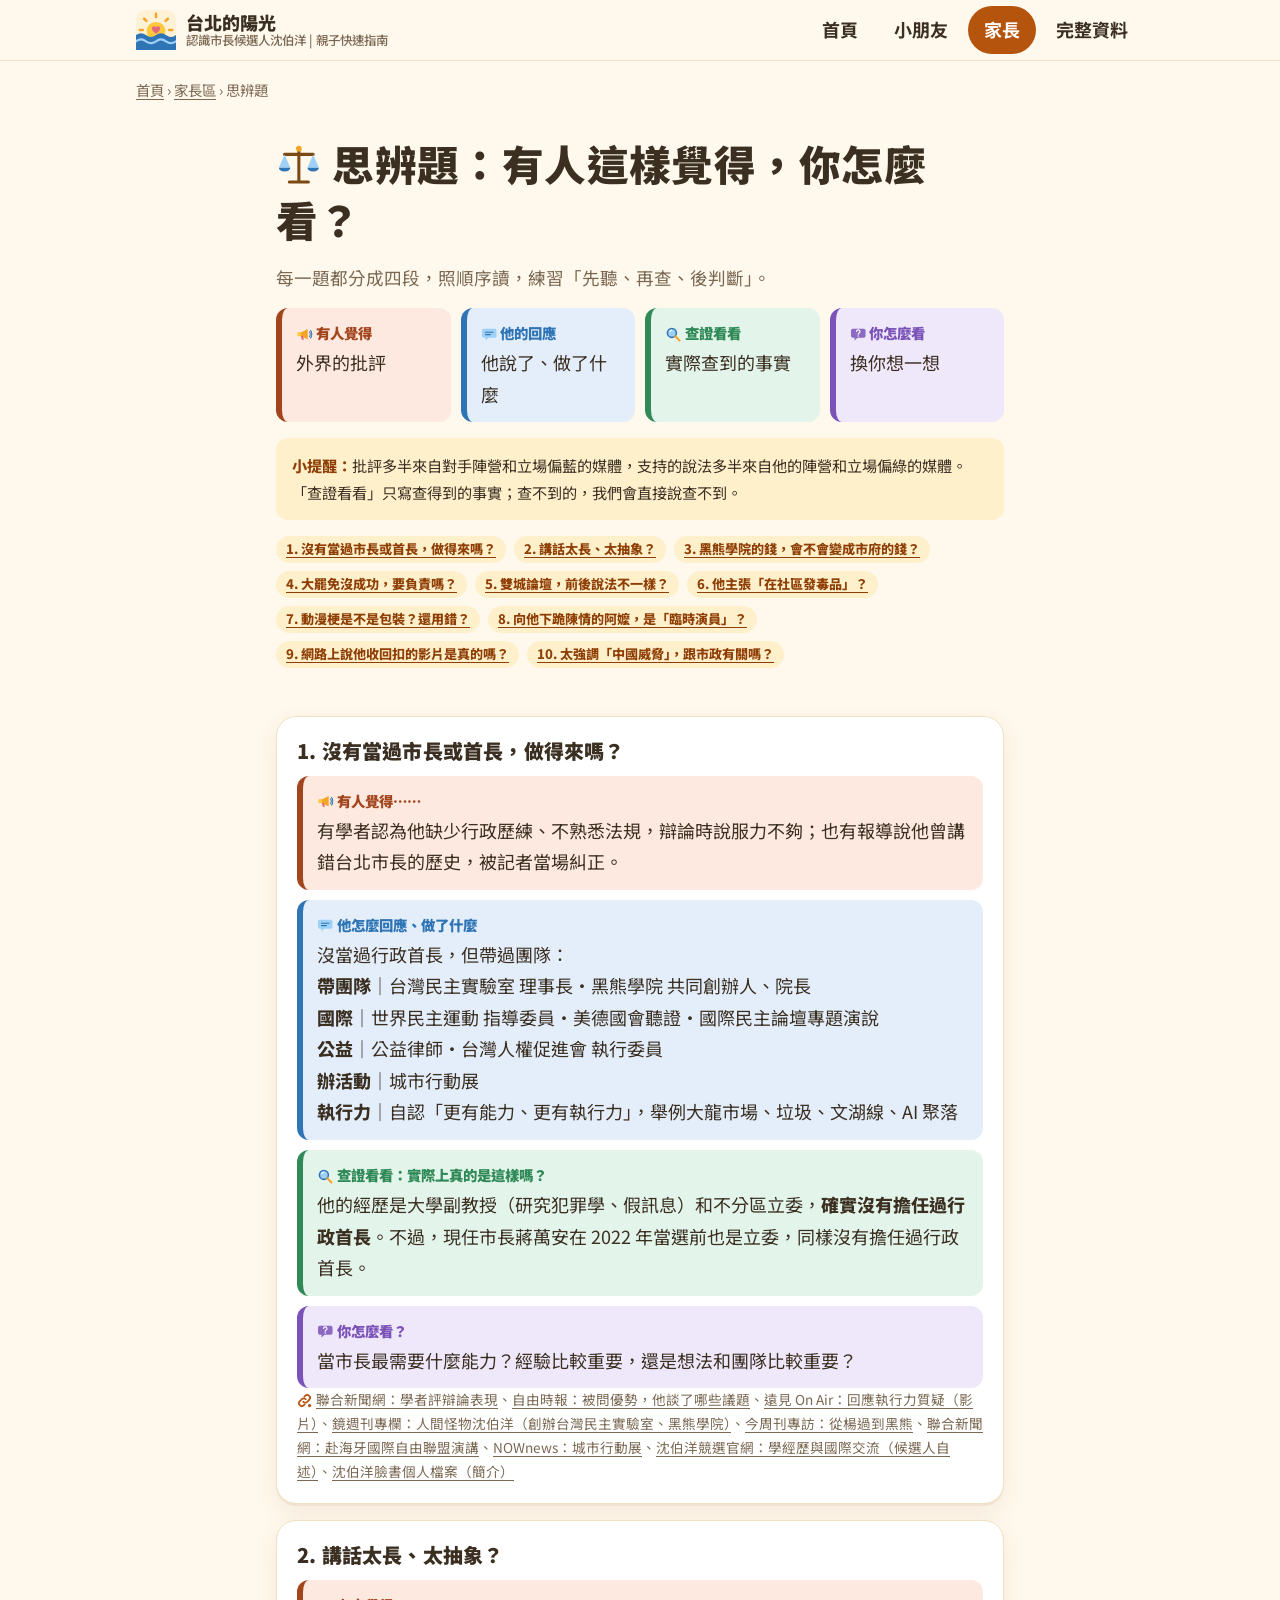
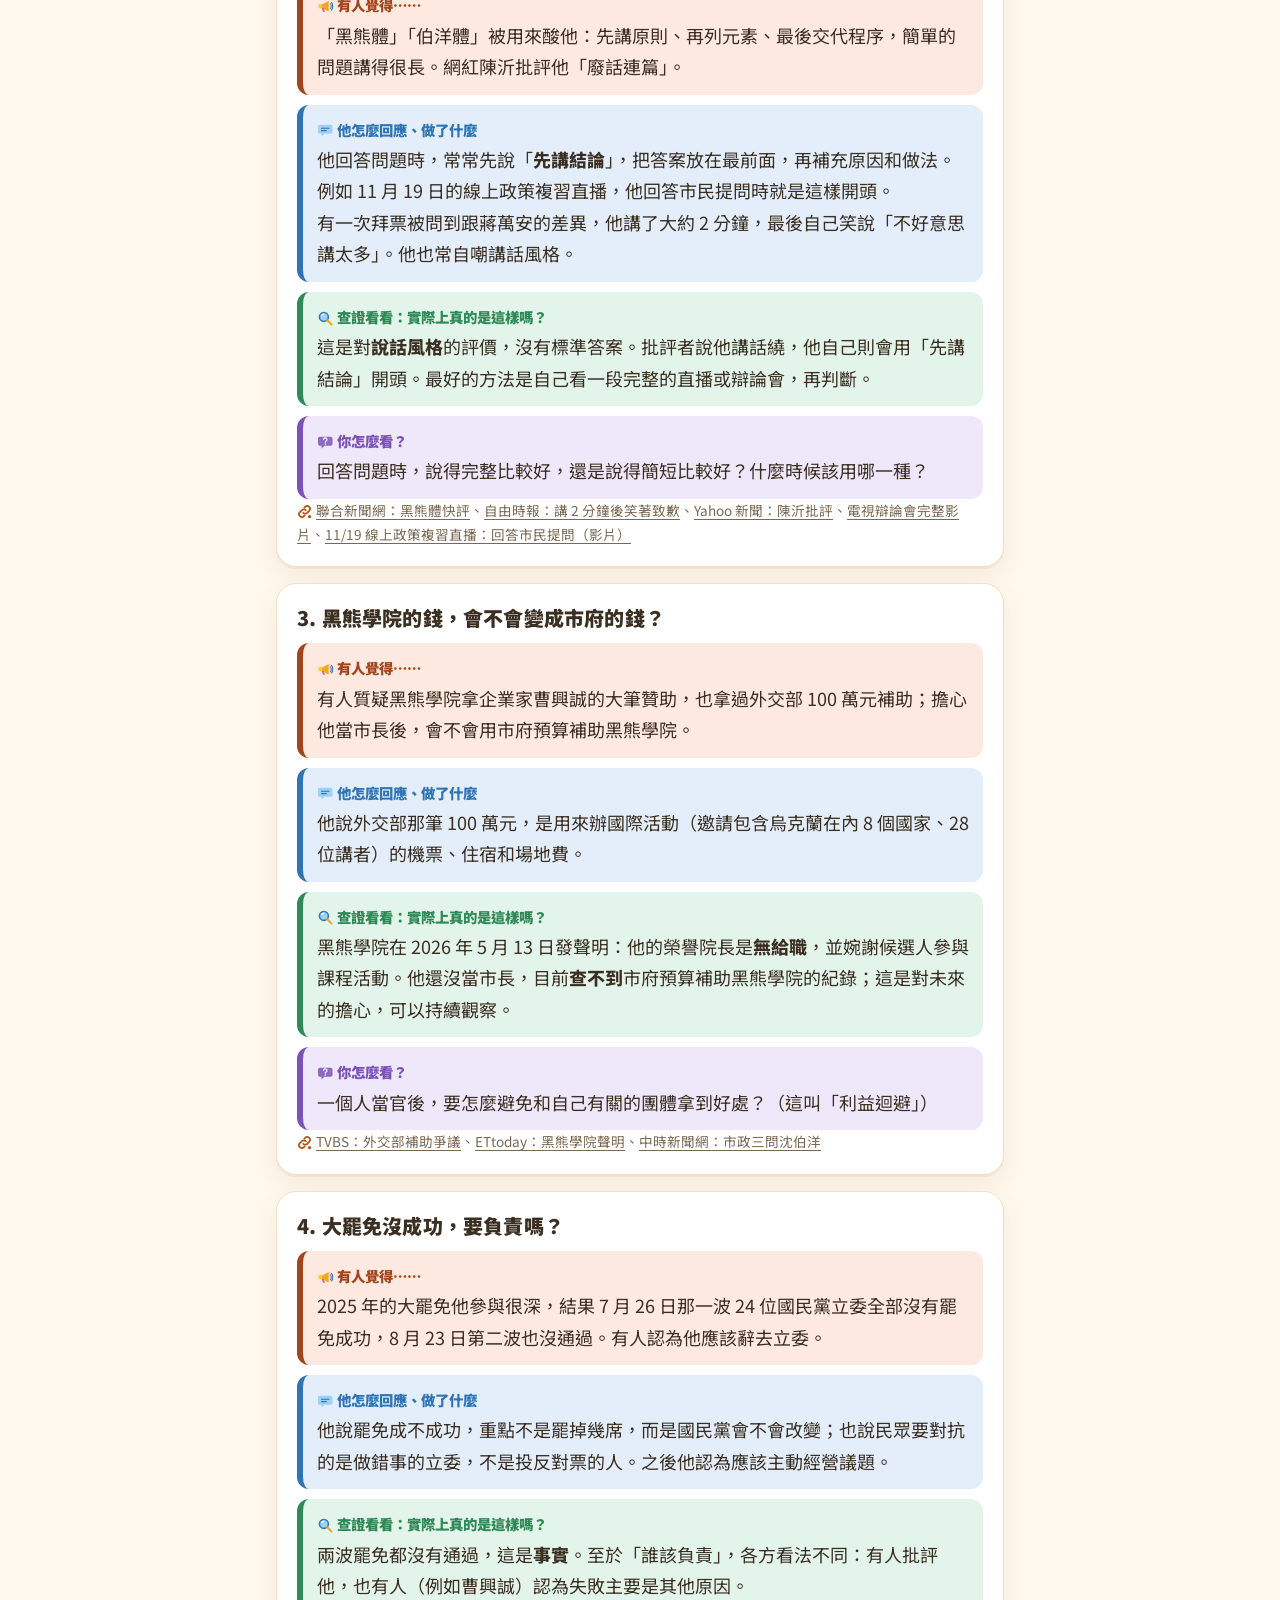
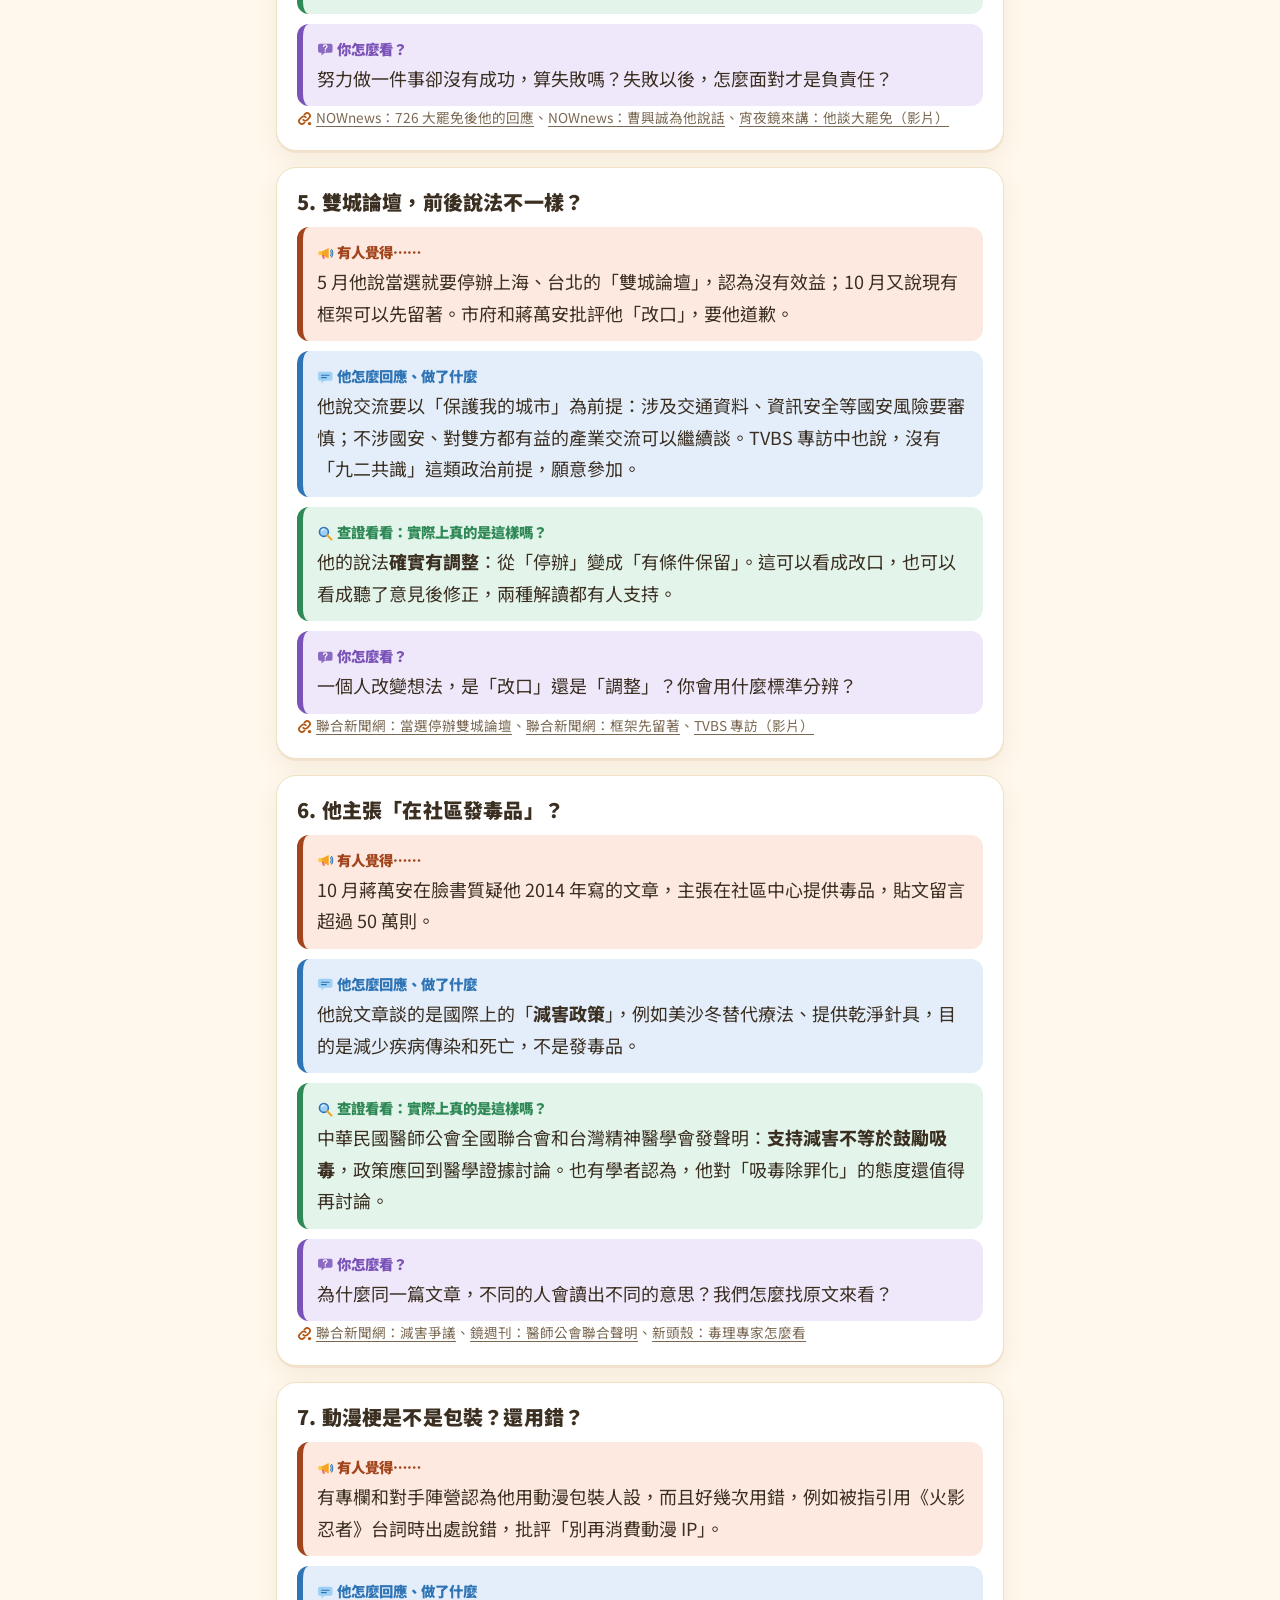
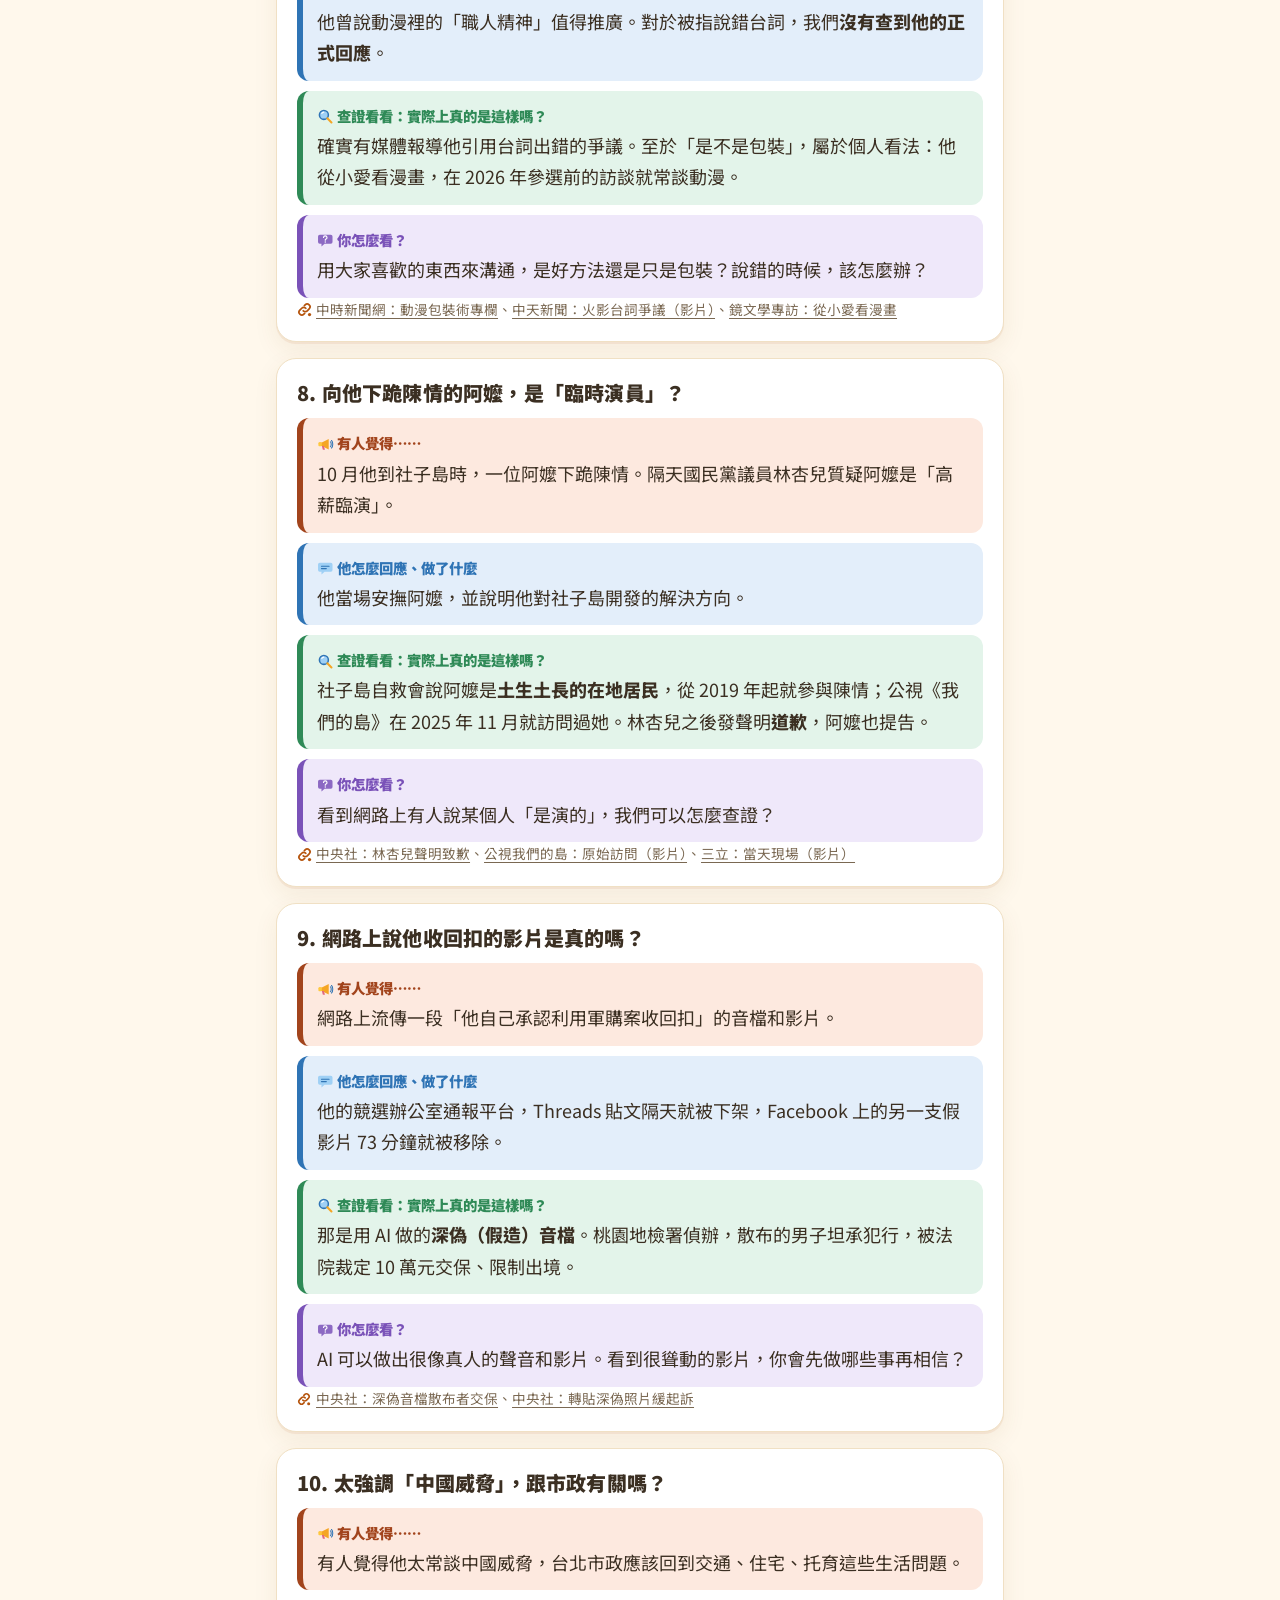
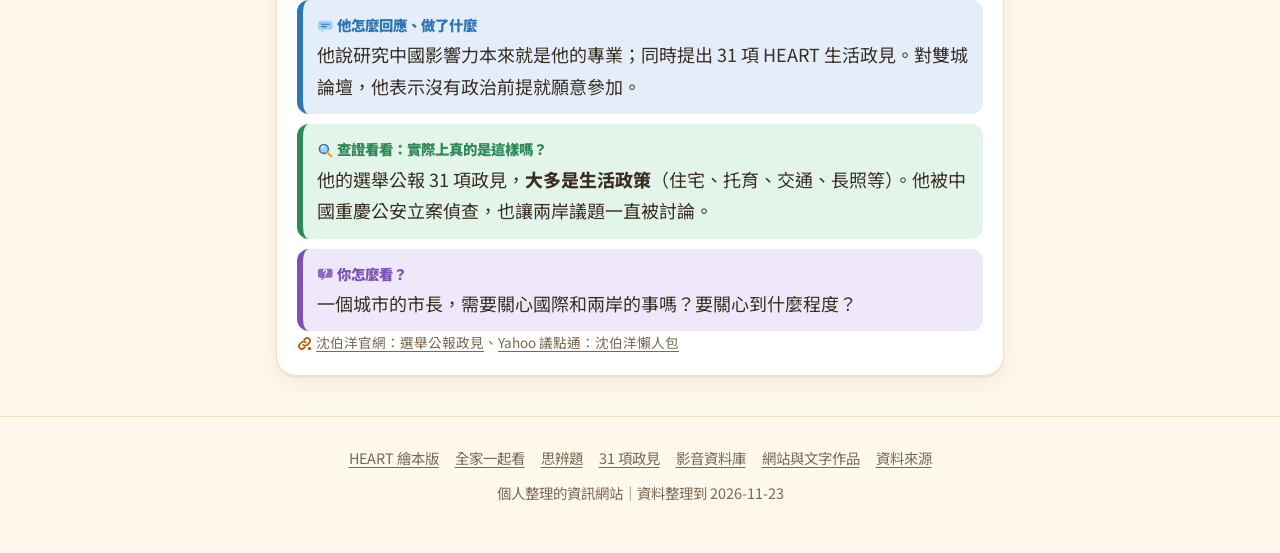
<file: think.html>
<!doctype html>
<html lang="zh-Hant-TW">
<head>
<meta charset="utf-8">
<meta name="viewport" content="width=device-width, initial-scale=1, viewport-fit=cover">
<title>思辨題｜台北的陽光</title>
<meta name="description" content="外界對沈伯洋的 10 個常見批評：有人覺得什麼、他怎麼回應、查證後的事實，以及給孩子的討論題。">
<meta property="og:title" content="思辨題｜台北的陽光">
<meta property="og:description" content="外界對沈伯洋的 10 個常見批評：有人覺得什麼、他怎麼回應、查證後的事實，以及給孩子的討論題。">
<meta property="og:type" content="website">
<meta property="og:site_name" content="台北的陽光">
<meta property="og:locale" content="zh_TW">
<meta property="og:url" content="https://shelly910732.github.io/puma-guide/think.html">
<meta property="og:image" content="https://shelly910732.github.io/puma-guide/assets/og-image.png?v=21bcf3ff">
<meta property="og:image:width" content="1200">
<meta property="og:image:height" content="630">
<meta property="og:image:alt" content="台北的陽光：認識市長候選人沈伯洋，親子快速指南。台北靠 3 沈伯洋">
<meta name="twitter:card" content="summary_large_image">
<meta name="theme-color" content="#fff8ec">
<link rel="icon" href="assets/favicon.svg?v=5af626d4" type="image/svg+xml">
<link rel="icon" href="assets/icon-192.png?v=5af626d4" sizes="192x192" type="image/png">
<link rel="apple-touch-icon" href="assets/icon-180.png?v=5af626d4">
<link rel="manifest" href="site.webmanifest">
<link rel="preconnect" href="https://fonts.googleapis.com">
<link rel="preconnect" href="https://fonts.gstatic.com" crossorigin>
<link rel="stylesheet" href="https://fonts.googleapis.com/css2?family=Noto+Sans+TC:wght@400;500;700;900&display=swap">
<link rel="stylesheet" href="assets/style.css?v=18416c21">
</head>
<body>
<a class="sr-only" href="#main">跳到主要內容</a>
<header class="site-header">
  <div class="wrap">
    <a class="brand" href="index.html"><img src="assets/favicon.svg?v=5af626d4" width="40" height="40" alt=""><span>台北的陽光<small>認識市長候選人沈伯洋 | 親子快速指南</small></span></a>
    <nav class="top-nav" aria-label="主選單"><a href="index.html">首頁</a><a href="kids.html">小朋友</a><a href="parents.html" aria-current="page">家長</a><a href="data.html">完整資料</a></nav>
  </div>
</header>
<div class="wrap crumb"><a href="index.html">首頁</a> › <a href="parents.html">家長區</a> › 思辨題</div>
<main id="main">

<section class="page-hero">
  <div class="wrap narrow">
    <h1><svg class="ic" viewBox="0 0 48 48" aria-hidden="true" focusable="false"><path d="M24 6v34M14 42h20M9 13h30" stroke="#7A4A12" stroke-width="3.2" stroke-linecap="round" stroke-linejoin="round" fill="none"/><circle cx="24" cy="7" r="3" fill="#F5A524"/><path d="M9 13L3 27h12zM39 13l-6 14h12z" fill="#9FD0F5"/><path d="M3 27a6 4 0 0 0 12 0zM33 27a6 4 0 0 0 12 0z" fill="#2F74B5"/></svg> 思辨題：有人這樣覺得，你怎麼看？</h1>
    <p class="lead">每一題都分成四段，照順序讀，練習「先聽、再查、後判斷」。</p>
    <div class="steps" style="grid-template-columns:repeat(auto-fit,minmax(140px,1fr))">
      <div class="step s-say"><span class="lab"><svg class="ic" viewBox="0 0 48 48" aria-hidden="true" focusable="false"><path d="M6 19h8l20-10v30L14 29H6z" fill="#F5A524"/><rect x="4" y="18" width="10" height="12" rx="3" fill="#FFC83D"/><path d="M14 29l3 11h6l-3-11" fill="#E2677E"/><path d="M39 17c3 2 3 12 0 14M42 13c5 5 5 17 0 22" stroke="#2F74B5" stroke-width="3" stroke-linecap="round" stroke-linejoin="round" fill="none"/></svg> 有人覺得</span>外界的批評</div>
      <div class="step s-reply"><span class="lab"><svg class="ic" viewBox="0 0 48 48" aria-hidden="true" focusable="false"><path d="M8 8h32a5 5 0 0 1 5 5v16a5 5 0 0 1-5 5H22l-9 8v-8H8a5 5 0 0 1-5-5V13a5 5 0 0 1 5-5z" fill="#9FD0F5"/><path d="M13 18h22M13 25h14" stroke="#2F74B5" stroke-width="3.2" stroke-linecap="round" stroke-linejoin="round" fill="none"/></svg> 他的回應</span>他說了、做了什麼</div>
      <div class="step s-fact"><span class="lab"><svg class="ic" viewBox="0 0 48 48" aria-hidden="true" focusable="false"><circle cx="20" cy="20" r="13" fill="#9FD0F5" stroke="#2F74B5" stroke-width="4.5"/><path d="M30 30l12 12" stroke="#F5A524" stroke-width="6" stroke-linecap="round" stroke-linejoin="round" fill="none"/><path d="M14 16a7 7 0 0 1 6-4" stroke="#FFFFFF" stroke-width="3" stroke-linecap="round" stroke-linejoin="round" fill="none"/></svg> 查證看看</span>實際查到的事實</div>
      <div class="step s-you"><span class="lab"><svg class="ic" viewBox="0 0 48 48" aria-hidden="true" focusable="false"><path d="M8 8h32a5 5 0 0 1 5 5v16a5 5 0 0 1-5 5H22l-9 8v-8H8a5 5 0 0 1-5-5V13a5 5 0 0 1 5-5z" fill="#7A52B8" opacity=".85"/><path d="M19 16a5 5 0 1 1 6 5c-1 .5-1 1.5-1 3" stroke="#FFFFFF" stroke-width="3.4" stroke-linecap="round" stroke-linejoin="round" fill="none"/><circle cx="24" cy="29" r="2" fill="#FFFFFF"/></svg> 你怎麼看</span>換你想一想</div>
    </div>
    <div class="note"><strong>小提醒：</strong>批評多半來自對手陣營和立場偏藍的媒體，支持的說法多半來自他的陣營和立場偏綠的媒體。「查證看看」只寫查得到的事實；查不到的，我們會直接說查不到。</div>
    <div class="chips"><a class="chip" href="#experience">1. 沒有當過市長或首長，做得來嗎？</a><a class="chip" href="#talk">2. 講話太長、太抽象？</a><a class="chip" href="#kuma">3. 黑熊學院的錢，會不會變成市府的錢？</a><a class="chip" href="#recall">4. 大罷免沒成功，要負責嗎？</a><a class="chip" href="#twin">5. 雙城論壇，前後說法不一樣？</a><a class="chip" href="#drug">6. 他主張「在社區發毒品」？</a><a class="chip" href="#anime">7. 動漫梗是不是包裝？還用錯？</a><a class="chip" href="#grandma">8. 向他下跪陳情的阿嬤，是「臨時演員」？</a><a class="chip" href="#deepfake">9. 網路上說他收回扣的影片是真的嗎？</a><a class="chip" href="#china">10. 太強調「中國威脅」，跟市政有關嗎？</a></div>
  </div>
</section>

<section class="section">
  <div class="wrap narrow">
    <div class="grid">
    <article class="card debate" id="experience">
      <h3>1. 沒有當過市長或首長，做得來嗎？</h3>
      <div class="steps">
        <div class="step s-say"><span class="lab"><svg class="ic" viewBox="0 0 48 48" aria-hidden="true" focusable="false"><path d="M6 19h8l20-10v30L14 29H6z" fill="#F5A524"/><rect x="4" y="18" width="10" height="12" rx="3" fill="#FFC83D"/><path d="M14 29l3 11h6l-3-11" fill="#E2677E"/><path d="M39 17c3 2 3 12 0 14M42 13c5 5 5 17 0 22" stroke="#2F74B5" stroke-width="3" stroke-linecap="round" stroke-linejoin="round" fill="none"/></svg> 有人覺得……</span><p>有學者認為他缺少行政歷練、不熟悉法規，辯論時說服力不夠；也有報導說他曾講錯台北市長的歷史，被記者當場糾正。</p></div>
        <div class="step s-reply"><span class="lab"><svg class="ic" viewBox="0 0 48 48" aria-hidden="true" focusable="false"><path d="M8 8h32a5 5 0 0 1 5 5v16a5 5 0 0 1-5 5H22l-9 8v-8H8a5 5 0 0 1-5-5V13a5 5 0 0 1 5-5z" fill="#9FD0F5"/><path d="M13 18h22M13 25h14" stroke="#2F74B5" stroke-width="3.2" stroke-linecap="round" stroke-linejoin="round" fill="none"/></svg> 他怎麼回應、做了什麼</span><p>沒當過行政首長，但帶過團隊：<br><b>帶團隊</b>｜台灣民主實驗室 理事長・黑熊學院 共同創辦人、院長<br><b>國際</b>｜世界民主運動 指導委員・美德國會聽證・國際民主論壇專題演說<br><b>公益</b>｜公益律師・台灣人權促進會 執行委員<br><b>辦活動</b>｜城市行動展<br><b>執行力</b>｜自認「更有能力、更有執行力」，舉例大龍市場、垃圾、文湖線、AI 聚落</p></div>
        <div class="step s-fact"><span class="lab"><svg class="ic" viewBox="0 0 48 48" aria-hidden="true" focusable="false"><circle cx="20" cy="20" r="13" fill="#9FD0F5" stroke="#2F74B5" stroke-width="4.5"/><path d="M30 30l12 12" stroke="#F5A524" stroke-width="6" stroke-linecap="round" stroke-linejoin="round" fill="none"/><path d="M14 16a7 7 0 0 1 6-4" stroke="#FFFFFF" stroke-width="3" stroke-linecap="round" stroke-linejoin="round" fill="none"/></svg> 查證看看：實際上真的是這樣嗎？</span><p>他的經歷是大學副教授（研究犯罪學、假訊息）和不分區立委，<b>確實沒有擔任過行政首長</b>。不過，現任市長蔣萬安在 2022 年當選前也是立委，同樣沒有擔任過行政首長。</p></div>
        <div class="step s-you"><span class="lab"><svg class="ic" viewBox="0 0 48 48" aria-hidden="true" focusable="false"><path d="M8 8h32a5 5 0 0 1 5 5v16a5 5 0 0 1-5 5H22l-9 8v-8H8a5 5 0 0 1-5-5V13a5 5 0 0 1 5-5z" fill="#7A52B8" opacity=".85"/><path d="M19 16a5 5 0 1 1 6 5c-1 .5-1 1.5-1 3" stroke="#FFFFFF" stroke-width="3.4" stroke-linecap="round" stroke-linejoin="round" fill="none"/><circle cx="24" cy="29" r="2" fill="#FFFFFF"/></svg> 你怎麼看？</span><p>當市長最需要什麼能力？經驗比較重要，還是想法和團隊比較重要？</p></div>
      </div>
      <p class="src"><a href="https://udn.com/news/story/124652/9849053">聯合新聞網：學者評辯論表現</a>、<a href="https://news.ltn.com.tw/news/politics/breakingnews/5460206">自由時報：被問優勢，他談了哪些議題</a>、<a href="https://www.youtube.com/watch?v=2GIRFjKUbLU">遠見 On Air：回應執行力質疑（影片）</a>、<a href="https://www.mirrormedia.mg/external/dailycolumn_83844">鏡週刊專欄：人間怪物沈伯洋（創辦台灣民主實驗室、黑熊學院）</a>、<a href="https://www.businesstoday.com.tw/article/category/183027/post/202608260070/">今周刊專訪：從楊過到黑熊</a>、<a href="https://udn.com/news/story/6656/9156000">聯合新聞網：赴海牙國際自由聯盟演講</a>、<a href="https://www.nownews.com/news/6893123">NOWnews：城市行動展</a>、<a href="https://puma.taipei/experience">沈伯洋競選官網：學經歷與國際交流（候選人自述）</a>、<a href="https://www.facebook.com/pumashen">沈伯洋臉書個人檔案（簡介）</a></p>
    </article><article class="card debate" id="talk">
      <h3>2. 講話太長、太抽象？</h3>
      <div class="steps">
        <div class="step s-say"><span class="lab"><svg class="ic" viewBox="0 0 48 48" aria-hidden="true" focusable="false"><path d="M6 19h8l20-10v30L14 29H6z" fill="#F5A524"/><rect x="4" y="18" width="10" height="12" rx="3" fill="#FFC83D"/><path d="M14 29l3 11h6l-3-11" fill="#E2677E"/><path d="M39 17c3 2 3 12 0 14M42 13c5 5 5 17 0 22" stroke="#2F74B5" stroke-width="3" stroke-linecap="round" stroke-linejoin="round" fill="none"/></svg> 有人覺得……</span><p>「黑熊體」「伯洋體」被用來酸他：先講原則、再列元素、最後交代程序，簡單的問題講得很長。網紅陳沂批評他「廢話連篇」。</p></div>
        <div class="step s-reply"><span class="lab"><svg class="ic" viewBox="0 0 48 48" aria-hidden="true" focusable="false"><path d="M8 8h32a5 5 0 0 1 5 5v16a5 5 0 0 1-5 5H22l-9 8v-8H8a5 5 0 0 1-5-5V13a5 5 0 0 1 5-5z" fill="#9FD0F5"/><path d="M13 18h22M13 25h14" stroke="#2F74B5" stroke-width="3.2" stroke-linecap="round" stroke-linejoin="round" fill="none"/></svg> 他怎麼回應、做了什麼</span><p>他回答問題時，常常先說「<b>先講結論</b>」，把答案放在最前面，再補充原因和做法。例如 11 月 19 日的線上政策複習直播，他回答市民提問時就是這樣開頭。<br>有一次拜票被問到跟蔣萬安的差異，他講了大約 2 分鐘，最後自己笑說「不好意思講太多」。他也常自嘲講話風格。</p></div>
        <div class="step s-fact"><span class="lab"><svg class="ic" viewBox="0 0 48 48" aria-hidden="true" focusable="false"><circle cx="20" cy="20" r="13" fill="#9FD0F5" stroke="#2F74B5" stroke-width="4.5"/><path d="M30 30l12 12" stroke="#F5A524" stroke-width="6" stroke-linecap="round" stroke-linejoin="round" fill="none"/><path d="M14 16a7 7 0 0 1 6-4" stroke="#FFFFFF" stroke-width="3" stroke-linecap="round" stroke-linejoin="round" fill="none"/></svg> 查證看看：實際上真的是這樣嗎？</span><p>這是對<b>說話風格</b>的評價，沒有標準答案。批評者說他講話繞，他自己則會用「先講結論」開頭。最好的方法是自己看一段完整的直播或辯論會，再判斷。</p></div>
        <div class="step s-you"><span class="lab"><svg class="ic" viewBox="0 0 48 48" aria-hidden="true" focusable="false"><path d="M8 8h32a5 5 0 0 1 5 5v16a5 5 0 0 1-5 5H22l-9 8v-8H8a5 5 0 0 1-5-5V13a5 5 0 0 1 5-5z" fill="#7A52B8" opacity=".85"/><path d="M19 16a5 5 0 1 1 6 5c-1 .5-1 1.5-1 3" stroke="#FFFFFF" stroke-width="3.4" stroke-linecap="round" stroke-linejoin="round" fill="none"/><circle cx="24" cy="29" r="2" fill="#FFFFFF"/></svg> 你怎麼看？</span><p>回答問題時，說得完整比較好，還是說得簡短比較好？什麼時候該用哪一種？</p></div>
      </div>
      <p class="src"><a href="https://udn.com/news/story/124652/9521242">聯合新聞網：黑熊體快評</a>、<a href="https://news.ltn.com.tw/news/politics/breakingnews/5460206">自由時報：講 2 分鐘後笑著致歉</a>、<a href="https://tw.news.yahoo.com/%E9%99%B3%E6%B2%82%E6%89%B9%E6%B2%88%E4%BC%AF%E6%B4%8B-%E5%BB%A2%E8%A9%B1%E9%80%A3%E7%AF%87-%E6%B2%92%E9%87%8D%E9%BB%9E-%E9%85%B8-%E7%95%B6%E5%B8%82%E9%95%B7%E5%85%AC%E5%8B%99%E5%93%A1%E6%BA%96%E5%82%99%E9%81%8E%E5%8B%9E-031139809.html">Yahoo 新聞：陳沂批評</a>、<a href="https://www.youtube.com/watch?v=plpXPrOoV2w">電視辯論會完整影片</a>、<a href="https://www.youtube.com/watch?v=X3v6R9thZOs">11/19 線上政策複習直播：回答市民提問（影片）</a></p>
    </article><article class="card debate" id="kuma">
      <h3>3. 黑熊學院的錢，會不會變成市府的錢？</h3>
      <div class="steps">
        <div class="step s-say"><span class="lab"><svg class="ic" viewBox="0 0 48 48" aria-hidden="true" focusable="false"><path d="M6 19h8l20-10v30L14 29H6z" fill="#F5A524"/><rect x="4" y="18" width="10" height="12" rx="3" fill="#FFC83D"/><path d="M14 29l3 11h6l-3-11" fill="#E2677E"/><path d="M39 17c3 2 3 12 0 14M42 13c5 5 5 17 0 22" stroke="#2F74B5" stroke-width="3" stroke-linecap="round" stroke-linejoin="round" fill="none"/></svg> 有人覺得……</span><p>有人質疑黑熊學院拿企業家曹興誠的大筆贊助，也拿過外交部 100 萬元補助；擔心他當市長後，會不會用市府預算補助黑熊學院。</p></div>
        <div class="step s-reply"><span class="lab"><svg class="ic" viewBox="0 0 48 48" aria-hidden="true" focusable="false"><path d="M8 8h32a5 5 0 0 1 5 5v16a5 5 0 0 1-5 5H22l-9 8v-8H8a5 5 0 0 1-5-5V13a5 5 0 0 1 5-5z" fill="#9FD0F5"/><path d="M13 18h22M13 25h14" stroke="#2F74B5" stroke-width="3.2" stroke-linecap="round" stroke-linejoin="round" fill="none"/></svg> 他怎麼回應、做了什麼</span><p>他說外交部那筆 100 萬元，是用來辦國際活動（邀請包含烏克蘭在內 8 個國家、28 位講者）的機票、住宿和場地費。</p></div>
        <div class="step s-fact"><span class="lab"><svg class="ic" viewBox="0 0 48 48" aria-hidden="true" focusable="false"><circle cx="20" cy="20" r="13" fill="#9FD0F5" stroke="#2F74B5" stroke-width="4.5"/><path d="M30 30l12 12" stroke="#F5A524" stroke-width="6" stroke-linecap="round" stroke-linejoin="round" fill="none"/><path d="M14 16a7 7 0 0 1 6-4" stroke="#FFFFFF" stroke-width="3" stroke-linecap="round" stroke-linejoin="round" fill="none"/></svg> 查證看看：實際上真的是這樣嗎？</span><p>黑熊學院在 2026 年 5 月 13 日發聲明：他的榮譽院長是<b>無給職</b>，並婉謝候選人參與課程活動。他還沒當市長，目前<b>查不到</b>市府預算補助黑熊學院的紀錄；這是對未來的擔心，可以持續觀察。</p></div>
        <div class="step s-you"><span class="lab"><svg class="ic" viewBox="0 0 48 48" aria-hidden="true" focusable="false"><path d="M8 8h32a5 5 0 0 1 5 5v16a5 5 0 0 1-5 5H22l-9 8v-8H8a5 5 0 0 1-5-5V13a5 5 0 0 1 5-5z" fill="#7A52B8" opacity=".85"/><path d="M19 16a5 5 0 1 1 6 5c-1 .5-1 1.5-1 3" stroke="#FFFFFF" stroke-width="3.4" stroke-linecap="round" stroke-linejoin="round" fill="none"/><circle cx="24" cy="29" r="2" fill="#FFFFFF"/></svg> 你怎麼看？</span><p>一個人當官後，要怎麼避免和自己有關的團體拿到好處？（這叫「利益迴避」）</p></div>
      </div>
      <p class="src"><a href="https://news.tvbs.com.tw/politics/2739694">TVBS：外交部補助爭議</a>、<a href="https://www.ettoday.net/news/20260513/3165410.htm">ETtoday：黑熊學院聲明</a>、<a href="https://www.chinatimes.com/realtimenews/20261013001662-260407">中時新聞網：市政三問沈伯洋</a></p>
    </article><article class="card debate" id="recall">
      <h3>4. 大罷免沒成功，要負責嗎？</h3>
      <div class="steps">
        <div class="step s-say"><span class="lab"><svg class="ic" viewBox="0 0 48 48" aria-hidden="true" focusable="false"><path d="M6 19h8l20-10v30L14 29H6z" fill="#F5A524"/><rect x="4" y="18" width="10" height="12" rx="3" fill="#FFC83D"/><path d="M14 29l3 11h6l-3-11" fill="#E2677E"/><path d="M39 17c3 2 3 12 0 14M42 13c5 5 5 17 0 22" stroke="#2F74B5" stroke-width="3" stroke-linecap="round" stroke-linejoin="round" fill="none"/></svg> 有人覺得……</span><p>2025 年的大罷免他參與很深，結果 7 月 26 日那一波 24 位國民黨立委全部沒有罷免成功，8 月 23 日第二波也沒通過。有人認為他應該辭去立委。</p></div>
        <div class="step s-reply"><span class="lab"><svg class="ic" viewBox="0 0 48 48" aria-hidden="true" focusable="false"><path d="M8 8h32a5 5 0 0 1 5 5v16a5 5 0 0 1-5 5H22l-9 8v-8H8a5 5 0 0 1-5-5V13a5 5 0 0 1 5-5z" fill="#9FD0F5"/><path d="M13 18h22M13 25h14" stroke="#2F74B5" stroke-width="3.2" stroke-linecap="round" stroke-linejoin="round" fill="none"/></svg> 他怎麼回應、做了什麼</span><p>他說罷免成不成功，重點不是罷掉幾席，而是國民黨會不會改變；也說民眾要對抗的是做錯事的立委，不是投反對票的人。之後他認為應該主動經營議題。</p></div>
        <div class="step s-fact"><span class="lab"><svg class="ic" viewBox="0 0 48 48" aria-hidden="true" focusable="false"><circle cx="20" cy="20" r="13" fill="#9FD0F5" stroke="#2F74B5" stroke-width="4.5"/><path d="M30 30l12 12" stroke="#F5A524" stroke-width="6" stroke-linecap="round" stroke-linejoin="round" fill="none"/><path d="M14 16a7 7 0 0 1 6-4" stroke="#FFFFFF" stroke-width="3" stroke-linecap="round" stroke-linejoin="round" fill="none"/></svg> 查證看看：實際上真的是這樣嗎？</span><p>兩波罷免都沒有通過，這是<b>事實</b>。至於「誰該負責」，各方看法不同：有人批評他，也有人（例如曹興誠）認為失敗主要是其他原因。</p></div>
        <div class="step s-you"><span class="lab"><svg class="ic" viewBox="0 0 48 48" aria-hidden="true" focusable="false"><path d="M8 8h32a5 5 0 0 1 5 5v16a5 5 0 0 1-5 5H22l-9 8v-8H8a5 5 0 0 1-5-5V13a5 5 0 0 1 5-5z" fill="#7A52B8" opacity=".85"/><path d="M19 16a5 5 0 1 1 6 5c-1 .5-1 1.5-1 3" stroke="#FFFFFF" stroke-width="3.4" stroke-linecap="round" stroke-linejoin="round" fill="none"/><circle cx="24" cy="29" r="2" fill="#FFFFFF"/></svg> 你怎麼看？</span><p>努力做一件事卻沒有成功，算失敗嗎？失敗以後，怎麼面對才是負責任？</p></div>
      </div>
      <p class="src"><a href="https://www.nownews.com/news/6711972">NOWnews：726 大罷免後他的回應</a>、<a href="https://www.nownews.com/news/6713440">NOWnews：曹興誠為他說話</a>、<a href="https://www.youtube.com/watch?v=dtKbKSZnTxE">宵夜鏡來講：他談大罷免（影片）</a></p>
    </article><article class="card debate" id="twin">
      <h3>5. 雙城論壇，前後說法不一樣？</h3>
      <div class="steps">
        <div class="step s-say"><span class="lab"><svg class="ic" viewBox="0 0 48 48" aria-hidden="true" focusable="false"><path d="M6 19h8l20-10v30L14 29H6z" fill="#F5A524"/><rect x="4" y="18" width="10" height="12" rx="3" fill="#FFC83D"/><path d="M14 29l3 11h6l-3-11" fill="#E2677E"/><path d="M39 17c3 2 3 12 0 14M42 13c5 5 5 17 0 22" stroke="#2F74B5" stroke-width="3" stroke-linecap="round" stroke-linejoin="round" fill="none"/></svg> 有人覺得……</span><p>5 月他說當選就要停辦上海、台北的「雙城論壇」，認為沒有效益；10 月又說現有框架可以先留著。市府和蔣萬安批評他「改口」，要他道歉。</p></div>
        <div class="step s-reply"><span class="lab"><svg class="ic" viewBox="0 0 48 48" aria-hidden="true" focusable="false"><path d="M8 8h32a5 5 0 0 1 5 5v16a5 5 0 0 1-5 5H22l-9 8v-8H8a5 5 0 0 1-5-5V13a5 5 0 0 1 5-5z" fill="#9FD0F5"/><path d="M13 18h22M13 25h14" stroke="#2F74B5" stroke-width="3.2" stroke-linecap="round" stroke-linejoin="round" fill="none"/></svg> 他怎麼回應、做了什麼</span><p>他說交流要以「保護我的城市」為前提：涉及交通資料、資訊安全等國安風險要審慎；不涉國安、對雙方都有益的產業交流可以繼續談。TVBS 專訪中也說，沒有「九二共識」這類政治前提，願意參加。</p></div>
        <div class="step s-fact"><span class="lab"><svg class="ic" viewBox="0 0 48 48" aria-hidden="true" focusable="false"><circle cx="20" cy="20" r="13" fill="#9FD0F5" stroke="#2F74B5" stroke-width="4.5"/><path d="M30 30l12 12" stroke="#F5A524" stroke-width="6" stroke-linecap="round" stroke-linejoin="round" fill="none"/><path d="M14 16a7 7 0 0 1 6-4" stroke="#FFFFFF" stroke-width="3" stroke-linecap="round" stroke-linejoin="round" fill="none"/></svg> 查證看看：實際上真的是這樣嗎？</span><p>他的說法<b>確實有調整</b>：從「停辦」變成「有條件保留」。這可以看成改口，也可以看成聽了意見後修正，兩種解讀都有人支持。</p></div>
        <div class="step s-you"><span class="lab"><svg class="ic" viewBox="0 0 48 48" aria-hidden="true" focusable="false"><path d="M8 8h32a5 5 0 0 1 5 5v16a5 5 0 0 1-5 5H22l-9 8v-8H8a5 5 0 0 1-5-5V13a5 5 0 0 1 5-5z" fill="#7A52B8" opacity=".85"/><path d="M19 16a5 5 0 1 1 6 5c-1 .5-1 1.5-1 3" stroke="#FFFFFF" stroke-width="3.4" stroke-linecap="round" stroke-linejoin="round" fill="none"/><circle cx="24" cy="29" r="2" fill="#FFFFFF"/></svg> 你怎麼看？</span><p>一個人改變想法，是「改口」還是「調整」？你會用什麼標準分辨？</p></div>
      </div>
      <p class="src"><a href="https://udn.com/news/story/124652/9502690">聯合新聞網：當選停辦雙城論壇</a>、<a href="https://udn.com/news/story/6656/9796309">聯合新聞網：框架先留著</a>、<a href="https://www.youtube.com/watch?v=Ci4_TUAquek">TVBS 專訪（影片）</a></p>
    </article><article class="card debate" id="drug">
      <h3>6. 他主張「在社區發毒品」？</h3>
      <div class="steps">
        <div class="step s-say"><span class="lab"><svg class="ic" viewBox="0 0 48 48" aria-hidden="true" focusable="false"><path d="M6 19h8l20-10v30L14 29H6z" fill="#F5A524"/><rect x="4" y="18" width="10" height="12" rx="3" fill="#FFC83D"/><path d="M14 29l3 11h6l-3-11" fill="#E2677E"/><path d="M39 17c3 2 3 12 0 14M42 13c5 5 5 17 0 22" stroke="#2F74B5" stroke-width="3" stroke-linecap="round" stroke-linejoin="round" fill="none"/></svg> 有人覺得……</span><p>10 月蔣萬安在臉書質疑他 2014 年寫的文章，主張在社區中心提供毒品，貼文留言超過 50 萬則。</p></div>
        <div class="step s-reply"><span class="lab"><svg class="ic" viewBox="0 0 48 48" aria-hidden="true" focusable="false"><path d="M8 8h32a5 5 0 0 1 5 5v16a5 5 0 0 1-5 5H22l-9 8v-8H8a5 5 0 0 1-5-5V13a5 5 0 0 1 5-5z" fill="#9FD0F5"/><path d="M13 18h22M13 25h14" stroke="#2F74B5" stroke-width="3.2" stroke-linecap="round" stroke-linejoin="round" fill="none"/></svg> 他怎麼回應、做了什麼</span><p>他說文章談的是國際上的「<b>減害政策</b>」，例如美沙冬替代療法、提供乾淨針具，目的是減少疾病傳染和死亡，不是發毒品。</p></div>
        <div class="step s-fact"><span class="lab"><svg class="ic" viewBox="0 0 48 48" aria-hidden="true" focusable="false"><circle cx="20" cy="20" r="13" fill="#9FD0F5" stroke="#2F74B5" stroke-width="4.5"/><path d="M30 30l12 12" stroke="#F5A524" stroke-width="6" stroke-linecap="round" stroke-linejoin="round" fill="none"/><path d="M14 16a7 7 0 0 1 6-4" stroke="#FFFFFF" stroke-width="3" stroke-linecap="round" stroke-linejoin="round" fill="none"/></svg> 查證看看：實際上真的是這樣嗎？</span><p>中華民國醫師公會全國聯合會和台灣精神醫學會發聲明：<b>支持減害不等於鼓勵吸毒</b>，政策應回到醫學證據討論。也有學者認為，他對「吸毒除罪化」的態度還值得再討論。</p></div>
        <div class="step s-you"><span class="lab"><svg class="ic" viewBox="0 0 48 48" aria-hidden="true" focusable="false"><path d="M8 8h32a5 5 0 0 1 5 5v16a5 5 0 0 1-5 5H22l-9 8v-8H8a5 5 0 0 1-5-5V13a5 5 0 0 1 5-5z" fill="#7A52B8" opacity=".85"/><path d="M19 16a5 5 0 1 1 6 5c-1 .5-1 1.5-1 3" stroke="#FFFFFF" stroke-width="3.4" stroke-linecap="round" stroke-linejoin="round" fill="none"/><circle cx="24" cy="29" r="2" fill="#FFFFFF"/></svg> 你怎麼看？</span><p>為什麼同一篇文章，不同的人會讀出不同的意思？我們怎麼找原文來看？</p></div>
      </div>
      <p class="src"><a href="https://udn.com/news/story/6656/9793912">聯合新聞網：減害爭議</a>、<a href="https://www.mirrormedia.mg/story/20261005edi039">鏡週刊：醫師公會聯合聲明</a>、<a href="https://newtalk.tw/news/view/2026-10-04/1063468">新頭殼：毒理專家怎麼看</a></p>
    </article><article class="card debate" id="anime">
      <h3>7. 動漫梗是不是包裝？還用錯？</h3>
      <div class="steps">
        <div class="step s-say"><span class="lab"><svg class="ic" viewBox="0 0 48 48" aria-hidden="true" focusable="false"><path d="M6 19h8l20-10v30L14 29H6z" fill="#F5A524"/><rect x="4" y="18" width="10" height="12" rx="3" fill="#FFC83D"/><path d="M14 29l3 11h6l-3-11" fill="#E2677E"/><path d="M39 17c3 2 3 12 0 14M42 13c5 5 5 17 0 22" stroke="#2F74B5" stroke-width="3" stroke-linecap="round" stroke-linejoin="round" fill="none"/></svg> 有人覺得……</span><p>有專欄和對手陣營認為他用動漫包裝人設，而且好幾次用錯，例如被指引用《火影忍者》台詞時出處說錯，批評「別再消費動漫 IP」。</p></div>
        <div class="step s-reply"><span class="lab"><svg class="ic" viewBox="0 0 48 48" aria-hidden="true" focusable="false"><path d="M8 8h32a5 5 0 0 1 5 5v16a5 5 0 0 1-5 5H22l-9 8v-8H8a5 5 0 0 1-5-5V13a5 5 0 0 1 5-5z" fill="#9FD0F5"/><path d="M13 18h22M13 25h14" stroke="#2F74B5" stroke-width="3.2" stroke-linecap="round" stroke-linejoin="round" fill="none"/></svg> 他怎麼回應、做了什麼</span><p>他曾說動漫裡的「職人精神」值得推廣。對於被指說錯台詞，我們<b>沒有查到他的正式回應</b>。</p></div>
        <div class="step s-fact"><span class="lab"><svg class="ic" viewBox="0 0 48 48" aria-hidden="true" focusable="false"><circle cx="20" cy="20" r="13" fill="#9FD0F5" stroke="#2F74B5" stroke-width="4.5"/><path d="M30 30l12 12" stroke="#F5A524" stroke-width="6" stroke-linecap="round" stroke-linejoin="round" fill="none"/><path d="M14 16a7 7 0 0 1 6-4" stroke="#FFFFFF" stroke-width="3" stroke-linecap="round" stroke-linejoin="round" fill="none"/></svg> 查證看看：實際上真的是這樣嗎？</span><p>確實有媒體報導他引用台詞出錯的爭議。至於「是不是包裝」，屬於個人看法：他從小愛看漫畫，在 2026 年參選前的訪談就常談動漫。</p></div>
        <div class="step s-you"><span class="lab"><svg class="ic" viewBox="0 0 48 48" aria-hidden="true" focusable="false"><path d="M8 8h32a5 5 0 0 1 5 5v16a5 5 0 0 1-5 5H22l-9 8v-8H8a5 5 0 0 1-5-5V13a5 5 0 0 1 5-5z" fill="#7A52B8" opacity=".85"/><path d="M19 16a5 5 0 1 1 6 5c-1 .5-1 1.5-1 3" stroke="#FFFFFF" stroke-width="3.4" stroke-linecap="round" stroke-linejoin="round" fill="none"/><circle cx="24" cy="29" r="2" fill="#FFFFFF"/></svg> 你怎麼看？</span><p>用大家喜歡的東西來溝通，是好方法還是只是包裝？說錯的時候，該怎麼辦？</p></div>
      </div>
      <p class="src"><a href="https://www.chinatimes.com/opinion/20261115002493-262104">中時新聞網：動漫包裝術專欄</a>、<a href="https://www.youtube.com/watch?v=2CSDBruLbV8">中天新聞：火影台詞爭議（影片）</a>、<a href="https://www.mirrorfiction.com/news/1433">鏡文學專訪：從小愛看漫畫</a></p>
    </article><article class="card debate" id="grandma">
      <h3>8. 向他下跪陳情的阿嬤，是「臨時演員」？</h3>
      <div class="steps">
        <div class="step s-say"><span class="lab"><svg class="ic" viewBox="0 0 48 48" aria-hidden="true" focusable="false"><path d="M6 19h8l20-10v30L14 29H6z" fill="#F5A524"/><rect x="4" y="18" width="10" height="12" rx="3" fill="#FFC83D"/><path d="M14 29l3 11h6l-3-11" fill="#E2677E"/><path d="M39 17c3 2 3 12 0 14M42 13c5 5 5 17 0 22" stroke="#2F74B5" stroke-width="3" stroke-linecap="round" stroke-linejoin="round" fill="none"/></svg> 有人覺得……</span><p>10 月他到社子島時，一位阿嬤下跪陳情。隔天國民黨議員林杏兒質疑阿嬤是「高薪臨演」。</p></div>
        <div class="step s-reply"><span class="lab"><svg class="ic" viewBox="0 0 48 48" aria-hidden="true" focusable="false"><path d="M8 8h32a5 5 0 0 1 5 5v16a5 5 0 0 1-5 5H22l-9 8v-8H8a5 5 0 0 1-5-5V13a5 5 0 0 1 5-5z" fill="#9FD0F5"/><path d="M13 18h22M13 25h14" stroke="#2F74B5" stroke-width="3.2" stroke-linecap="round" stroke-linejoin="round" fill="none"/></svg> 他怎麼回應、做了什麼</span><p>他當場安撫阿嬤，並說明他對社子島開發的解決方向。</p></div>
        <div class="step s-fact"><span class="lab"><svg class="ic" viewBox="0 0 48 48" aria-hidden="true" focusable="false"><circle cx="20" cy="20" r="13" fill="#9FD0F5" stroke="#2F74B5" stroke-width="4.5"/><path d="M30 30l12 12" stroke="#F5A524" stroke-width="6" stroke-linecap="round" stroke-linejoin="round" fill="none"/><path d="M14 16a7 7 0 0 1 6-4" stroke="#FFFFFF" stroke-width="3" stroke-linecap="round" stroke-linejoin="round" fill="none"/></svg> 查證看看：實際上真的是這樣嗎？</span><p>社子島自救會說阿嬤是<b>土生土長的在地居民</b>，從 2019 年起就參與陳情；公視《我們的島》在 2025 年 11 月就訪問過她。林杏兒之後發聲明<b>道歉</b>，阿嬤也提告。</p></div>
        <div class="step s-you"><span class="lab"><svg class="ic" viewBox="0 0 48 48" aria-hidden="true" focusable="false"><path d="M8 8h32a5 5 0 0 1 5 5v16a5 5 0 0 1-5 5H22l-9 8v-8H8a5 5 0 0 1-5-5V13a5 5 0 0 1 5-5z" fill="#7A52B8" opacity=".85"/><path d="M19 16a5 5 0 1 1 6 5c-1 .5-1 1.5-1 3" stroke="#FFFFFF" stroke-width="3.4" stroke-linecap="round" stroke-linejoin="round" fill="none"/><circle cx="24" cy="29" r="2" fill="#FFFFFF"/></svg> 你怎麼看？</span><p>看到網路上有人說某個人「是演的」，我們可以怎麼查證？</p></div>
      </div>
      <p class="src"><a href="https://cna.com.tw/news/aloc/202610200107.aspx">中央社：林杏兒聲明致歉</a>、<a href="https://news.pts.org.tw/video/22559">公視我們的島：原始訪問（影片）</a>、<a href="https://www.youtube.com/watch?v=vaeGMTuBujY">三立：當天現場（影片）</a></p>
    </article><article class="card debate" id="deepfake">
      <h3>9. 網路上說他收回扣的影片是真的嗎？</h3>
      <div class="steps">
        <div class="step s-say"><span class="lab"><svg class="ic" viewBox="0 0 48 48" aria-hidden="true" focusable="false"><path d="M6 19h8l20-10v30L14 29H6z" fill="#F5A524"/><rect x="4" y="18" width="10" height="12" rx="3" fill="#FFC83D"/><path d="M14 29l3 11h6l-3-11" fill="#E2677E"/><path d="M39 17c3 2 3 12 0 14M42 13c5 5 5 17 0 22" stroke="#2F74B5" stroke-width="3" stroke-linecap="round" stroke-linejoin="round" fill="none"/></svg> 有人覺得……</span><p>網路上流傳一段「他自己承認利用軍購案收回扣」的音檔和影片。</p></div>
        <div class="step s-reply"><span class="lab"><svg class="ic" viewBox="0 0 48 48" aria-hidden="true" focusable="false"><path d="M8 8h32a5 5 0 0 1 5 5v16a5 5 0 0 1-5 5H22l-9 8v-8H8a5 5 0 0 1-5-5V13a5 5 0 0 1 5-5z" fill="#9FD0F5"/><path d="M13 18h22M13 25h14" stroke="#2F74B5" stroke-width="3.2" stroke-linecap="round" stroke-linejoin="round" fill="none"/></svg> 他怎麼回應、做了什麼</span><p>他的競選辦公室通報平台，Threads 貼文隔天就被下架，Facebook 上的另一支假影片 73 分鐘就被移除。</p></div>
        <div class="step s-fact"><span class="lab"><svg class="ic" viewBox="0 0 48 48" aria-hidden="true" focusable="false"><circle cx="20" cy="20" r="13" fill="#9FD0F5" stroke="#2F74B5" stroke-width="4.5"/><path d="M30 30l12 12" stroke="#F5A524" stroke-width="6" stroke-linecap="round" stroke-linejoin="round" fill="none"/><path d="M14 16a7 7 0 0 1 6-4" stroke="#FFFFFF" stroke-width="3" stroke-linecap="round" stroke-linejoin="round" fill="none"/></svg> 查證看看：實際上真的是這樣嗎？</span><p>那是用 AI 做的<b>深偽（假造）音檔</b>。桃園地檢署偵辦，散布的男子坦承犯行，被法院裁定 10 萬元交保、限制出境。</p></div>
        <div class="step s-you"><span class="lab"><svg class="ic" viewBox="0 0 48 48" aria-hidden="true" focusable="false"><path d="M8 8h32a5 5 0 0 1 5 5v16a5 5 0 0 1-5 5H22l-9 8v-8H8a5 5 0 0 1-5-5V13a5 5 0 0 1 5-5z" fill="#7A52B8" opacity=".85"/><path d="M19 16a5 5 0 1 1 6 5c-1 .5-1 1.5-1 3" stroke="#FFFFFF" stroke-width="3.4" stroke-linecap="round" stroke-linejoin="round" fill="none"/><circle cx="24" cy="29" r="2" fill="#FFFFFF"/></svg> 你怎麼看？</span><p>AI 可以做出很像真人的聲音和影片。看到很聳動的影片，你會先做哪些事再相信？</p></div>
      </div>
      <p class="src"><a href="https://cna.com.tw/news/asoc/202610310035.aspx">中央社：深偽音檔散布者交保</a>、<a href="https://cna.com.tw/news/asoc/202610120034.aspx">中央社：轉貼深偽照片緩起訴</a></p>
    </article><article class="card debate" id="china">
      <h3>10. 太強調「中國威脅」，跟市政有關嗎？</h3>
      <div class="steps">
        <div class="step s-say"><span class="lab"><svg class="ic" viewBox="0 0 48 48" aria-hidden="true" focusable="false"><path d="M6 19h8l20-10v30L14 29H6z" fill="#F5A524"/><rect x="4" y="18" width="10" height="12" rx="3" fill="#FFC83D"/><path d="M14 29l3 11h6l-3-11" fill="#E2677E"/><path d="M39 17c3 2 3 12 0 14M42 13c5 5 5 17 0 22" stroke="#2F74B5" stroke-width="3" stroke-linecap="round" stroke-linejoin="round" fill="none"/></svg> 有人覺得……</span><p>有人覺得他太常談中國威脅，台北市政應該回到交通、住宅、托育這些生活問題。</p></div>
        <div class="step s-reply"><span class="lab"><svg class="ic" viewBox="0 0 48 48" aria-hidden="true" focusable="false"><path d="M8 8h32a5 5 0 0 1 5 5v16a5 5 0 0 1-5 5H22l-9 8v-8H8a5 5 0 0 1-5-5V13a5 5 0 0 1 5-5z" fill="#9FD0F5"/><path d="M13 18h22M13 25h14" stroke="#2F74B5" stroke-width="3.2" stroke-linecap="round" stroke-linejoin="round" fill="none"/></svg> 他怎麼回應、做了什麼</span><p>他說研究中國影響力本來就是他的專業；同時提出 31 項 HEART 生活政見。對雙城論壇，他表示沒有政治前提就願意參加。</p></div>
        <div class="step s-fact"><span class="lab"><svg class="ic" viewBox="0 0 48 48" aria-hidden="true" focusable="false"><circle cx="20" cy="20" r="13" fill="#9FD0F5" stroke="#2F74B5" stroke-width="4.5"/><path d="M30 30l12 12" stroke="#F5A524" stroke-width="6" stroke-linecap="round" stroke-linejoin="round" fill="none"/><path d="M14 16a7 7 0 0 1 6-4" stroke="#FFFFFF" stroke-width="3" stroke-linecap="round" stroke-linejoin="round" fill="none"/></svg> 查證看看：實際上真的是這樣嗎？</span><p>他的選舉公報 31 項政見，<b>大多是生活政策</b>（住宅、托育、交通、長照等）。他被中國重慶公安立案偵查，也讓兩岸議題一直被討論。</p></div>
        <div class="step s-you"><span class="lab"><svg class="ic" viewBox="0 0 48 48" aria-hidden="true" focusable="false"><path d="M8 8h32a5 5 0 0 1 5 5v16a5 5 0 0 1-5 5H22l-9 8v-8H8a5 5 0 0 1-5-5V13a5 5 0 0 1 5-5z" fill="#7A52B8" opacity=".85"/><path d="M19 16a5 5 0 1 1 6 5c-1 .5-1 1.5-1 3" stroke="#FFFFFF" stroke-width="3.4" stroke-linecap="round" stroke-linejoin="round" fill="none"/><circle cx="24" cy="29" r="2" fill="#FFFFFF"/></svg> 你怎麼看？</span><p>一個城市的市長，需要關心國際和兩岸的事嗎？要關心到什麼程度？</p></div>
      </div>
      <p class="src"><a href="https://puma.taipei/election-bulletin">沈伯洋官網：選舉公報政見</a>、<a href="https://tw.news.yahoo.com/%E6%B2%88%E4%BC%AF%E6%B4%8B%E6%87%B6%E4%BA%BA%E5%8C%85%EF%BC%9A%E6%B2%88%E4%BC%AF%E6%B4%8B%E7%82%BA%E4%BD%95%E8%A2%AB%E9%80%9A%E7%B7%9D%EF%BC%9F%E8%B3%B4%E6%B8%85%E5%BE%B7%E3%80%81%E9%9F%93%E5%9C%8B%E7%91%9C%E6%80%8E%E9%BA%BC%E8%AA%AA%EF%BC%9F%E5%85%AB%E7%82%AF%E3%80%81%E9%96%A9%E5%8D%97%E7%8B%BC%E4%B9%9F%E8%A2%AB%E9%80%9A%E7%B7%9D%EF%BC%9F%E3%80%90yahoo%E8%AD%B0%E9%BB%9E%E9%80%9A%E3%80%91-073705349.html">Yahoo 議點通：沈伯洋懶人包</a></p>
    </article>
    </div>
  </div>
</section>
</main>
<footer class="site-footer">
  <div class="wrap">
    <nav aria-label="網站地圖">
      <a href="kids.html">HEART 繪本版</a><a href="family.html">全家一起看</a><a href="think.html">思辨題</a>
      <a href="heart.html">31 項政見</a><a href="videos.html">影音資料庫</a><a href="works.html">網站與文字作品</a><a href="sources.html">資料來源</a>
    </nav>
    <p>個人整理的資訊網站｜資料整理到 2026-11-23</p>
  </div>
</footer>
<nav class="tabbar" aria-label="快速切換"><a href="index.html"><span class="ico" aria-hidden="true"><svg class="ic" viewBox="0 0 48 48" aria-hidden="true" focusable="false"><path d="M6 23 L24 7 L42 23" stroke="#E2677E" stroke-width="4.5" stroke-linecap="round" stroke-linejoin="round" fill="none"/><rect x="11" y="21" width="26" height="20" rx="3" fill="#FFF1D6" stroke="#F5A524" stroke-width="2.5"/><rect x="20" y="28" width="8" height="13" rx="2" fill="#2F74B5"/></svg></span>首頁</a><a href="kids.html"><span class="ico" aria-hidden="true"><svg class="ic" viewBox="0 0 48 48" aria-hidden="true" focusable="false"><circle cx="24" cy="26" r="14" fill="#FFD8A8"/><path d="M10 24c0-10 6-15 14-15s14 5 14 15c-4-6-9-8-14-8s-10 2-14 8z" fill="#7A4A12"/><circle cx="18.68" cy="25.3" r="1.82" fill="#7A4A12"/><circle cx="29.32" cy="25.3" r="1.82" fill="#7A4A12"/><path d="M19.1 30.9 q4.8999999999999995 4.2 9.799999999999999 0" stroke="#7A4A12" stroke-width="1.9600000000000002" stroke-linecap="round" stroke-linejoin="round" fill="none"/><path d="M36 7l1.8 3.6 4 .6-2.9 2.8.7 4-3.6-1.9-3.6 1.9.7-4-2.9-2.8 4-.6z" fill="#FFC83D"/></svg></span>小朋友</a><a href="parents.html" aria-current="page"><span class="ico" aria-hidden="true"><svg class="ic" viewBox="0 0 48 48" aria-hidden="true" focusable="false"><circle cx="13" cy="22" r="9" fill="#FFD8A8"/><path d="M4 21c0-7 4-10 9-10s9 3 9 10c-3-4-6-5-9-5s-6 1-9 5z" fill="#7A4A12"/><circle cx="9.58" cy="21.55" r="1.17" fill="#7A4A12"/><circle cx="16.42" cy="21.55" r="1.17" fill="#7A4A12"/><path d="M9.85 25.15 q3.15 2.6999999999999997 6.3 0" stroke="#7A4A12" stroke-width="1.2600000000000002" stroke-linecap="round" stroke-linejoin="round" fill="none"/><circle cx="35" cy="22" r="9" fill="#FFD8A8"/><path d="M26 22c0-8 4-11 9-11s9 3 9 11v6c-1-6-2-9-9-11-5 1-8 4-9 5z" fill="#7A4A12"/><circle cx="31.58" cy="21.55" r="1.17" fill="#7A4A12"/><circle cx="38.42" cy="21.55" r="1.17" fill="#7A4A12"/><path d="M31.85 25.15 q3.15 2.6999999999999997 6.3 0" stroke="#7A4A12" stroke-width="1.2600000000000002" stroke-linecap="round" stroke-linejoin="round" fill="none"/><circle cx="24" cy="36" r="7.5" fill="#FFD8A8"/><path d="M16.5 35c0-6 3-8 7.5-8s7.5 2 7.5 8c-2-3-5-4-7.5-4s-5.5 1-7.5 4z" fill="#F5A524"/><circle cx="21.15" cy="35.625" r="0.9750000000000001" fill="#7A4A12"/><circle cx="26.85" cy="35.625" r="0.9750000000000001" fill="#7A4A12"/><path d="M21.375 38.625 q2.625 2.25 5.25 0" stroke="#7A4A12" stroke-width="1.05" stroke-linecap="round" stroke-linejoin="round" fill="none"/></svg></span>家長</a><a href="data.html"><span class="ico" aria-hidden="true"><svg class="ic" viewBox="0 0 48 48" aria-hidden="true" focusable="false"><rect x="6" y="10" width="10" height="32" rx="2" fill="#2F8A57"/><rect x="18" y="6" width="10" height="36" rx="2" fill="#2F74B5"/><rect x="29" y="12" width="10" height="31" rx="2" transform="rotate(-12 34 27)" fill="#E2677E"/><path d="M8 17h6M20 13h6" stroke="#FFFFFF" stroke-width="2.4" stroke-linecap="round" stroke-linejoin="round" fill="none"/></svg></span>完整資料</a></nav>
<script src="assets/site.js?v=7175237c" defer></script>
</body>
</html>
</file>
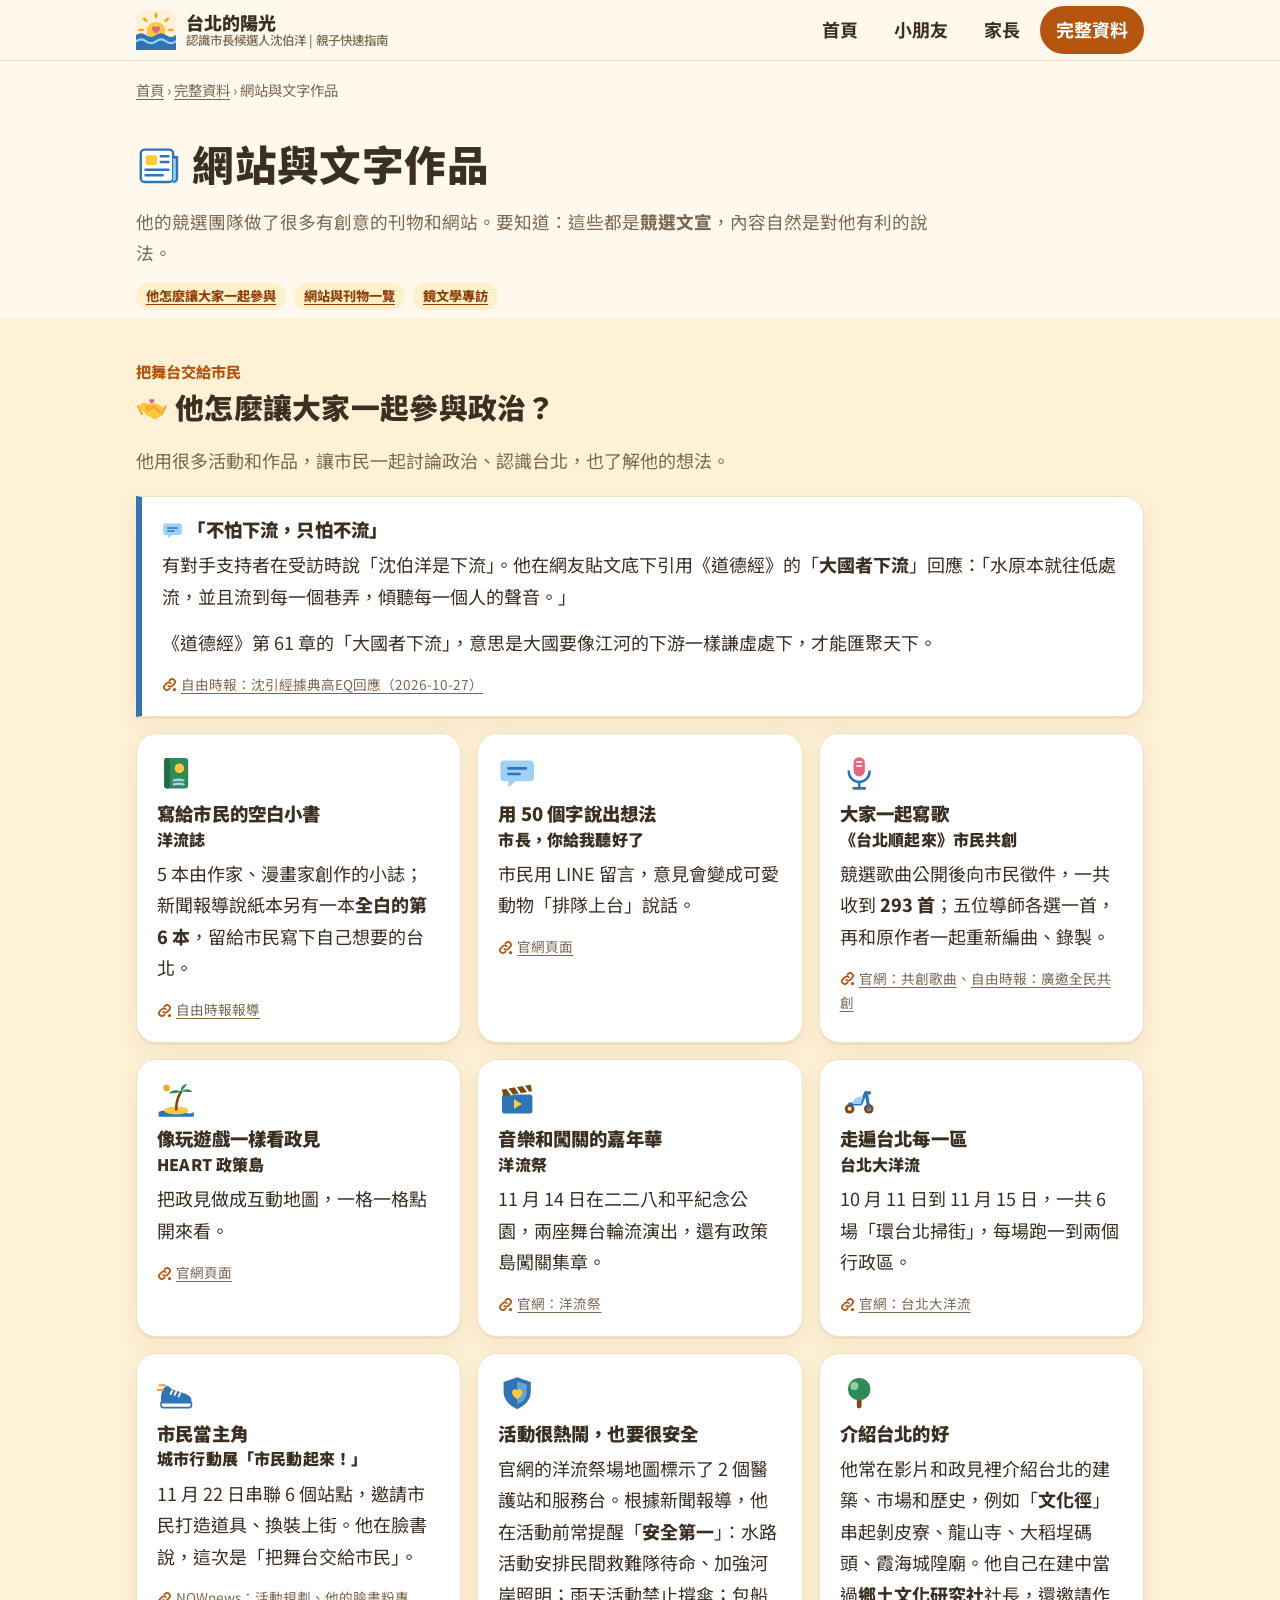
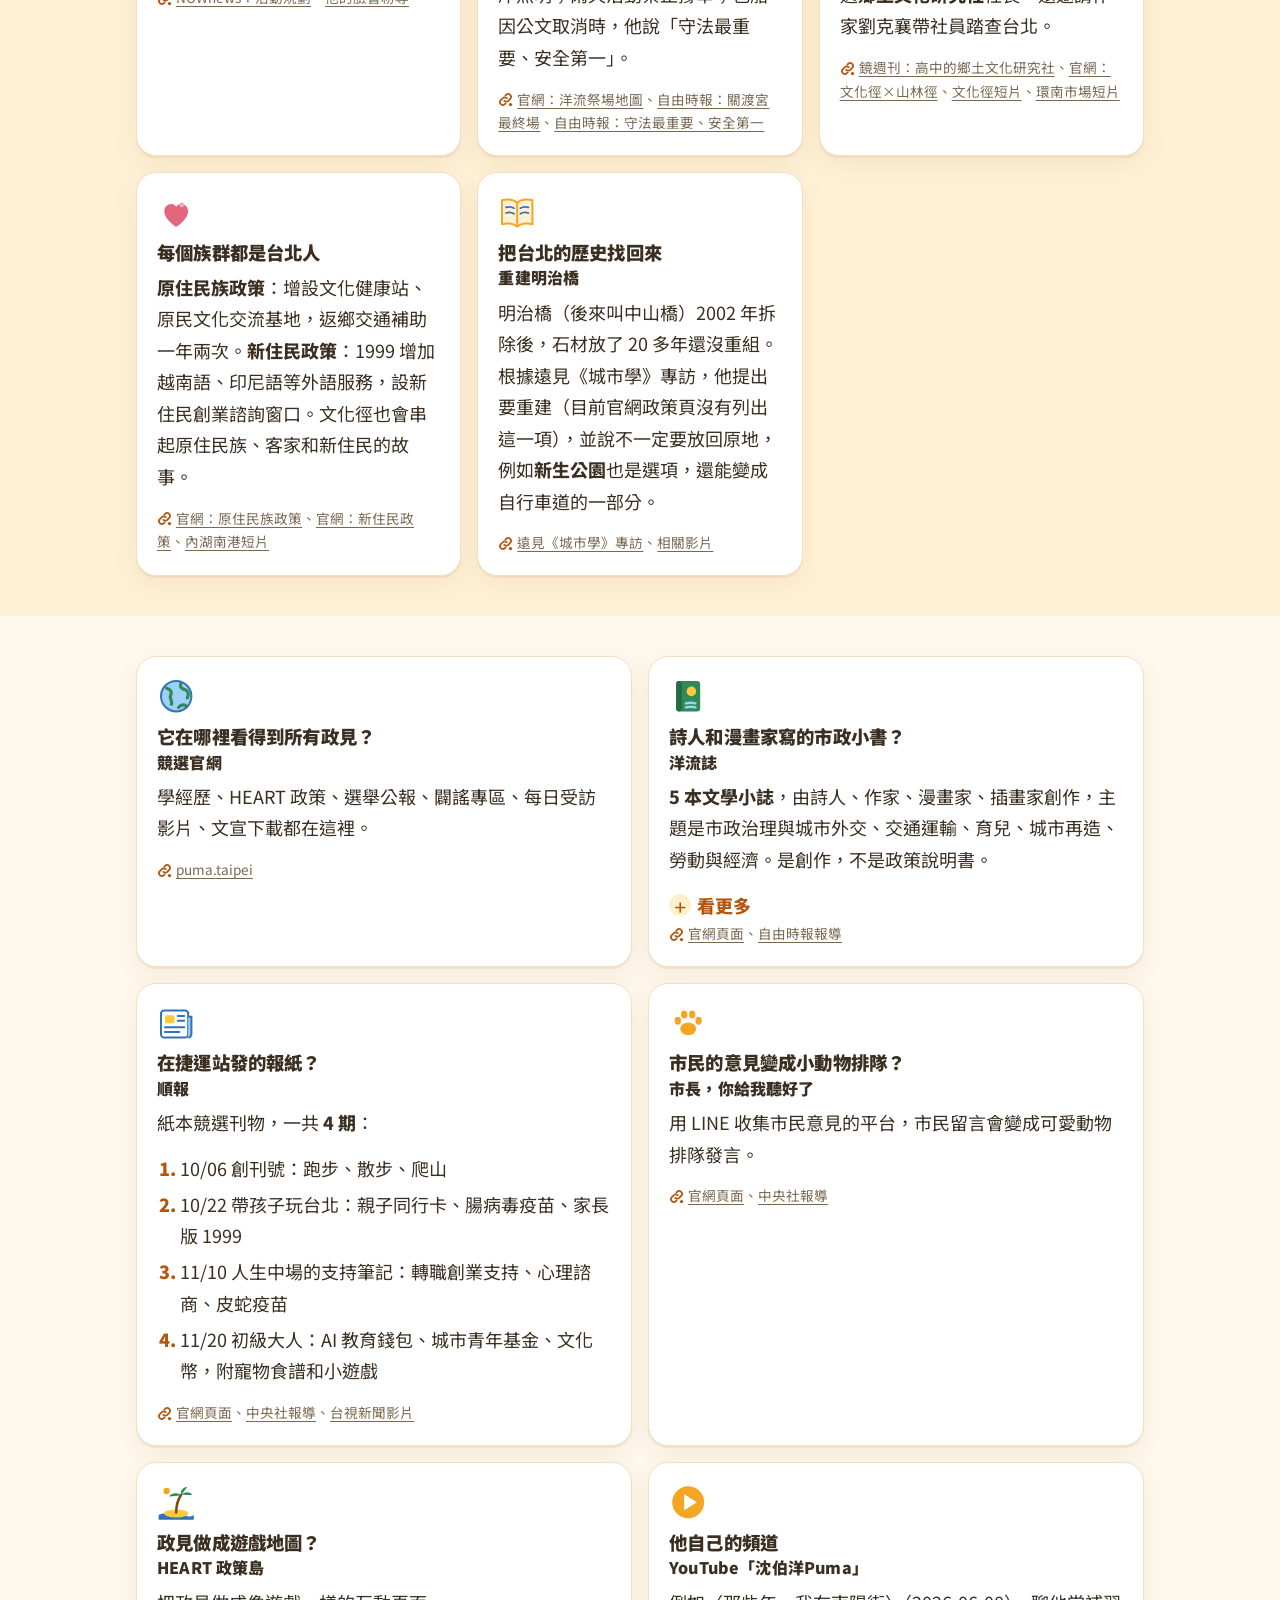
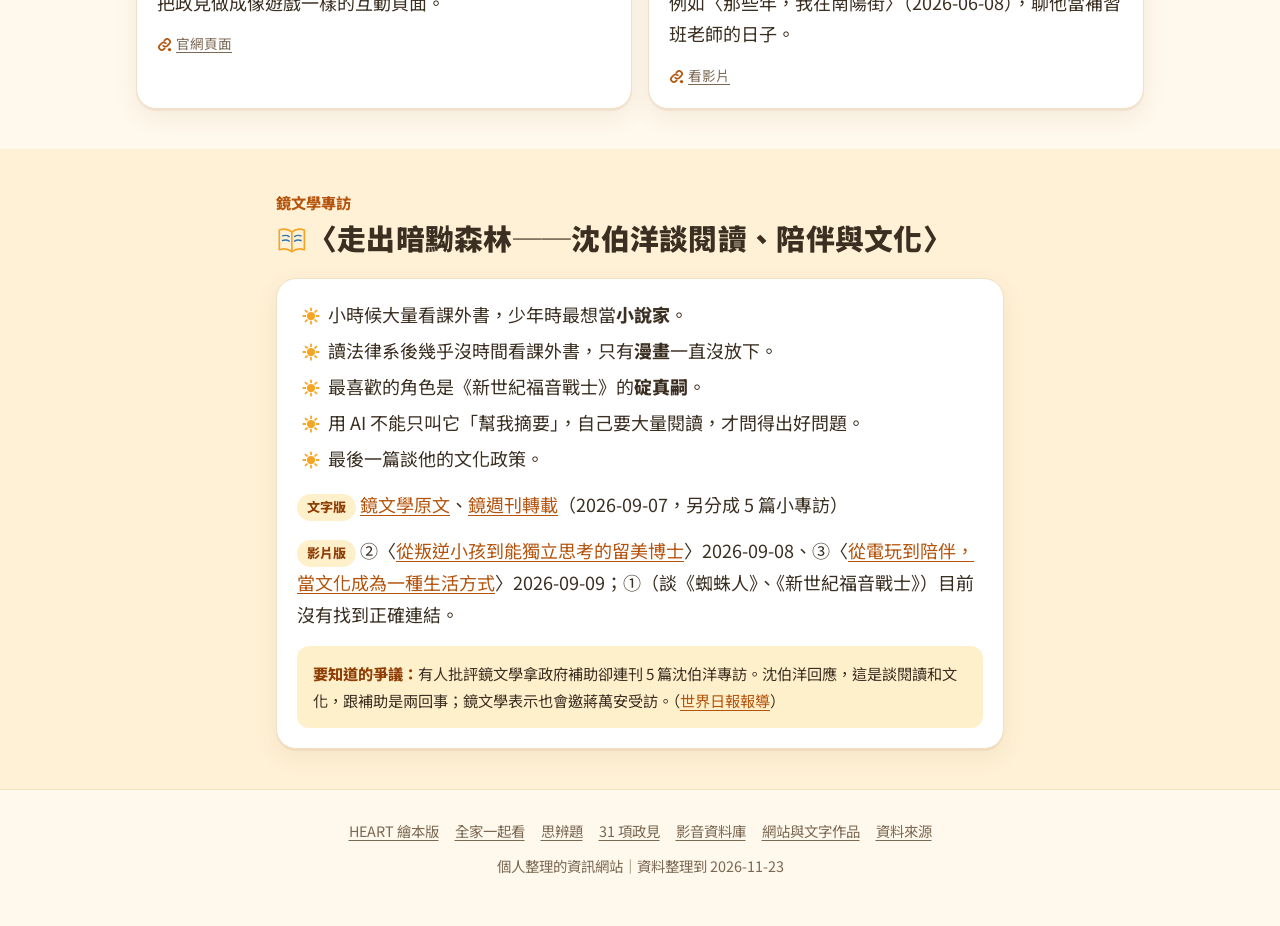
<file: works.html>
<!doctype html>
<html lang="zh-Hant-TW">
<head>
<meta charset="utf-8">
<meta name="viewport" content="width=device-width, initial-scale=1, viewport-fit=cover">
<title>網站與文字作品｜台北的陽光</title>
<meta name="description" content="沈伯洋的競選官網、洋流誌、順報、市長你給我聽好了、HEART 政策島、YouTube 頻道，以及鏡文學專訪〈走出暗黝森林〉。">
<meta property="og:title" content="網站與文字作品｜台北的陽光">
<meta property="og:description" content="沈伯洋的競選官網、洋流誌、順報、市長你給我聽好了、HEART 政策島、YouTube 頻道，以及鏡文學專訪〈走出暗黝森林〉。">
<meta property="og:type" content="website">
<meta property="og:site_name" content="台北的陽光">
<meta property="og:locale" content="zh_TW">
<meta property="og:url" content="https://shelly910732.github.io/puma-guide/works.html">
<meta property="og:image" content="https://shelly910732.github.io/puma-guide/assets/og-image.png?v=21bcf3ff">
<meta property="og:image:width" content="1200">
<meta property="og:image:height" content="630">
<meta property="og:image:alt" content="台北的陽光：認識市長候選人沈伯洋，親子快速指南。台北靠 3 沈伯洋">
<meta name="twitter:card" content="summary_large_image">
<meta name="theme-color" content="#fff8ec">
<link rel="icon" href="assets/favicon.svg?v=5af626d4" type="image/svg+xml">
<link rel="icon" href="assets/icon-192.png?v=5af626d4" sizes="192x192" type="image/png">
<link rel="apple-touch-icon" href="assets/icon-180.png?v=5af626d4">
<link rel="manifest" href="site.webmanifest">
<link rel="preconnect" href="https://fonts.googleapis.com">
<link rel="preconnect" href="https://fonts.gstatic.com" crossorigin>
<link rel="stylesheet" href="https://fonts.googleapis.com/css2?family=Noto+Sans+TC:wght@400;500;700;900&display=swap">
<link rel="stylesheet" href="assets/style.css?v=18416c21">
</head>
<body>
<a class="sr-only" href="#main">跳到主要內容</a>
<header class="site-header">
  <div class="wrap">
    <a class="brand" href="index.html"><img src="assets/favicon.svg?v=5af626d4" width="40" height="40" alt=""><span>台北的陽光<small>認識市長候選人沈伯洋 | 親子快速指南</small></span></a>
    <nav class="top-nav" aria-label="主選單"><a href="index.html">首頁</a><a href="kids.html">小朋友</a><a href="parents.html">家長</a><a href="data.html" aria-current="page">完整資料</a></nav>
  </div>
</header>
<div class="wrap crumb"><a href="index.html">首頁</a> › <a href="data.html">完整資料</a> › 網站與文字作品</div>
<main id="main">

<section class="page-hero">
  <div class="wrap">
    <h1><svg class="ic" viewBox="0 0 48 48" aria-hidden="true" focusable="false"><rect x="5" y="8" width="34" height="34" rx="4" fill="#FFFFFF" stroke="#2F74B5" stroke-width="2.5"/><path d="M39 16h4v22a4 4 0 0 1-4 4" fill="#9FD0F5" stroke="#2F74B5" stroke-width="2.5"/><rect x="10" y="14" width="12" height="10" rx="2" fill="#FFC83D"/><path d="M26 15h8M26 21h8M10 29h24M10 35h18" stroke="#2F74B5" stroke-width="2.6" stroke-linecap="round" stroke-linejoin="round" fill="none"/></svg> 網站與文字作品</h1>
    <p class="lead">他的競選團隊做了很多有創意的刊物和網站。要知道：這些都是<b>競選文宣</b>，內容自然是對他有利的說法。</p>
    <div class="chips"><a class="chip" href="#join">他怎麼讓大家一起參與</a><a class="chip" href="#list">網站與刊物一覽</a><a class="chip" href="#mirror">鏡文學專訪</a></div>
  </div>
</section>

<section class="section alt" id="join">
  <div class="wrap">
    <div class="section-head">
      <p class="kicker">把舞台交給市民</p>
      <h2><svg class="ic" viewBox="0 0 48 48" aria-hidden="true" focusable="false"><path d="M3 20l9-6 9 4 6-3 9 3 9 6-6 10-10 6-12-6z" fill="#FFC83D"/><path d="M21 18l-6 6c2 2 5 2 7 0l5-4 9 9" stroke="#F5A524" stroke-width="3" stroke-linecap="round" stroke-linejoin="round" fill="none"/><path d="M3 20l6 12M45 20l-6 12" stroke="#F5A524" stroke-width="3" stroke-linecap="round" stroke-linejoin="round" fill="none"/><path transform="translate(18.6 7.05) scale(0.45)" d="M12 21s-8.5-5.2-8.5-11.2C3.5 6.6 5.9 4.5 8.4 4.5c1.7 0 3 .9 3.6 2.2.6-1.3 1.9-2.2 3.6-2.2 2.5 0 4.9 2.1 4.9 5.3C20.5 15.8 12 21 12 21z" fill="#E2677E"/></svg> 他怎麼讓大家一起參與政治？</h2>
      <p class="lead">他用很多活動和作品，讓市民一起討論政治、認識台北，也了解他的想法。</p>
    </div>
    <div class="card" style="margin-bottom:16px;border-left:6px solid var(--e);border-radius:0 var(--radius) var(--radius) 0"><h3><svg class="ic" viewBox="0 0 48 48" aria-hidden="true" focusable="false"><path d="M8 8h32a5 5 0 0 1 5 5v16a5 5 0 0 1-5 5H22l-9 8v-8H8a5 5 0 0 1-5-5V13a5 5 0 0 1 5-5z" fill="#9FD0F5"/><path d="M13 18h22M13 25h14" stroke="#2F74B5" stroke-width="3.2" stroke-linecap="round" stroke-linejoin="round" fill="none"/></svg> 「不怕下流，只怕不流」</h3><p>有對手支持者在受訪時說「沈伯洋是下流」。他在網友貼文底下引用《道德經》的「<b>大國者下流</b>」回應：「水原本就往低處流，並且流到每一個巷弄，傾聽每一個人的聲音。」</p><p class="caveat">《道德經》第 61 章的「大國者下流」，意思是大國要像江河的下游一樣謙虛處下，才能匯聚天下。</p><p class="src"><a href="https://news.ltn.com.tw/news/politics/breakingnews/5619682">自由時報：沈引經據典高EQ回應（2026-10-27）</a></p></div>
    <div class="grid grid-3">
      <div class="card"><span class="emoji"><svg class="ic" viewBox="0 0 48 48" aria-hidden="true" focusable="false"><rect x="9" y="5" width="30" height="38" rx="4" fill="#2F8A57"/><rect x="9" y="5" width="7" height="38" rx="3" fill="#226b43"/><path d="M21 33c4-1 8-1 12 0" stroke="#9FD0F5" stroke-width="3" stroke-linecap="round" stroke-linejoin="round" fill="none"/><path d="M21 38c4-1 8-1 12 0" stroke="#9FD0F5" stroke-width="3" stroke-linecap="round" stroke-linejoin="round" fill="none"/><circle cx="28" cy="18" r="6" fill="#FFC83D"/></svg></span><h3>寫給市民的空白小書<br><span class="name" style="font-size:1rem">洋流誌</span></h3><p>5 本由作家、漫畫家創作的小誌；新聞報導說紙本另有一本<b>全白的第 6 本</b>，留給市民寫下自己想要的台北。</p><p class="src"><a href="https://news.ltn.com.tw/news/politics/paper/1776193">自由時報報導</a></p></div>
      <div class="card"><span class="emoji"><svg class="ic" viewBox="0 0 48 48" aria-hidden="true" focusable="false"><path d="M8 8h32a5 5 0 0 1 5 5v16a5 5 0 0 1-5 5H22l-9 8v-8H8a5 5 0 0 1-5-5V13a5 5 0 0 1 5-5z" fill="#9FD0F5"/><path d="M13 18h22M13 25h14" stroke="#2F74B5" stroke-width="3.2" stroke-linecap="round" stroke-linejoin="round" fill="none"/></svg></span><h3>用 50 個字說出想法<br><span class="name" style="font-size:1rem">市長，你給我聽好了</span></h3><p>市民用 LINE 留言，意見會變成可愛動物「排隊上台」說話。</p><p class="src"><a href="https://puma.taipei/taipeispeaksup">官網頁面</a></p></div>
      <div class="card"><span class="emoji"><svg class="ic" viewBox="0 0 48 48" aria-hidden="true" focusable="false"><rect x="17" y="4" width="14" height="24" rx="7" fill="#E2677E"/><path d="M21 10h6M21 15h6" stroke="#FFFFFF" stroke-width="2" stroke-linecap="round" stroke-linejoin="round" fill="none"/><path d="M11 22a13 13 0 0 0 26 0M24 35v8M17 43h14" stroke="#2F74B5" stroke-width="3.2" stroke-linecap="round" stroke-linejoin="round" fill="none"/></svg></span><h3>大家一起寫歌<br><span class="name" style="font-size:1rem">《台北順起來》市民共創</span></h3><p>競選歌曲公開後向市民徵件，一共收到 <b>293 首</b>；五位導師各選一首，再和原作者一起重新編曲、錄製。</p><p class="src"><a href="https://puma.taipei/songs">官網：共創歌曲</a>、<a href="https://news.ltn.com.tw/news/politics/breakingnews/5576881">自由時報：廣邀全民共創</a></p></div>
      <div class="card"><span class="emoji"><svg class="ic" viewBox="0 0 48 48" aria-hidden="true" focusable="false"><path d="M2 40q6-4 11 0t11 0 11 0 11 0v6H2z" fill="#2F74B5"/><ellipse cx="24" cy="38" rx="15" ry="5" fill="#FFC83D"/><path d="M24 37c0-9 2-16 6-22" stroke="#7A4A12" stroke-width="3.2" stroke-linecap="round" stroke-linejoin="round" fill="none"/><path d="M30 15c-6-4-13-2-15 2 5-1 10 0 15-2zM30 15c5-5 12-4 14 0-5 0-10-1-14 0zM30 15c-1-6 3-10 8-10-3 3-5 7-8 10z" fill="#2F8A57"/><circle cx="12" cy="10" r="4" fill="#F5A524"/></svg></span><h3>像玩遊戲一樣看政見<br><span class="name" style="font-size:1rem">HEART 政策島</span></h3><p>把政見做成互動地圖，一格一格點開來看。</p><p class="src"><a href="https://puma.taipei/heart-island">官網頁面</a></p></div>
      <div class="card"><span class="emoji"><svg class="ic" viewBox="0 0 48 48" aria-hidden="true" focusable="false"><rect x="5" y="18" width="38" height="24" rx="4" fill="#2F74B5"/><path d="M5 12l36-6 1.5 8-36 6z" fill="#7A4A12"/><path d="M12 11l5 7M22 9l5 7M32 7l5 7" stroke="#FFFFFF" stroke-width="2.6" stroke-linecap="round" stroke-linejoin="round" fill="none"/><path d="M20 24v12l10-6z" fill="#FFC83D"/></svg></span><h3>音樂和闖關的嘉年華<br><span class="name" style="font-size:1rem">洋流祭</span></h3><p>11 月 14 日在二二八和平紀念公園，兩座舞台輪流演出，還有政策島闖關集章。</p><p class="src"><a href="https://puma.taipei/oshen">官網：洋流祭</a></p></div>
      <div class="card"><span class="emoji"><svg class="ic" viewBox="0 0 48 48" aria-hidden="true" focusable="false"><circle cx="12" cy="36" r="6" fill="#7A4A12"/><circle cx="36" cy="36" r="6" fill="#7A4A12"/><circle cx="12" cy="36" r="2.5" fill="#FFF1D6"/><circle cx="36" cy="36" r="2.5" fill="#FFF1D6"/><path d="M12 30h14l6-14h5" stroke="#2F74B5" stroke-width="4" stroke-linecap="round" stroke-linejoin="round" fill="none"/><path d="M16 30c0-6 4-9 10-9h3l-3 9z" fill="#9FD0F5"/><path d="M33 16l3 20" stroke="#2F74B5" stroke-width="4" stroke-linecap="round" stroke-linejoin="round" fill="none"/></svg></span><h3>走遍台北每一區<br><span class="name" style="font-size:1rem">台北大洋流</span></h3><p>10 月 11 日到 11 月 15 日，一共 6 場「環台北掃街」，每場跑一到兩個行政區。</p><p class="src"><a href="https://puma.taipei/taipei-current">官網：台北大洋流</a></p></div>
      <div class="card"><span class="emoji"><svg class="ic" viewBox="0 0 48 48" aria-hidden="true" focusable="false"><path d="M5 30c0-6 3-15 8-15 3 0 4 4 8 5l10 3c7 2 12 5 12 9v4H5z" fill="#2F74B5"/><path d="M5 36h38v3a3 3 0 0 1-3 3H8a3 3 0 0 1-3-3z" fill="#FFFFFF" stroke="#2F74B5" stroke-width="2"/><path d="M19 21l-2 4M24 22l-2 4M29 24l-2 4" stroke="#FFFFFF" stroke-width="2.4" stroke-linecap="round" stroke-linejoin="round" fill="none"/><path d="M3 14h7M1 20h6" stroke="#F5A524" stroke-width="2.6" stroke-linecap="round" stroke-linejoin="round" fill="none"/></svg></span><h3>市民當主角<br><span class="name" style="font-size:1rem">城市行動展「市民動起來！」</span></h3><p>11 月 22 日串聯 6 個站點，邀請市民打造道具、換裝上街。他在臉書說，這次是「把舞台交給市民」。</p><p class="src"><a href="https://www.nownews.com/news/6893123">NOWnews：活動規劃</a>、<a href="https://www.facebook.com/puma.taipei">他的臉書粉專</a></p></div>
      <div class="card"><span class="emoji"><svg class="ic" viewBox="0 0 48 48" aria-hidden="true" focusable="false"><path d="M24 4l17 6v12c0 11-8 18-17 22C15 40 7 33 7 22V10z" fill="#2F74B5"/><path d="M24 9l12 4v9c0 8-5 13-12 16z" fill="#9FD0F5" opacity=".5"/><path transform="translate(15 15.75) scale(0.75)" d="M12 21s-8.5-5.2-8.5-11.2C3.5 6.6 5.9 4.5 8.4 4.5c1.7 0 3 .9 3.6 2.2.6-1.3 1.9-2.2 3.6-2.2 2.5 0 4.9 2.1 4.9 5.3C20.5 15.8 12 21 12 21z" fill="#FFC83D"/></svg></span><h3>活動很熱鬧，也要很安全</h3><p>官網的洋流祭場地圖標示了 2 個醫護站和服務台。根據新聞報導，他在活動前常提醒「<b>安全第一</b>」：水路活動安排民間救難隊待命、加強河岸照明；雨天活動禁止撐傘；包船因公文取消時，他說「守法最重要、安全第一」。</p><p class="src"><a href="https://puma.taipei/oshen">官網：洋流祭場地圖</a>、<a href="https://news.ltn.com.tw/news/politics/breakingnews/5639674">自由時報：關渡宮最終場</a>、<a href="https://news.ltn.com.tw/news/politics/breakingnews/5640688">自由時報：守法最重要、安全第一</a></p></div>
      <div class="card"><span class="emoji"><svg class="ic" viewBox="0 0 48 48" aria-hidden="true" focusable="false"><rect x="21" y="28" width="6" height="15" rx="3" fill="#7A4A12"/><circle cx="24" cy="19" r="14" fill="#2F8A57"/><circle cx="18" cy="15" r="5" fill="#8FD19E"/></svg></span><h3>介紹台北的好</h3><p>他常在影片和政見裡介紹台北的建築、市場和歷史，例如「<b>文化徑</b>」串起剝皮寮、龍山寺、大稻埕碼頭、霞海城隍廟。他自己在建中當過<b>鄉土文化研究社</b>社長，還邀請作家劉克襄帶社員踏查台北。</p><p class="src"><a href="https://www.mirrormedia.mg/story/20260907cul006">鏡週刊：高中的鄉土文化研究社</a>、<a href="https://puma.taipei/policies/%E5%8F%B0%E5%8C%97%E6%96%87%E5%8C%96%E5%BE%91%C3%97%E5%B1%B1%E6%9E%97%E5%BE%91">官網：文化徑×山林徑</a>、<a href="https://www.youtube.com/watch?v=XbSM61Deh5Y">文化徑短片</a>、<a href="https://www.youtube.com/watch?v=Hr3pDBOKmwo">環南市場短片</a></p></div>
      <div class="card"><span class="emoji"><svg class="ic" viewBox="0 0 48 48" aria-hidden="true" focusable="false"><path transform="translate(3 5.75) scale(1.75)" d="M12 21s-8.5-5.2-8.5-11.2C3.5 6.6 5.9 4.5 8.4 4.5c1.7 0 3 .9 3.6 2.2.6-1.3 1.9-2.2 3.6-2.2 2.5 0 4.9 2.1 4.9 5.3C20.5 15.8 12 21 12 21z" fill="#E2677E"/><circle cx="31" cy="15" r="3" fill="#F7A9BA"/></svg></span><h3>每個族群都是台北人</h3><p><b>原住民族政策</b>：增設文化健康站、原民文化交流基地，返鄉交通補助一年兩次。<b>新住民政策</b>：1999 增加越南語、印尼語等外語服務，設新住民創業諮詢窗口。文化徑也會串起原住民族、客家和新住民的故事。</p><p class="src"><a href="https://puma.taipei/policies/%E5%8E%9F%E4%BD%8F%E6%B0%91%E6%97%8F%E6%94%BF%E7%AD%96">官網：原住民族政策</a>、<a href="https://puma.taipei/policies/%E6%96%B0%E4%BD%8F%E6%B0%91%E6%94%BF%E7%AD%96">官網：新住民政策</a>、<a href="https://www.youtube.com/watch?v=olDDRZLtit8">內湖南港短片</a></p></div>
      <div class="card"><span class="emoji"><svg class="ic" viewBox="0 0 48 48" aria-hidden="true" focusable="false"><path d="M24 12c-5-4-13-5-19-3v30c6-2 14-1 19 3 5-4 13-5 19-3V9c-6-2-14-1-19 3z" fill="#FFF1D6" stroke="#F5A524" stroke-width="2.5" stroke-linejoin="round"/><path d="M24 12v30" stroke="#F5A524" stroke-width="2.5" stroke-linecap="round" stroke-linejoin="round" fill="none"/><path d="M10 18c3-1 7-1 10 1M10 25c3-1 7-1 10 1M28 19c3-2 7-2 10-1M28 26c3-2 7-2 10-1" stroke="#2F74B5" stroke-width="2.2" stroke-linecap="round" stroke-linejoin="round" fill="none"/></svg></span><h3>把台北的歷史找回來<br><span class="name" style="font-size:1rem">重建明治橋</span></h3><p>明治橋（後來叫中山橋）2002 年拆除後，石材放了 20 多年還沒重組。根據遠見《城市學》專訪，他提出要重建（目前官網政策頁沒有列出這一項），並說不一定要放回原地，例如<b>新生公園</b>也是選項，還能變成自行車道的一部分。</p><p class="src"><a href="https://city.gvm.com.tw/article/133307">遠見《城市學》專訪</a>、<a href="https://www.youtube.com/watch?v=0ROGbdBQsSA">相關影片</a></p></div>
    </div>
  </div>
</section>
<section class="section" id="list">
  <div class="wrap">
    <div class="grid grid-2">
      <div class="card"><span class="emoji"><svg class="ic" viewBox="0 0 48 48" aria-hidden="true" focusable="false"><circle cx="24" cy="24" r="19" fill="#9FD0F5"/><path d="M12 14c5 1 7 5 5 9s3 7 1 11M30 8c-2 4 1 7 5 8s5 6 3 10M27 38c3-4 8-4 10-1" stroke="#2F8A57" stroke-width="4" stroke-linecap="round" stroke-linejoin="round" fill="none"/><circle cx="24" cy="24" r="19" fill="none" stroke="#2F74B5" stroke-width="2.5"/></svg></span><h3>它在哪裡看得到所有政見？<br><span class="name" style="font-size:1rem">競選官網</span></h3>
        <p>學經歷、HEART 政策、選舉公報、闢謠專區、每日受訪影片、文宣下載都在這裡。</p>
        <p class="src"><a href="https://puma.taipei/">puma.taipei</a></p></div>
      <div class="card"><span class="emoji"><svg class="ic" viewBox="0 0 48 48" aria-hidden="true" focusable="false"><rect x="9" y="5" width="30" height="38" rx="4" fill="#2F8A57"/><rect x="9" y="5" width="7" height="38" rx="3" fill="#226b43"/><path d="M21 33c4-1 8-1 12 0" stroke="#9FD0F5" stroke-width="3" stroke-linecap="round" stroke-linejoin="round" fill="none"/><path d="M21 38c4-1 8-1 12 0" stroke="#9FD0F5" stroke-width="3" stroke-linecap="round" stroke-linejoin="round" fill="none"/><circle cx="28" cy="18" r="6" fill="#FFC83D"/></svg></span><h3>詩人和漫畫家寫的市政小書？<br><span class="name" style="font-size:1rem">洋流誌</span></h3>
        <p><b>5 本文學小誌</b>，由詩人、作家、漫畫家、插畫家創作，主題是市政治理與城市外交、交通運輸、育兒、城市再造、勞動與經濟。是創作，不是政策說明書。</p>
        <details class="more"><summary>看更多</summary><div><p>新聞報導說紙本另有第 6 本全白，留給市民自己寫；曾在 20 家店限量發放，不到 2 小時就送完。</p></div></details>
        <p class="src"><a href="https://puma.taipei/soonmook">官網頁面</a>、<a href="https://news.ltn.com.tw/news/politics/paper/1776193">自由時報報導</a></p></div>
      <div class="card"><span class="emoji"><svg class="ic" viewBox="0 0 48 48" aria-hidden="true" focusable="false"><rect x="5" y="8" width="34" height="34" rx="4" fill="#FFFFFF" stroke="#2F74B5" stroke-width="2.5"/><path d="M39 16h4v22a4 4 0 0 1-4 4" fill="#9FD0F5" stroke="#2F74B5" stroke-width="2.5"/><rect x="10" y="14" width="12" height="10" rx="2" fill="#FFC83D"/><path d="M26 15h8M26 21h8M10 29h24M10 35h18" stroke="#2F74B5" stroke-width="2.6" stroke-linecap="round" stroke-linejoin="round" fill="none"/></svg></span><h3>在捷運站發的報紙？<br><span class="name" style="font-size:1rem">順報</span></h3>
        <p>紙本競選刊物，一共 <b>4 期</b>：</p>
        <ol>
          <li>10/06 創刊號：跑步、散步、爬山</li>
          <li>10/22 帶孩子玩台北：親子同行卡、腸病毒疫苗、家長版 1999</li>
          <li>11/10 人生中場的支持筆記：轉職創業支持、心理諮商、皮蛇疫苗</li>
          <li>11/20 初級大人：AI 教育錢包、城市青年基金、文化幣，附寵物食譜和小遊戲</li>
        </ol>
        <p class="src"><a href="https://puma.taipei/soon-daily">官網頁面</a>、<a href="https://www.cna.com.tw/news/aloc/202611200112.aspx">中央社報導</a>、<a href="https://www.youtube.com/watch?v=fHjI-kfOycg">台視新聞影片</a></p></div>
      <div class="card"><span class="emoji"><svg class="ic" viewBox="0 0 48 48" aria-hidden="true" focusable="false"><ellipse cx="24" cy="31" rx="10" ry="8" fill="#F5A524"/><ellipse cx="11" cy="21" rx="4" ry="5" fill="#F5A524"/><ellipse cx="19" cy="13" rx="4" ry="5" fill="#F5A524"/><ellipse cx="29" cy="13" rx="4" ry="5" fill="#F5A524"/><ellipse cx="37" cy="21" rx="4" ry="5" fill="#F5A524"/></svg></span><h3>市民的意見變成小動物排隊？<br><span class="name" style="font-size:1rem">市長，你給我聽好了</span></h3>
        <p>用 LINE 收集市民意見的平台，市民留言會變成可愛動物排隊發言。</p>
        <p class="src"><a href="https://puma.taipei/taipeispeaksup">官網頁面</a>、<a href="https://cna.com.tw/news/aipl/202609090125.aspx">中央社報導</a></p></div>
      <div class="card"><span class="emoji"><svg class="ic" viewBox="0 0 48 48" aria-hidden="true" focusable="false"><path d="M2 40q6-4 11 0t11 0 11 0 11 0v6H2z" fill="#2F74B5"/><ellipse cx="24" cy="38" rx="15" ry="5" fill="#FFC83D"/><path d="M24 37c0-9 2-16 6-22" stroke="#7A4A12" stroke-width="3.2" stroke-linecap="round" stroke-linejoin="round" fill="none"/><path d="M30 15c-6-4-13-2-15 2 5-1 10 0 15-2zM30 15c5-5 12-4 14 0-5 0-10-1-14 0zM30 15c-1-6 3-10 8-10-3 3-5 7-8 10z" fill="#2F8A57"/><circle cx="12" cy="10" r="4" fill="#F5A524"/></svg></span><h3>政見做成遊戲地圖？<br><span class="name" style="font-size:1rem">HEART 政策島</span></h3>
        <p>把政見做成像遊戲一樣的互動頁面。</p>
        <p class="src"><a href="https://puma.taipei/heart-island">官網頁面</a></p></div>
      <div class="card"><span class="emoji"><svg class="ic" viewBox="0 0 48 48" aria-hidden="true" focusable="false"><circle cx="24" cy="24" r="20" fill="#F5A524"/><path d="M19 14v20l16-10z" fill="#FFFFFF"/></svg></span><h3>他自己的頻道<br><span class="name" style="font-size:1rem">YouTube「沈伯洋Puma」</span></h3>
        <p>例如〈那些年，我在南陽街〉（2026-06-08），聊他當補習班老師的日子。</p>
        <p class="src"><a href="https://www.youtube.com/watch?v=0jOSng47e4I">看影片</a></p></div>
    </div>
  </div>
</section>
<section class="section alt" id="mirror">
  <div class="wrap narrow">
    <div class="section-head"><p class="kicker">鏡文學專訪</p><h2><svg class="ic" viewBox="0 0 48 48" aria-hidden="true" focusable="false"><path d="M24 12c-5-4-13-5-19-3v30c6-2 14-1 19 3 5-4 13-5 19-3V9c-6-2-14-1-19 3z" fill="#FFF1D6" stroke="#F5A524" stroke-width="2.5" stroke-linejoin="round"/><path d="M24 12v30" stroke="#F5A524" stroke-width="2.5" stroke-linecap="round" stroke-linejoin="round" fill="none"/><path d="M10 18c3-1 7-1 10 1M10 25c3-1 7-1 10 1M28 19c3-2 7-2 10-1M28 26c3-2 7-2 10-1" stroke="#2F74B5" stroke-width="2.2" stroke-linecap="round" stroke-linejoin="round" fill="none"/></svg>〈走出暗黝森林──沈伯洋談閱讀、陪伴與文化〉</h2></div>
    <div class="card">
      <ul>
        <li>小時候大量看課外書，少年時最想當<b>小說家</b>。</li>
        <li>讀法律系後幾乎沒時間看課外書，只有<b>漫畫</b>一直沒放下。</li>
        <li>最喜歡的角色是《新世紀福音戰士》的<b>碇真嗣</b>。</li>
        <li>用 AI 不能只叫它「幫我摘要」，自己要大量閱讀，才問得出好問題。</li>
        <li>最後一篇談他的文化政策。</li>
      </ul>
      <p><span class="chip">文字版</span> <a href="https://www.mirrorfiction.com/news/1433">鏡文學原文</a>、<a href="https://www.mirrormedia.mg/story/20260907cul006">鏡週刊轉載</a>（2026-09-07，另分成 5 篇小專訪）</p>
      <p><span class="chip">影片版</span> ②〈<a href="https://www.youtube.com/watch?v=dmLF1wjt1CU">從叛逆小孩到能獨立思考的留美博士</a>〉2026-09-08、③〈<a href="https://www.youtube.com/watch?v=1OvkV6SPS8w">從電玩到陪伴，當文化成為一種生活方式</a>〉2026-09-09；①（談《蜘蛛人》、《新世紀福音戰士》）目前沒有找到正確連結。</p>
      <div class="note"><strong>要知道的爭議：</strong>有人批評鏡文學拿政府補助卻連刊 5 篇沈伯洋專訪。沈伯洋回應，這是談閱讀和文化，跟補助是兩回事；鏡文學表示也會邀蔣萬安受訪。（<a href="https://www.worldjournal.com/wj/story/121218/9743292">世界日報報導</a>）</div>
    </div>
  </div>
</section>
</main>
<footer class="site-footer">
  <div class="wrap">
    <nav aria-label="網站地圖">
      <a href="kids.html">HEART 繪本版</a><a href="family.html">全家一起看</a><a href="think.html">思辨題</a>
      <a href="heart.html">31 項政見</a><a href="videos.html">影音資料庫</a><a href="works.html">網站與文字作品</a><a href="sources.html">資料來源</a>
    </nav>
    <p>個人整理的資訊網站｜資料整理到 2026-11-23</p>
  </div>
</footer>
<nav class="tabbar" aria-label="快速切換"><a href="index.html"><span class="ico" aria-hidden="true"><svg class="ic" viewBox="0 0 48 48" aria-hidden="true" focusable="false"><path d="M6 23 L24 7 L42 23" stroke="#E2677E" stroke-width="4.5" stroke-linecap="round" stroke-linejoin="round" fill="none"/><rect x="11" y="21" width="26" height="20" rx="3" fill="#FFF1D6" stroke="#F5A524" stroke-width="2.5"/><rect x="20" y="28" width="8" height="13" rx="2" fill="#2F74B5"/></svg></span>首頁</a><a href="kids.html"><span class="ico" aria-hidden="true"><svg class="ic" viewBox="0 0 48 48" aria-hidden="true" focusable="false"><circle cx="24" cy="26" r="14" fill="#FFD8A8"/><path d="M10 24c0-10 6-15 14-15s14 5 14 15c-4-6-9-8-14-8s-10 2-14 8z" fill="#7A4A12"/><circle cx="18.68" cy="25.3" r="1.82" fill="#7A4A12"/><circle cx="29.32" cy="25.3" r="1.82" fill="#7A4A12"/><path d="M19.1 30.9 q4.8999999999999995 4.2 9.799999999999999 0" stroke="#7A4A12" stroke-width="1.9600000000000002" stroke-linecap="round" stroke-linejoin="round" fill="none"/><path d="M36 7l1.8 3.6 4 .6-2.9 2.8.7 4-3.6-1.9-3.6 1.9.7-4-2.9-2.8 4-.6z" fill="#FFC83D"/></svg></span>小朋友</a><a href="parents.html"><span class="ico" aria-hidden="true"><svg class="ic" viewBox="0 0 48 48" aria-hidden="true" focusable="false"><circle cx="13" cy="22" r="9" fill="#FFD8A8"/><path d="M4 21c0-7 4-10 9-10s9 3 9 10c-3-4-6-5-9-5s-6 1-9 5z" fill="#7A4A12"/><circle cx="9.58" cy="21.55" r="1.17" fill="#7A4A12"/><circle cx="16.42" cy="21.55" r="1.17" fill="#7A4A12"/><path d="M9.85 25.15 q3.15 2.6999999999999997 6.3 0" stroke="#7A4A12" stroke-width="1.2600000000000002" stroke-linecap="round" stroke-linejoin="round" fill="none"/><circle cx="35" cy="22" r="9" fill="#FFD8A8"/><path d="M26 22c0-8 4-11 9-11s9 3 9 11v6c-1-6-2-9-9-11-5 1-8 4-9 5z" fill="#7A4A12"/><circle cx="31.58" cy="21.55" r="1.17" fill="#7A4A12"/><circle cx="38.42" cy="21.55" r="1.17" fill="#7A4A12"/><path d="M31.85 25.15 q3.15 2.6999999999999997 6.3 0" stroke="#7A4A12" stroke-width="1.2600000000000002" stroke-linecap="round" stroke-linejoin="round" fill="none"/><circle cx="24" cy="36" r="7.5" fill="#FFD8A8"/><path d="M16.5 35c0-6 3-8 7.5-8s7.5 2 7.5 8c-2-3-5-4-7.5-4s-5.5 1-7.5 4z" fill="#F5A524"/><circle cx="21.15" cy="35.625" r="0.9750000000000001" fill="#7A4A12"/><circle cx="26.85" cy="35.625" r="0.9750000000000001" fill="#7A4A12"/><path d="M21.375 38.625 q2.625 2.25 5.25 0" stroke="#7A4A12" stroke-width="1.05" stroke-linecap="round" stroke-linejoin="round" fill="none"/></svg></span>家長</a><a href="data.html" aria-current="page"><span class="ico" aria-hidden="true"><svg class="ic" viewBox="0 0 48 48" aria-hidden="true" focusable="false"><rect x="6" y="10" width="10" height="32" rx="2" fill="#2F8A57"/><rect x="18" y="6" width="10" height="36" rx="2" fill="#2F74B5"/><rect x="29" y="12" width="10" height="31" rx="2" transform="rotate(-12 34 27)" fill="#E2677E"/><path d="M8 17h6M20 13h6" stroke="#FFFFFF" stroke-width="2.4" stroke-linecap="round" stroke-linejoin="round" fill="none"/></svg></span>完整資料</a></nav>
<script src="assets/site.js?v=7175237c" defer></script>
</body>
</html>
</file>
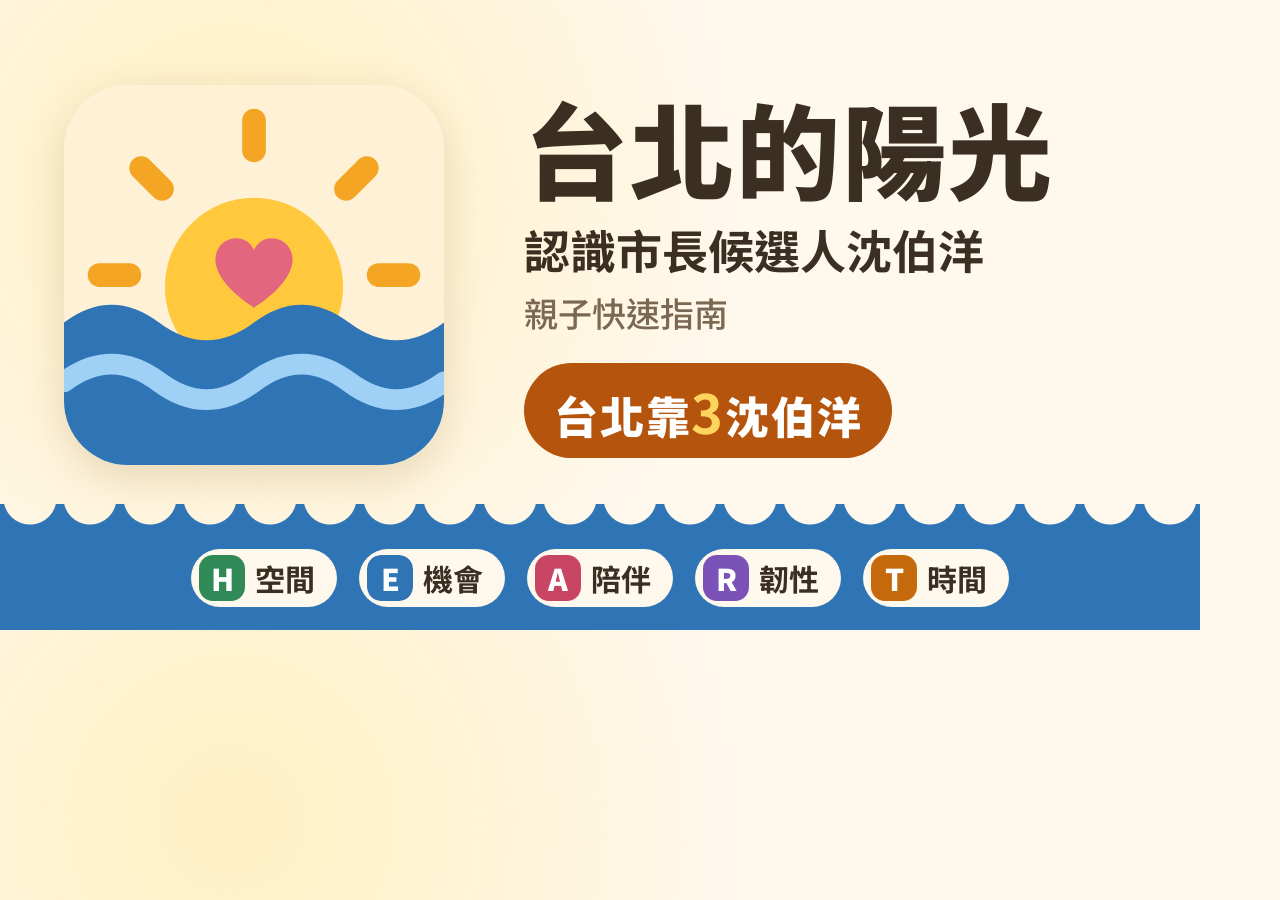
<file: tools/og-image.html>
<!doctype html>
<!-- 分享預覽圖（og:image）的原稿。重新產生：用瀏覽器 headless 以 1200x630 截圖存成 assets/og-image.png -->
<html lang="zh-Hant-TW">
<head>
<meta charset="utf-8">
<link rel="stylesheet" href="https://fonts.googleapis.com/css2?family=Noto+Sans+TC:wght@500;700;900&display=swap">
<style>
  * { box-sizing: border-box; margin: 0; }
  body { width: 1200px; height: 630px; overflow: hidden; font-family: "Noto Sans TC", "Microsoft JhengHei", sans-serif; color: #3b2f22;
    background: radial-gradient(circle at 18% 30%, #fff0c2 0, transparent 45%), #fff8ec; position: relative; }
  .wrap { position: absolute; inset: 0; display: grid; grid-template-columns: 420px 1fr; align-items: center; padding: 40px 64px 120px; gap: 40px; }
  .icon svg { width: 380px; height: 380px; display: block; border-radius: 64px; box-shadow: 0 12px 40px rgba(120, 80, 20, .18); }
  h1 { font-size: 104px; font-weight: 900; line-height: 1.05; letter-spacing: .02em; }
  .sub { font-size: 46px; font-weight: 700; margin-top: 14px; }
  .sub2 { font-size: 34px; font-weight: 500; color: #7a6852; margin-top: 6px; }
  .slogan { display: inline-block; margin-top: 26px; background: #b5540d; color: #fff; font-size: 44px; font-weight: 900; padding: 8px 30px; border-radius: 999px; letter-spacing: .04em; }
  .slogan b { color: #ffd45e; font-size: 54px; }
  .heart { position: absolute; left: 0; right: 0; bottom: 0; height: 104px; background: #2f74b5; display: flex; align-items: center; justify-content: center; gap: 22px; }
  .heart::before { content: ""; position: absolute; left: 0; right: 0; top: -22px; height: 24px;
    background: radial-gradient(circle at 30px -6px, transparent 26px, #2f74b5 27px) repeat-x; background-size: 60px 24px; }
  .chip { display: flex; align-items: center; gap: 10px; background: #fff8ec; border-radius: 999px; padding: 6px 22px 6px 8px; font-size: 30px; font-weight: 700; }
  .chip i { font-style: normal; width: 46px; height: 46px; border-radius: 14px; display: grid; place-items: center; color: #fff; font-weight: 900; font-size: 30px; }
</style>
</head>
<body>
  <div class="wrap">
    <div class="icon">
      <svg viewBox="0 0 64 64">
        <rect width="64" height="64" fill="#FFF1D6"/>
        <g stroke="#F5A524" stroke-width="4" stroke-linecap="round"><line x1="32" y1="6" x2="32" y2="11"/><line x1="13" y1="14" x2="16.5" y2="17.5"/><line x1="51" y1="14" x2="47.5" y2="17.5"/><line x1="6" y1="32" x2="11" y2="32"/><line x1="58" y1="32" x2="53" y2="32"/></g>
        <circle cx="32" cy="34" r="15" fill="#FFC83D"/>
        <path d="M32 37.5 C32 37.5 25.5 33.6 25.5 29.4 C25.5 27.2 27.2 25.8 29 25.8 C30.4 25.8 31.5 26.6 32 27.8 C32.5 26.6 33.6 25.8 35 25.8 C36.8 25.8 38.5 27.2 38.5 29.4 C38.5 33.6 32 37.5 32 37.5Z" fill="#E2677E"/>
        <path d="M0 40 q8 -6 16 0 t16 0 t16 0 t16 0 V64 H0Z" fill="#2F74B5"/>
        <path d="M0 50 q8 -6 16 0 t16 0 t16 0 t16 0" stroke="#9FD0F5" stroke-width="3.5" fill="none" stroke-linecap="round"/>
      </svg>
    </div>
    <div>
      <h1>台北的陽光</h1>
      <p class="sub">認識市長候選人沈伯洋</p>
      <p class="sub2">親子快速指南</p>
      <p class="slogan">台北靠<b>3</b>沈伯洋</p>
    </div>
  </div>
  <div class="heart">
    <span class="chip"><i style="background:#2f8a57">H</i>空間</span>
    <span class="chip"><i style="background:#2f74b5;outline:3px solid #fff8ec">E</i>機會</span>
    <span class="chip"><i style="background:#c84664">A</i>陪伴</span>
    <span class="chip"><i style="background:#7a52b8">R</i>韌性</span>
    <span class="chip"><i style="background:#c46a0c">T</i>時間</span>
  </div>
</body>
</html>
</file>
<file: assets/style.css>
/* 台北的陽光 — design system
   Tokens → base → layout → components. Mobile first. */

:root {
  --bg: #fff8ec;
  --bg-2: #fff1d6;
  --card: #ffffff;
  --text: #3b2f22;
  --muted: #7a6852;
  --line: #f0e0c4;
  --sun: #f5a524;
  --sun-soft: #fff0cc;
  --accent: #b5540d;          /* links, buttons (AA on cream) */
  --accent-strong: #8f3f06;
  --on-accent: #ffffff;
  --h: #2f8a57;  --h-soft: #e3f4ea;
  --e: #2f74b5;  --e-soft: #e3eefa;
  --a: #c84664;  --a-soft: #fbe6ec;
  --r: #7a52b8;  --r-soft: #efe8fa;
  --t: #c46a0c;  --t-soft: #fdeedb;
  --say: #a2441c; --say-soft: #fde9df;   /* 有人覺得 */
  --reply: #2f74b5; --reply-soft: #e3eefa; /* 他的回應 */
  --fact: #2f8a57; --fact-soft: #e3f4ea;   /* 查證看看 */
  --you: #7a52b8; --you-soft: #efe8fa;     /* 你怎麼看 */
  --shadow: 0 2px 0 rgba(181, 84, 13, .08), 0 8px 24px rgba(120, 80, 20, .08);
  --radius: 20px;
  --radius-sm: 12px;
  --tabbar-h: 64px;
}
@media (prefers-color-scheme: dark) {
  :root:not([data-theme="light"]) {
    --bg: #1d1812; --bg-2: #26201a; --card: #2a231b; --text: #f4eadb; --muted: #c2b29c; --line: #42372a;
    --sun: #ffbf47; --sun-soft: #3b2f1c; --accent: #ffb062; --accent-strong: #ffc98f; --on-accent: #2a1a08;
    --h: #6fd39a; --h-soft: #1f3529; --e: #7fb6ec; --e-soft: #1d2c3d; --a: #f08aa3; --a-soft: #3b2128;
    --r: #b99af0; --r-soft: #2e2540; --t: #ffae5a; --t-soft: #3b2a17;
    --say: #ff9b70; --say-soft: #3b231a; --reply: #7fb6ec; --reply-soft: #1d2c3d; --fact: #6fd39a; --fact-soft: #1f3529; --you: #b99af0; --you-soft: #2e2540;
    --shadow: 0 1px 0 rgba(0,0,0,.3), 0 8px 24px rgba(0,0,0,.25);
  }
}
:root[data-theme="dark"] {
  --bg: #1d1812; --bg-2: #26201a; --card: #2a231b; --text: #f4eadb; --muted: #c2b29c; --line: #42372a;
  --sun: #ffbf47; --sun-soft: #3b2f1c; --accent: #ffb062; --accent-strong: #ffc98f; --on-accent: #2a1a08;
  --h: #6fd39a; --h-soft: #1f3529; --e: #7fb6ec; --e-soft: #1d2c3d; --a: #f08aa3; --a-soft: #3b2128;
  --r: #b99af0; --r-soft: #2e2540; --t: #ffae5a; --t-soft: #3b2a17;
  --say: #ff9b70; --say-soft: #3b231a; --reply: #7fb6ec; --reply-soft: #1d2c3d; --fact: #6fd39a; --fact-soft: #1f3529; --you: #b99af0; --you-soft: #2e2540;
}

/* ---------- base ---------- */
* { box-sizing: border-box; }
html { scroll-behavior: smooth; -webkit-text-size-adjust: 100%; }
body {
  margin: 0;
  background: var(--bg);
  color: var(--text);
  font-family: "Noto Sans TC", "PingFang TC", "Microsoft JhengHei", sans-serif;
  font-size: 18px;
  line-height: 1.75;
  padding-bottom: calc(var(--tabbar-h) + env(safe-area-inset-bottom));
}
@media (min-width: 900px) { body { padding-bottom: 0; } }
img { max-width: 100%; display: block; }
a { color: var(--accent); text-underline-offset: 3px; word-break: break-word; }
a:hover { color: var(--accent-strong); }
h1, h2, h3 { line-height: 1.35; font-weight: 900; letter-spacing: .01em; }
h1 { font-size: clamp(1.8rem, 6vw, 2.6rem); margin: .2em 0 .4em; }
h2 { font-size: clamp(1.35rem, 4.4vw, 1.8rem); margin: 0 0 .6em; }
h3 { font-size: 1.15rem; margin: 0 0 .4em; }
p { margin: 0 0 .8em; }
ul, ol { padding-left: 1.3em; margin: 0 0 .8em; }
li + li { margin-top: .25em; }
strong, b { font-weight: 800; }
:focus-visible { outline: 3px solid var(--sun); outline-offset: 3px; border-radius: 6px; }
.sr-only { position: absolute; width: 1px; height: 1px; overflow: hidden; clip: rect(0 0 0 0); }

/* ---------- layout ---------- */
.wrap { max-width: 1040px; margin: 0 auto; padding: 0 16px; }
.narrow { max-width: 760px; }
.section { padding: 40px 0; }
.section.alt { background: var(--bg-2); }
.section-head { margin-bottom: 20px; }
.section-head .kicker { color: var(--accent); font-weight: 800; font-size: .95rem; margin: 0 0 4px; }
.section-head p.lead { color: var(--muted); margin: 0; }
.grid { display: grid; gap: 16px; }
.grid-2 { grid-template-columns: 1fr; }
.grid-3 { grid-template-columns: 1fr; }
.grid-5 { grid-template-columns: repeat(2, 1fr); }
@media (min-width: 640px) {
  .grid-2 { grid-template-columns: repeat(2, 1fr); }
  .grid-3 { grid-template-columns: repeat(2, 1fr); }
  .grid-5 { grid-template-columns: repeat(3, 1fr); }
}
@media (min-width: 900px) {
  .grid-3 { grid-template-columns: repeat(3, 1fr); }
  .grid-5 { grid-template-columns: repeat(5, 1fr); }
}

/* ---------- header / nav ---------- */
.site-header {
  position: sticky; top: 0; z-index: 20;
  background: color-mix(in srgb, var(--bg) 92%, transparent);
  backdrop-filter: blur(8px);
  border-bottom: 1px solid var(--line);
}
.site-header .wrap { display: flex; align-items: center; gap: 12px; min-height: 60px; }
.brand { display: flex; align-items: center; gap: 10px; color: var(--text); text-decoration: none; font-weight: 900; line-height: 1.25; }
.brand svg { flex: none; }
.brand small { display: block; font-weight: 500; color: var(--muted); font-size: .78rem; }
.top-nav { display: none; margin-left: auto; gap: 4px; }
.top-nav a { padding: 8px 16px; border-radius: 999px; text-decoration: none; color: var(--text); font-weight: 700; }
.top-nav a:hover { background: var(--sun-soft); }
.top-nav a[aria-current="page"] { background: var(--accent); color: var(--on-accent); }
@media (min-width: 900px) { .top-nav { display: flex; } }

.tabbar {
  position: fixed; left: 0; right: 0; bottom: 0; z-index: 30;
  display: grid; grid-template-columns: repeat(4, 1fr);
  height: calc(var(--tabbar-h) + env(safe-area-inset-bottom));
  padding-bottom: env(safe-area-inset-bottom);
  background: var(--card); border-top: 1px solid var(--line);
  box-shadow: 0 -4px 16px rgba(120, 80, 20, .08);
}
.tabbar a { display: flex; flex-direction: column; align-items: center; justify-content: center; gap: 2px; text-decoration: none; color: var(--muted); font-size: .8rem; font-weight: 700; }
.tabbar a .ico { font-size: 1.35rem; line-height: 1; }
.tabbar a[aria-current="page"] { color: var(--accent); }
.tabbar a[aria-current="page"] .ico { transform: translateY(-1px) scale(1.1); }
@media (min-width: 900px) { .tabbar { display: none; } }

.crumb { font-size: .9rem; color: var(--muted); padding-top: 16px; }
.crumb a { color: var(--muted); }

/* ---------- hero ---------- */
.hero { position: relative; overflow: hidden; padding: 40px 0 32px;
  background: radial-gradient(circle at 85% 0%, var(--sun-soft) 0, transparent 55%), linear-gradient(180deg, var(--bg-2), var(--bg)); }
.hero .wrap { display: grid; gap: 24px; align-items: center; }
@media (min-width: 760px) { .hero .wrap { grid-template-columns: 1.3fr 1fr; } }
.hero .eyebrow { display: inline-block; background: var(--card); border: 1px solid var(--line); border-radius: 999px; padding: 2px 12px; font-size: .9rem; font-weight: 700; color: var(--accent); }
.hero .sub { font-size: 1.15rem; font-weight: 700; color: var(--muted); margin: 0 0 12px; }
.hero .art { width: 100%; max-width: 320px; margin: 0 auto; }
.hero .art svg { width: 100%; height: auto; display: block; }
@media (max-width: 759px) { .hero .art { max-width: 240px; } }
.page-hero { padding: 24px 0 8px; }
.page-hero .lead { font-size: 1.1rem; color: var(--muted); max-width: 46em; }

/* ---------- buttons / chips ---------- */
.btn { display: inline-flex; align-items: center; gap: 8px; padding: 12px 22px; border-radius: 999px; font-weight: 800; text-decoration: none; border: 2px solid var(--accent); background: var(--accent); color: var(--on-accent); cursor: pointer; font-size: 1rem; }
.btn:hover { background: var(--accent-strong); border-color: var(--accent-strong); color: var(--on-accent); }
.btn.ghost { background: transparent; color: var(--accent); }
.btn.ghost:hover { background: var(--sun-soft); color: var(--accent-strong); }
.btn-row { display: flex; flex-wrap: wrap; gap: 10px; margin-top: 16px; }
.chip { display: inline-flex; align-items: center; gap: 4px; padding: 2px 10px; border-radius: 999px; background: var(--sun-soft); color: var(--accent-strong); font-size: .82rem; font-weight: 800; white-space: nowrap; }
.chips { display: flex; flex-wrap: wrap; gap: 8px; }
button.chip { border: 2px solid transparent; cursor: pointer; font: inherit; font-size: .92rem; padding: 6px 14px; }
button.chip[aria-pressed="true"] { background: var(--accent); color: var(--on-accent); }

/* ---------- cards ---------- */
.card { background: var(--card); border: 1px solid var(--line); border-radius: var(--radius); padding: 20px; box-shadow: var(--shadow); }
.card > :last-child { margin-bottom: 0; }
a.card { display: block; color: var(--text); text-decoration: none; transition: transform .15s ease; }
a.card:hover { transform: translateY(-3px); color: var(--text); }
.card .emoji { font-size: 2rem; line-height: 1; margin-bottom: 8px; display: block; }
.card .go { color: var(--accent); font-weight: 800; margin-top: 8px; display: inline-block; }

.door { text-align: center; padding: 28px 20px; }
.door svg { margin: 0 auto 10px; }

/* big number */
.stat { text-align: center; }
.stat .num { font-size: clamp(2rem, 8vw, 2.8rem); font-weight: 900; color: var(--accent); line-height: 1.1; display: block; }
.stat .unit { font-size: 1rem; font-weight: 800; }
.stat .label { color: var(--muted); font-size: .95rem; }

.stats { display: grid; gap: 10px; grid-template-columns: repeat(3, 1fr); }
.stats .card { padding: 14px 8px; }
.stats .num { font-size: clamp(1.5rem, 7vw, 2.4rem); }
.stats .label { font-size: .85rem; display: block; line-height: 1.4; }

/* callouts */
.note { background: var(--sun-soft); border-radius: var(--radius-sm); padding: 14px 16px; font-size: .95rem; margin: 16px 0; }
.note strong:first-child { color: var(--accent-strong); }
.src { font-size: .85rem; color: var(--muted); }
.src a { color: var(--muted); }
.src::before { content: ""; display: inline-block; width: 1.1em; height: 1.1em; vertical-align: -.2em; margin-right: .3em; background: var(--accent); -webkit-mask: var(--mini-link) center / contain no-repeat; mask: var(--mini-link) center / contain no-repeat; }

/* policy card (title = question, body keeps policy name) */
.policy { position: relative; }
.policy .q { font-size: 1.15rem; font-weight: 900; margin: 0 0 6px; }
.policy .name { display: inline-block; font-weight: 900; padding: 0 8px; border-radius: 8px; background: var(--sun-soft); color: var(--accent-strong); margin-right: 4px; }
.policy .big { font-size: 1.8rem; font-weight: 900; color: var(--accent); line-height: 1.2; display: block; margin: 6px 0; }
.policy .big small { font-size: .95rem; color: var(--muted); font-weight: 700; }

/* letter themes */
.letter { display: inline-grid; place-items: center; width: 56px; height: 56px; border-radius: 18px; font-weight: 900; font-size: 1.9rem; color: #fff; flex: none; }
.L-H { --c: var(--h); --cs: var(--h-soft); } .L-E { --c: var(--e); --cs: var(--e-soft); } .L-A { --c: var(--a); --cs: var(--a-soft); }
.L-R { --c: var(--r); --cs: var(--r-soft); } .L-T { --c: var(--t); --cs: var(--t-soft); }
.letter { background: var(--c); }
@media (prefers-color-scheme: dark) { :root:not([data-theme="light"]) .letter { color: #1d1812; } }
.heart-card { border-top: 6px solid var(--c); }
.heart-card .letter { width: 48px; height: 48px; font-size: 1.6rem; border-radius: 14px; margin-bottom: 8px; }
.heart-card h3 { margin-bottom: 4px; }
.heart-block { border-radius: calc(var(--radius) + 6px); background: var(--cs); padding: 20px 16px; margin: 0 0 28px; scroll-margin-top: 80px; }
@media (min-width: 640px) { .heart-block { padding: 28px; } }
.heart-block > header { display: flex; gap: 14px; align-items: center; margin-bottom: 16px; }
.heart-block > header h2 { margin: 0; }
.heart-block > header p { margin: 0; color: var(--muted); font-weight: 700; }
.heart-block .policy { border-top: 4px solid var(--c); }
.heart-block .policy .name { background: var(--cs); color: var(--c); }
@media (prefers-color-scheme: dark) { :root:not([data-theme="light"]) .heart-block .policy .name { color: var(--c); } }

/* see-more */
details.more { margin-top: 8px; }
details.more > summary { cursor: pointer; font-weight: 800; color: var(--accent); list-style: none; display: inline-flex; align-items: center; gap: 6px; }
details.more > summary::-webkit-details-marker { display: none; }
details.more > summary::before { content: "＋"; display: inline-grid; place-items: center; width: 22px; height: 22px; border-radius: 50%; background: var(--sun-soft); font-size: .9rem; }
details.more[open] > summary::before { content: "－"; }
details.more > div { padding-top: 8px; font-size: .96rem; }

/* 想一想 flip card */
.think-cards { display: grid; gap: 12px; grid-template-columns: 1fr; }
@media (min-width: 640px) { .think-cards { grid-template-columns: repeat(3, 1fr); } }
details.flip { background: var(--card); border: 2px dashed var(--sun); border-radius: var(--radius); padding: 16px; min-height: 108px; }
details.flip > summary { cursor: pointer; list-style: none; font-weight: 900; display: flex; align-items: center; gap: 10px; }
details.flip > summary::-webkit-details-marker { display: none; }
details.flip > summary .hint { font-weight: 500; color: var(--muted); font-size: .9rem; display: block; }
details.flip > summary .bubble { font-size: 1.8rem; }
details.flip[open] { border-style: solid; background: var(--sun-soft); }
details.flip[open] > summary .hint { display: none; }
details.flip p { margin: 10px 0 0; font-weight: 700; }

/* video card */
.vgrid { display: grid; gap: 16px; grid-template-columns: 1fr; }
@media (min-width: 560px) { .vgrid { grid-template-columns: repeat(2, 1fr); } }
@media (min-width: 900px) { .vgrid { grid-template-columns: repeat(3, 1fr); } }
.vcard { background: var(--card); border: 1px solid var(--line); border-radius: var(--radius); overflow: hidden; box-shadow: var(--shadow); display: flex; flex-direction: column; }
.vcard .thumb { position: relative; display: block; aspect-ratio: 16 / 9; background: var(--bg-2); }
.vcard .thumb img { width: 100%; height: 100%; object-fit: cover; }
.vcard .thumb .play { position: absolute; inset: auto 10px 10px auto; background: rgba(0,0,0,.72); color: #fff; border-radius: 999px; padding: 2px 10px; font-size: .8rem; font-weight: 800; }
.vcard .body { padding: 14px 16px 16px; display: flex; flex-direction: column; gap: 6px; flex: 1; }
.vcard h3 { font-size: 1.05rem; margin: 0; }
.vcard h3 a { color: var(--text); text-decoration: none; }
.vcard h3 a:hover { color: var(--accent); }
.vcard .meta { color: var(--muted); font-size: .85rem; }
.vcard p { margin: 0; font-size: .95rem; }
.vcard .why { font-size: .92rem; background: var(--sun-soft); border-radius: 10px; padding: 8px 10px; }
.vcard .caveat { font-size: .85rem; color: var(--muted); }

/* video database list */
.db-tools { position: sticky; top: 61px; z-index: 10; background: var(--bg); padding: 12px 0; border-bottom: 1px solid var(--line); }
.db-tools input[type="search"] { width: 100%; font: inherit; padding: 12px 16px; border-radius: 999px; border: 2px solid var(--line); background: var(--card); color: var(--text); margin-bottom: 10px; }
.db-tools input[type="search"]:focus { border-color: var(--sun); outline: none; }
.db-count { color: var(--muted); font-size: .9rem; margin: 12px 0; }
.vlist { list-style: none; padding: 0; margin: 0; display: grid; gap: 10px; }
.vrow { display: grid; grid-template-columns: 120px 1fr; gap: 12px; background: var(--card); border: 1px solid var(--line); border-radius: var(--radius-sm); padding: 10px; margin: 0 !important; }
.vrow img { width: 120px; aspect-ratio: 16 / 9; object-fit: cover; border-radius: 8px; background: var(--bg-2); }
.vrow .t { font-weight: 800; font-size: .98rem; line-height: 1.45; display: block; }
.vrow .t a { color: var(--text); text-decoration: none; }
.vrow .t a:hover { color: var(--accent); }
.vrow .m { color: var(--muted); font-size: .82rem; }
.vrow .n { font-size: .88rem; }
.vrow[hidden] { display: none; }
@media (min-width: 640px) { .vrow { grid-template-columns: 168px 1fr; } .vrow img { width: 168px; } }

/* 思辨題 */
.debate { scroll-margin-top: 80px; }
.debate h3 { font-size: 1.25rem; }
.steps { display: grid; gap: 10px; margin-top: 12px; }
.step { border-radius: var(--radius-sm); padding: 12px 14px; border-left: 6px solid var(--c); background: var(--cs); }
.step .lab { font-weight: 900; color: var(--c); font-size: .9rem; display: block; margin-bottom: 2px; }
.step p:last-child, .step ul:last-child { margin-bottom: 0; }
.s-say { --c: var(--say); --cs: var(--say-soft); }
.s-reply { --c: var(--reply); --cs: var(--reply-soft); }
.s-fact { --c: var(--fact); --cs: var(--fact-soft); }
.s-you { --c: var(--you); --cs: var(--you-soft); }

/* timeline */
.timeline { list-style: none; padding: 0; margin: 0; position: relative; }
.timeline::before { content: ""; position: absolute; left: 22px; top: 8px; bottom: 8px; width: 4px; border-radius: 4px; background: var(--sun); opacity: .5; }
.timeline li { position: relative; padding: 0 0 18px 60px; margin: 0; }
.timeline li .dot { position: absolute; left: 0; top: 0; width: 48px; height: 48px; border-radius: 50%; display: grid; place-items: center; background: var(--card); border: 3px solid var(--sun); font-size: 1.4rem; }
.timeline li b { display: block; }

/* vote box */
.vote { background: var(--card); border: 3px solid var(--sun); border-radius: var(--radius); padding: 18px 20px; box-shadow: var(--shadow); }
.vote .big { font-size: clamp(1.6rem, 6vw, 2.2rem); font-weight: 900; color: var(--accent); line-height: 1.2; }
.vote ul { margin: 8px 0 0; }

/* tables */
.table-wrap { overflow-x: auto; border-radius: var(--radius-sm); border: 1px solid var(--line); background: var(--card); }
table { border-collapse: collapse; width: 100%; font-size: .95rem; }
th, td { padding: 10px 12px; text-align: left; vertical-align: top; border-bottom: 1px solid var(--line); }
th { background: var(--sun-soft); white-space: nowrap; }
tr:last-child td { border-bottom: 0; }

/* source list */
.srclist { columns: 1; }
@media (min-width: 760px) { .srclist { columns: 2; column-gap: 32px; } }
.srclist li { break-inside: avoid; font-size: .92rem; }

/* footer */
.site-footer { border-top: 1px solid var(--line); padding: 28px 0 36px; color: var(--muted); font-size: .9rem; text-align: center; }
.site-footer nav { display: flex; flex-wrap: wrap; justify-content: center; gap: 6px 16px; margin-bottom: 10px; }
.site-footer a { color: var(--muted); }

@media (prefers-reduced-motion: reduce) { * { scroll-behavior: auto !important; transition: none !important; } }

/* ---------- 60 秒認識他：限時動態式輪播 ---------- */
.story { position: relative; padding: 16px 0 8px; background: linear-gradient(180deg, var(--bg-2), var(--bg)); }
.story-frame { position: relative; max-width: 560px; margin: 0 auto; border-radius: 28px; overflow: hidden; box-shadow: var(--shadow); background: var(--card); }
.story-track { display: flex; overflow-x: auto; scroll-snap-type: x mandatory; scrollbar-width: none; scroll-behavior: smooth; }
.story-track::-webkit-scrollbar { display: none; }
.slide { flex: 0 0 100%; scroll-snap-align: start; min-height: min(78vh, 600px); padding: 44px 24px 92px; display: flex; flex-direction: column; justify-content: center; gap: 10px; position: relative; overflow: hidden;
  background: radial-gradient(circle at 80% 10%, color-mix(in srgb, var(--sc) 30%, transparent) 0, transparent 55%), linear-gradient(160deg, color-mix(in srgb, var(--sc) 18%, var(--card)), var(--card)); }
.slide .big-emoji { font-size: 4.2rem; line-height: 1; width: 104px; height: 104px; border-radius: 50%; display: grid; place-items: center; background: var(--card); box-shadow: var(--shadow); }
.slide .facet { display: inline-block; align-self: flex-start; padding: 2px 14px; border-radius: 999px; background: var(--sc); color: #fff; font-weight: 900; letter-spacing: .1em; }
@media (prefers-color-scheme: dark) { :root:not([data-theme="light"]) .slide .facet { color: #1d1812; } }
.slide h2 { font-size: clamp(1.6rem, 6.5vw, 2.2rem); margin: 0; }
.slide p { font-size: 1.08rem; margin: 0; }
.slide .clip { display: flex; gap: 12px; align-items: center; margin-top: 8px; background: var(--card); border-radius: 16px; padding: 8px; text-decoration: none; color: var(--text); box-shadow: var(--shadow); max-width: 420px; }
.slide .clip img { width: 112px; aspect-ratio: 16/9; object-fit: cover; border-radius: 10px; flex: none; }
.slide .clip span { font-size: .9rem; font-weight: 800; line-height: 1.4; }
.slide .clip span small { display: block; font-weight: 500; color: var(--muted); }
.s-intro { --sc: var(--sun); } .s-learn { --sc: var(--e); } .s-career { --sc: var(--h); } .s-brave { --sc: var(--r); } .s-love { --sc: var(--a); } .s-eq { --sc: var(--t); } .s-heart { --sc: var(--sun); }
.s-intro h1 { margin: 0; font-size: clamp(2.4rem, 11vw, 3.4rem); }
.s-intro .rise { animation: rise 1.6s ease-out both; }
@keyframes rise { from { transform: translateY(40px) scale(.8); opacity: 0; } to { transform: none; opacity: 1; } }
.slide.on .pop { animation: pop .6s ease-out both; }
.slide.on .pop:nth-child(2) { animation-delay: .1s; } .slide.on .pop:nth-child(3) { animation-delay: .2s; } .slide.on .pop:nth-child(4) { animation-delay: .3s; } .slide.on .pop:nth-child(5) { animation-delay: .4s; } .slide.on .pop:nth-child(6) { animation-delay: .5s; }
@keyframes pop { from { transform: translateY(14px); opacity: 0; } to { transform: none; opacity: 1; } }
.facets5 { display: flex; flex-wrap: wrap; gap: 6px; }
.facets5 span { padding: 2px 10px; border-radius: 999px; background: var(--card); font-weight: 800; font-size: .92rem; box-shadow: var(--shadow); }
.story-bars { position: absolute; top: 12px; left: 16px; right: 16px; display: flex; gap: 4px; z-index: 3; }
.story-bars i { flex: 1; height: 4px; border-radius: 4px; background: color-mix(in srgb, var(--text) 18%, transparent); overflow: hidden; }
.story-bars i b { display: block; height: 100%; width: 0; background: var(--accent); }
.story-bars i.done b { width: 100%; }
.story-ctrl { position: absolute; left: 0; right: 0; bottom: 14px; display: flex; justify-content: center; align-items: center; gap: 10px; z-index: 3; }
.story-ctrl button { font: inherit; font-weight: 800; border: 0; border-radius: 999px; padding: 8px 14px; background: var(--card); color: var(--text); box-shadow: var(--shadow); cursor: pointer; min-width: 44px; min-height: 44px; }
.story-ctrl .next { background: var(--accent); color: var(--on-accent); }
.story-skip { display: block; text-align: center; margin: 10px auto 0; font-weight: 800; }
.story-note { text-align: center; font-size: .8rem; color: var(--muted); margin: 6px 16px 0; }
.no-js .story-bars, .no-js .story-ctrl { display: none; }
@media (prefers-reduced-motion: reduce) { .s-intro .rise, .slide.on .pop { animation: none; } }

/* story chapters (kids page) */
.chapter { border-left: 6px solid var(--sc); padding: 4px 0 4px 16px; margin-bottom: 22px; }
.chapter h3 { display: flex; align-items: center; gap: 8px; }
.chapter h3 .facet { padding: 0 12px; border-radius: 999px; background: var(--sc); color: #fff; font-size: .95rem; }
.chapter ul { list-style: none; padding: 0; }
.chapter li { padding-left: 1.6em; position: relative; }
.chapter li::before { content: "●"; color: var(--sc); position: absolute; left: .3em; font-size: .8em; top: .25em; }
.s-intro .rise svg { width: 100%; height: auto; display: block; }
.threads-embed { background: var(--bg-2); min-height: 120px; display: grid; place-items: center; padding: 8px; }
.threads-embed iframe { max-width: 100% !important; }
.threads-fallback { display: inline-flex; padding: 14px 20px; border-radius: 999px; background: var(--accent); color: var(--on-accent); font-weight: 800; text-decoration: none; }

/* ---------- 插畫風項目符號：小太陽（一般清單）、小愛心（故事章節） ---------- */
:root {
  --mini-sun: url("data:image/svg+xml,%3Csvg xmlns='http://www.w3.org/2000/svg' viewBox='0 0 24 24'%3E%3Ccircle cx='12' cy='12' r='5.5'/%3E%3Cg stroke='%23000' stroke-width='2.4' stroke-linecap='round'%3E%3Cpath d='M12 1.8v2.6M12 19.6v2.6M1.8 12h2.6M19.6 12h2.6M4.8 4.8l1.8 1.8M17.4 17.4l1.8 1.8M4.8 19.2l1.8-1.8M17.4 6.6l1.8-1.8'/%3E%3C/g%3E%3C/svg%3E");
  --mini-heart: url("data:image/svg+xml,%3Csvg xmlns='http://www.w3.org/2000/svg' viewBox='0 0 24 24'%3E%3Cpath d='M12 21s-8.5-5.2-8.5-11.2C3.5 6.6 5.9 4.5 8.4 4.5c1.7 0 3 .9 3.6 2.2.6-1.3 1.9-2.2 3.6-2.2 2.5 0 4.9 2.1 4.9 5.3C20.5 15.8 12 21 12 21z'/%3E%3C/svg%3E");
}
main ul:not(.vlist):not(.timeline):not(.chips) { list-style: none; padding-left: 1.7em; }
main ul:not(.vlist):not(.timeline):not(.chips) > li { position: relative; }
main ul:not(.vlist):not(.timeline):not(.chips) > li::before {
  content: ""; position: absolute; left: -1.45em; top: .42em; width: 1em; height: 1em;
  background: var(--bullet, var(--sun));
  -webkit-mask: var(--mini-sun) center / contain no-repeat; mask: var(--mini-sun) center / contain no-repeat;
}
.chapter ul > li::before { content: "" !important; --bullet: var(--sc); -webkit-mask-image: var(--mini-heart) !important; mask-image: var(--mini-heart) !important; left: -1.45em !important; top: .45em !important; width: .95em; height: .95em; color: inherit; font-size: inherit; }
.chapter ul { padding-left: 1.7em !important; }
.chapter li { padding-left: 0 !important; }
main ol li::marker { color: var(--accent); font-weight: 900; }
:root { --mini-link: url("data:image/svg+xml,%3Csvg xmlns='http://www.w3.org/2000/svg' viewBox='0 0 24 24' fill='none' stroke='%23000' stroke-width='2.8' stroke-linecap='round'%3E%3Cpath d='M10 14a4.5 4.5 0 0 0 6.4 0l3-3a4.5 4.5 0 0 0-6.4-6.4l-1.2 1.2'/%3E%3Cpath d='M14 10a4.5 4.5 0 0 0-6.4 0l-3 3a4.5 4.5 0 0 0 6.4 6.4l1.2-1.2'/%3E%3Ccircle cx='20' cy='20' r='2.6' fill='%23000' stroke='none'/%3E%3C/svg%3E"); }
.ico-link { display: inline-block; width: 1em; height: 1em; vertical-align: -.12em; background: var(--sun); -webkit-mask: var(--mini-link) center / contain no-repeat; mask: var(--mini-link) center / contain no-repeat; }
.card .emoji.ico-link { width: 2rem; height: 2rem; }

/* ---------- 插畫風圖示（取代 emoji） ---------- */
.ic { display: inline-block; width: 1.15em; height: 1.15em; vertical-align: -.22em; flex: none; }
.card .emoji .ic, .card > .emoji.ic { width: 2.4rem; height: 2.4rem; }
.big-emoji .ic { width: .72em; height: .72em; vertical-align: 0; }
.timeline .dot .ic { width: 1.6rem; height: 1.6rem; vertical-align: 0; }
.tabbar .ico .ic { width: 1.6rem; height: 1.6rem; vertical-align: 0; }
details.flip > summary .bubble .ic { width: 2.2rem; height: 2.2rem; }
.vcard .thumb .play .ic { width: .9em; height: .9em; vertical-align: -.1em; }
.story-ctrl button { display: inline-flex; align-items: center; justify-content: center; gap: 6px; }
.story-ctrl button .ic { width: 1.15rem; height: 1.15rem; vertical-align: 0; }
.story-ctrl button [hidden] { display: none; }
.story-ctrl button span { display: inline-flex; align-items: center; gap: 6px; }
.facets5 .ic, .chip .ic { width: 1.1em; height: 1.1em; }
h1 .ic, h2 .ic { width: 1.1em; height: 1.1em; vertical-align: -.18em; }
.slide .tagline { font-size: 1.08rem; font-weight: 700; color: var(--accent-strong); border-left: 4px solid var(--sun); padding: 2px 0 2px 12px; margin: -2px 0 2px; }
</file>
